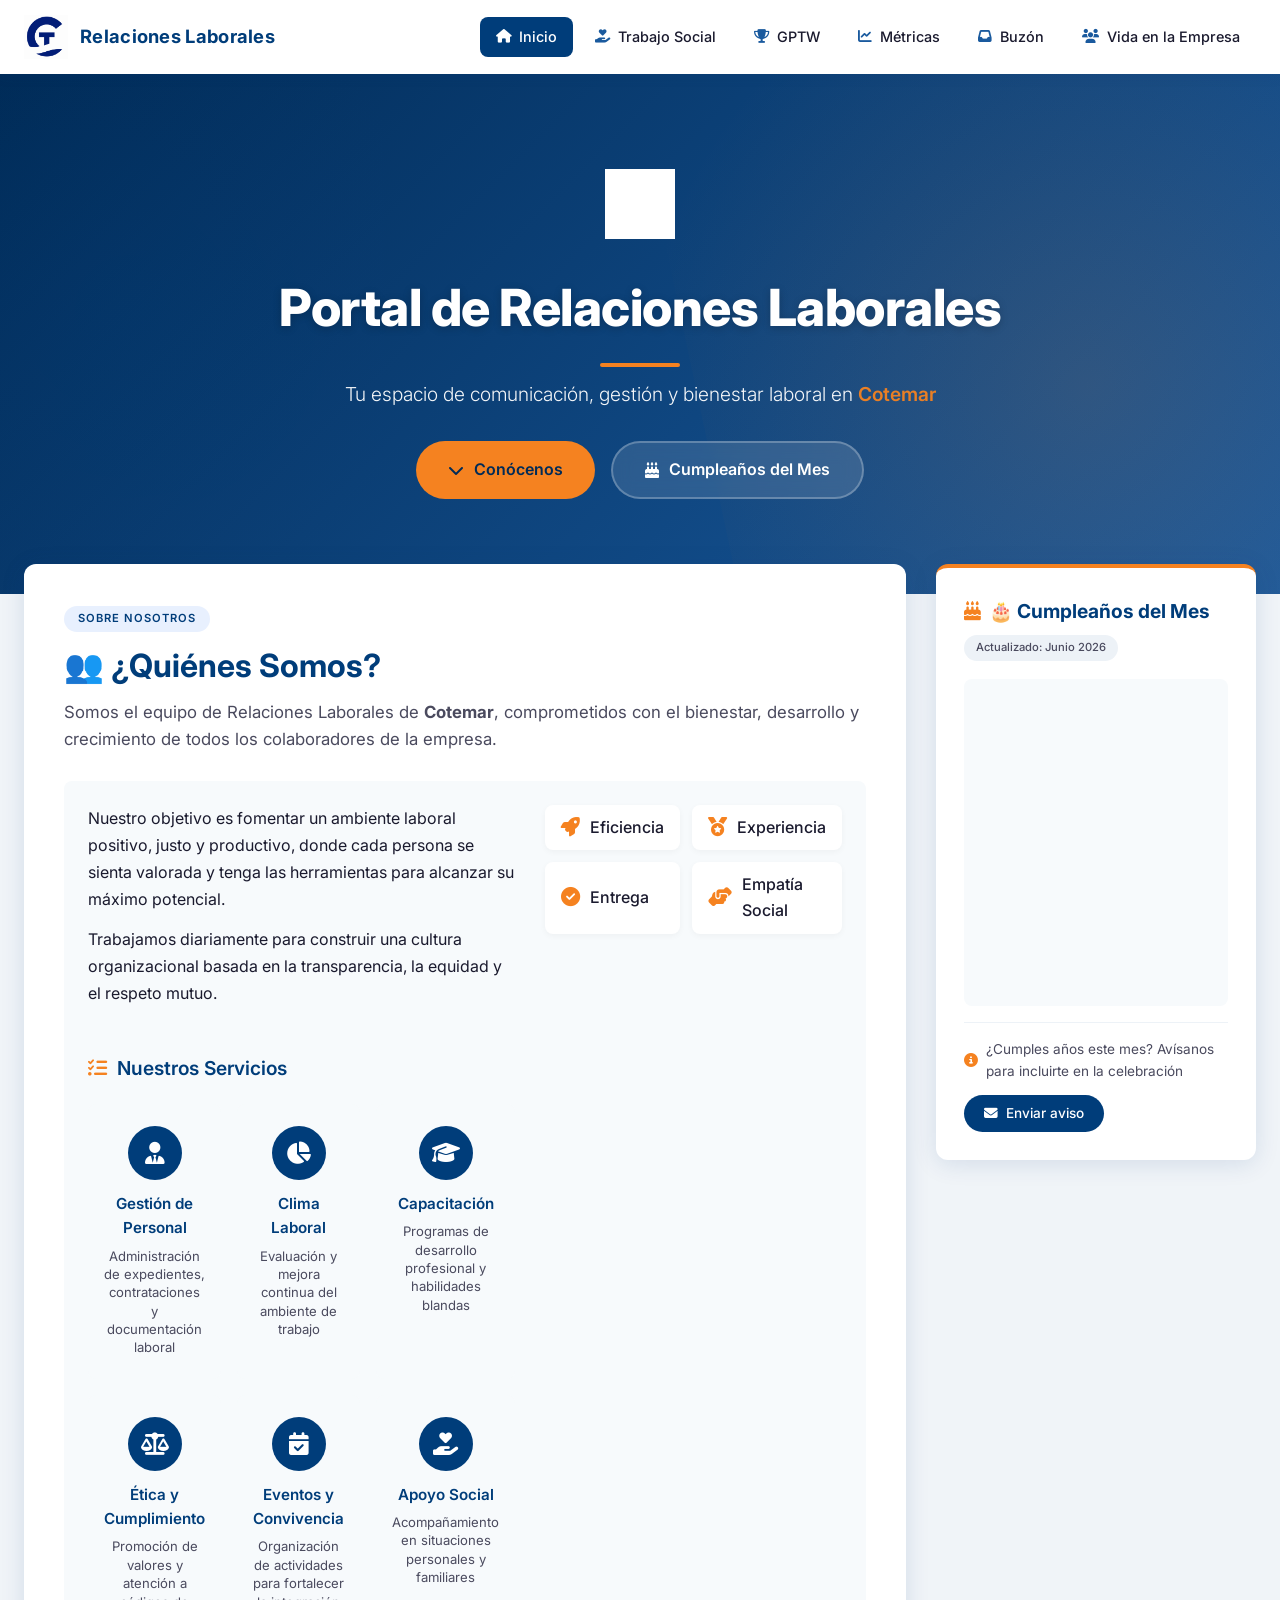
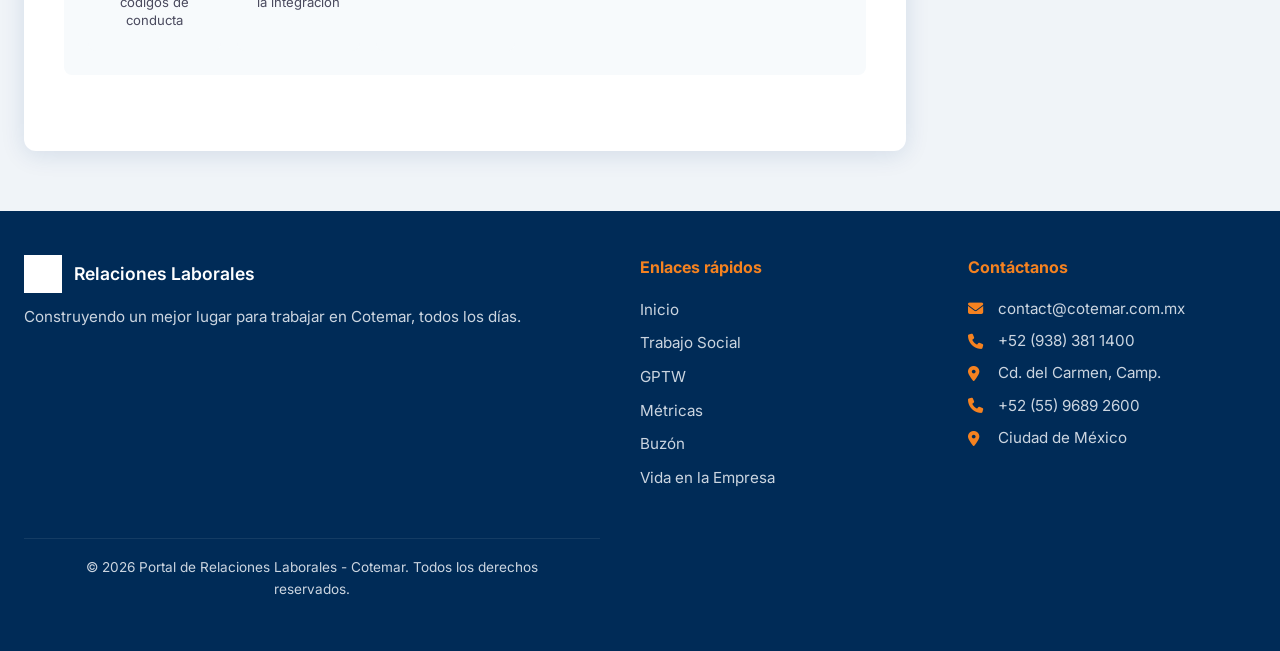
<file: index.html>
<!DOCTYPE html>
<html lang="es">
<head>
    <meta charset="UTF-8" />
    <meta name="viewport" content="width=device-width, initial-scale=1.0" />
    <title>Portal Cotemar | Relaciones Laborales</title>

    <link rel="preconnect" href="https://fonts.googleapis.com" />
    <link rel="preconnect" href="https://fonts.gstatic.com" crossorigin />
    <link href="https://fonts.googleapis.com/css2?family=Inter:wght@300;400;500;600;700;800;900&display=swap" rel="stylesheet" />

    <link rel="stylesheet" href="https://cdnjs.cloudflare.com/ajax/libs/font-awesome/6.5.0/css/all.min.css" />

    <link rel="stylesheet" href="css/styles.css" />
    <link rel="stylesheet" href="css/index.css" />
    <link rel="icon" type="image/png" href="assets/images/banner/logo-cotemar.png">
</head>
<body>

    <header class="main-header">
        <nav class="nav-container">
            <div class="nav-logo">
                <a href="index.html">
                    <img src="assets/images/banner/logo-cotemar.png" alt="Cotemar" class="logo-img" />
                    <span class="logo-text">Relaciones Laborales</span>
                </a>
            </div>

            <button class="nav-toggle" id="navToggle" aria-label="Abrir menú">
                <i class="fas fa-bars"></i>
            </button>

            <ul class="nav-menu" id="navMenu">
                <li><a href="index.html" class="active"><i class="fas fa-home"></i> Inicio</a></li>
                <li><a href="trabajo-social.html"><i class="fas fa-hand-holding-heart"></i> Trabajo Social</a></li>
                <li><a href="gptw.html"><i class="fas fa-trophy"></i> GPTW</a></li>
                <li><a href="metricas.html"><i class="fas fa-chart-line"></i> Métricas</a></li>
                <li><a href="buzon.html"><i class="fas fa-inbox"></i> Buzón</a></li>
                <li><a href="vida-empresa.html"><i class="fas fa-users"></i> Vida en la Empresa</a></li>
            </ul>
        </nav>
    </header>

    <section class="hero-banner">
        <div class="hero-overlay">
            <div class="hero-content">
                <div class="hero-logo-container">
                    <img src="assets/images/banner/logo-cotemar.png" alt="Cotemar" class="hero-logo" />
                </div>
                <h1 class="hero-title">Portal de Relaciones Laborales</h1>
                <p class="hero-subtitle">
                    Tu espacio de comunicación, gestión y bienestar laboral en <strong>Cotemar</strong>
                </p>
                <div class="hero-buttons">
                    <a href="#quienes-somos" class="btn-primary">
                        <i class="fas fa-chevron-down"></i> Conócenos
                    </a>
                    <a href="#cumpleanos" class="btn-secondary">
                        <i class="fas fa-birthday-cake"></i> Cumpleaños del Mes
                    </a>
                </div>
            </div>
        </div>
    </section>

    <main class="main-content">
        <div class="content-grid">

            <section class="section-quienes-somos" id="quienes-somos">
                <div class="section-header">
                    <span class="section-badge">Sobre Nosotros</span>
                    <h2 class="section-title">👥 ¿Quiénes Somos?</h2>
                    <p class="section-description">
                        Somos el equipo de Relaciones Laborales de <strong>Cotemar</strong>, comprometidos con el bienestar,
                        desarrollo y crecimiento de todos los colaboradores de la empresa.
                    </p>
                </div>

                <div class="equipo-descripcion">
                    <div class="equipo-texto">
                        <p>
                            Nuestro objetivo es fomentar un ambiente laboral positivo, justo y productivo,
                            donde cada persona se sienta valorada y tenga las herramientas para alcanzar su máximo potencial.
                        </p>
                        <p>
                            Trabajamos diariamente para construir una cultura organizacional basada en la transparencia,
                            la equidad y el respeto mutuo.
                        </p>
                    </div>
<div class="equipo-valores">
    <div class="valor-item">
        <i class="fas fa-rocket"></i>
        <span>Eficiencia</span>
    </div>
    <div class="valor-item">
        <i class="fas fa-medal"></i>
        <span>Experiencia</span>
    </div>
    <div class="valor-item">
        <i class="fas fa-check-circle"></i>
        <span>Entrega</span>
    </div>
    <div class="valor-item">
        <i class="fas fa-hands-helping"></i>
        <span>Empatía Social</span>
    </div>
</div>
                
                

                <div class="servicios-catalogo">
                    <h3 class="servicios-titulo">
                        <i class="fas fa-list-check"></i> Nuestros Servicios
                    </h3>
                    <div class="servicios-grid">
                        <div class="servicio-card">
                            <div class="servicio-icon"><i class="fas fa-user-tie"></i></div>
                            <h4>Gestión de Personal</h4>
                            <p>Administración de expedientes, contrataciones y documentación laboral</p>
                        </div>
                        <div class="servicio-card">
                            <div class="servicio-icon"><i class="fas fa-chart-pie"></i></div>
                            <h4>Clima Laboral</h4>
                            <p>Evaluación y mejora continua del ambiente de trabajo</p>
                        </div>
                        <div class="servicio-card">
                            <div class="servicio-icon"><i class="fas fa-graduation-cap"></i></div>
                            <h4>Capacitación</h4>
                            <p>Programas de desarrollo profesional y habilidades blandas</p>
                        </div>
                        <div class="servicio-card">
                            <div class="servicio-icon"><i class="fas fa-scale-balanced"></i></div>
                            <h4>Ética y Cumplimiento</h4>
                            <p>Promoción de valores y atención a códigos de conducta</p>
                        </div>
                        <div class="servicio-card">
                            <div class="servicio-icon"><i class="fas fa-calendar-check"></i></div>
                            <h4>Eventos y Convivencia</h4>
                            <p>Organización de actividades para fortalecer la integración</p>
                        </div>
                        <div class="servicio-card">
                            <div class="servicio-icon"><i class="fas fa-hand-holding-heart"></i></div>
                            <h4>Apoyo Social</h4>
                            <p>Acompañamiento en situaciones personales y familiares</p>
                        </div>
                    </div>
                </div>
            </section>

            <aside class="widget-cumpleanos" id="cumpleanos">
                <div class="widget-header">
                    <h3><i class="fas fa-birthday-cake"></i> 🎂 Cumpleaños del Mes</h3>
                    <span class="widget-badge">Actualizado: Junio 2026</span>
                </div>

                <div class="widget-content">
                    <div class="slides-embed">
                        <iframe
                            src="https://docs.google.com/presentation/d/e/TU_ID_DE_PRESENTACION/embed?start=true&loop=true&delayms=5000"
                            frameborder="0"
                            allowfullscreen="true"
                            mozallowfullscreen="true"
                            webkitallowfullscreen="true"
                            class="slides-frame">
                        </iframe>
                    </div>

                    <div class="widget-footer">
                        <p class="widget-nota">
                            <i class="fas fa-info-circle"></i>
                            ¿Cumples años este mes? Avísanos para incluirte en la celebración
                        </p>
                        <a href="#" class="btn-widget">
                            <i class="fas fa-envelope"></i> Enviar aviso
                        </a>
                    </div>
                </div>
            </aside>
        </div>
    </main>

    <footer class="main-footer">
        <div class="footer-container">
            <div class="footer-info">
                <div class="footer-logo">
                    <img src="assets/images/banner/logo-cotemar.png" alt="Cotemar" class="footer-logo-img" />
                    <span>Relaciones Laborales</span>
                </div>
                <p class="footer-desc">
                    Construyendo un mejor lugar para trabajar en Cotemar, todos los días.
                </p>
            </div>

            <div class="footer-links">
                <h4>Enlaces rápidos</h4>
                <ul>
                    <li><a href="index.html">Inicio</a></li>
                    <li><a href="trabajo-social.html">Trabajo Social</a></li>
                    <li><a href="gptw.html">GPTW</a></li>
                    <li><a href="metricas.html">Métricas</a></li>
                    <li><a href="buzon.html">Buzón</a></li>
                    <li><a href="vida-empresa.html">Vida en la Empresa</a></li>
                </ul>
            </div>
        <div class="footer-contact">
    <h4>Contáctanos</h4>
    <ul>
        <li><i class="fas fa-envelope"></i> contact@cotemar.com.mx</li>
        <li><i class="fas fa-phone"></i> +52 (938) 381 1400</li>
        <li><i class="fas fa-map-marker-alt"></i> Cd. del Carmen, Camp.</li>
        <li><i class="fas fa-phone"></i> +52 (55) 9689 2600</li>
        <li><i class="fas fa-map-marker-alt"></i> Ciudad de México</li>
    </ul>
</div>

        <div class="footer-bottom">
            <p>&copy; 2026 Portal de Relaciones Laborales - Cotemar. Todos los derechos reservados.</p>
        </div>
    </footer>

    <script src="js/main.js"></script>
    <script src="js/index.js"></script>
</body>
</html>
</file>
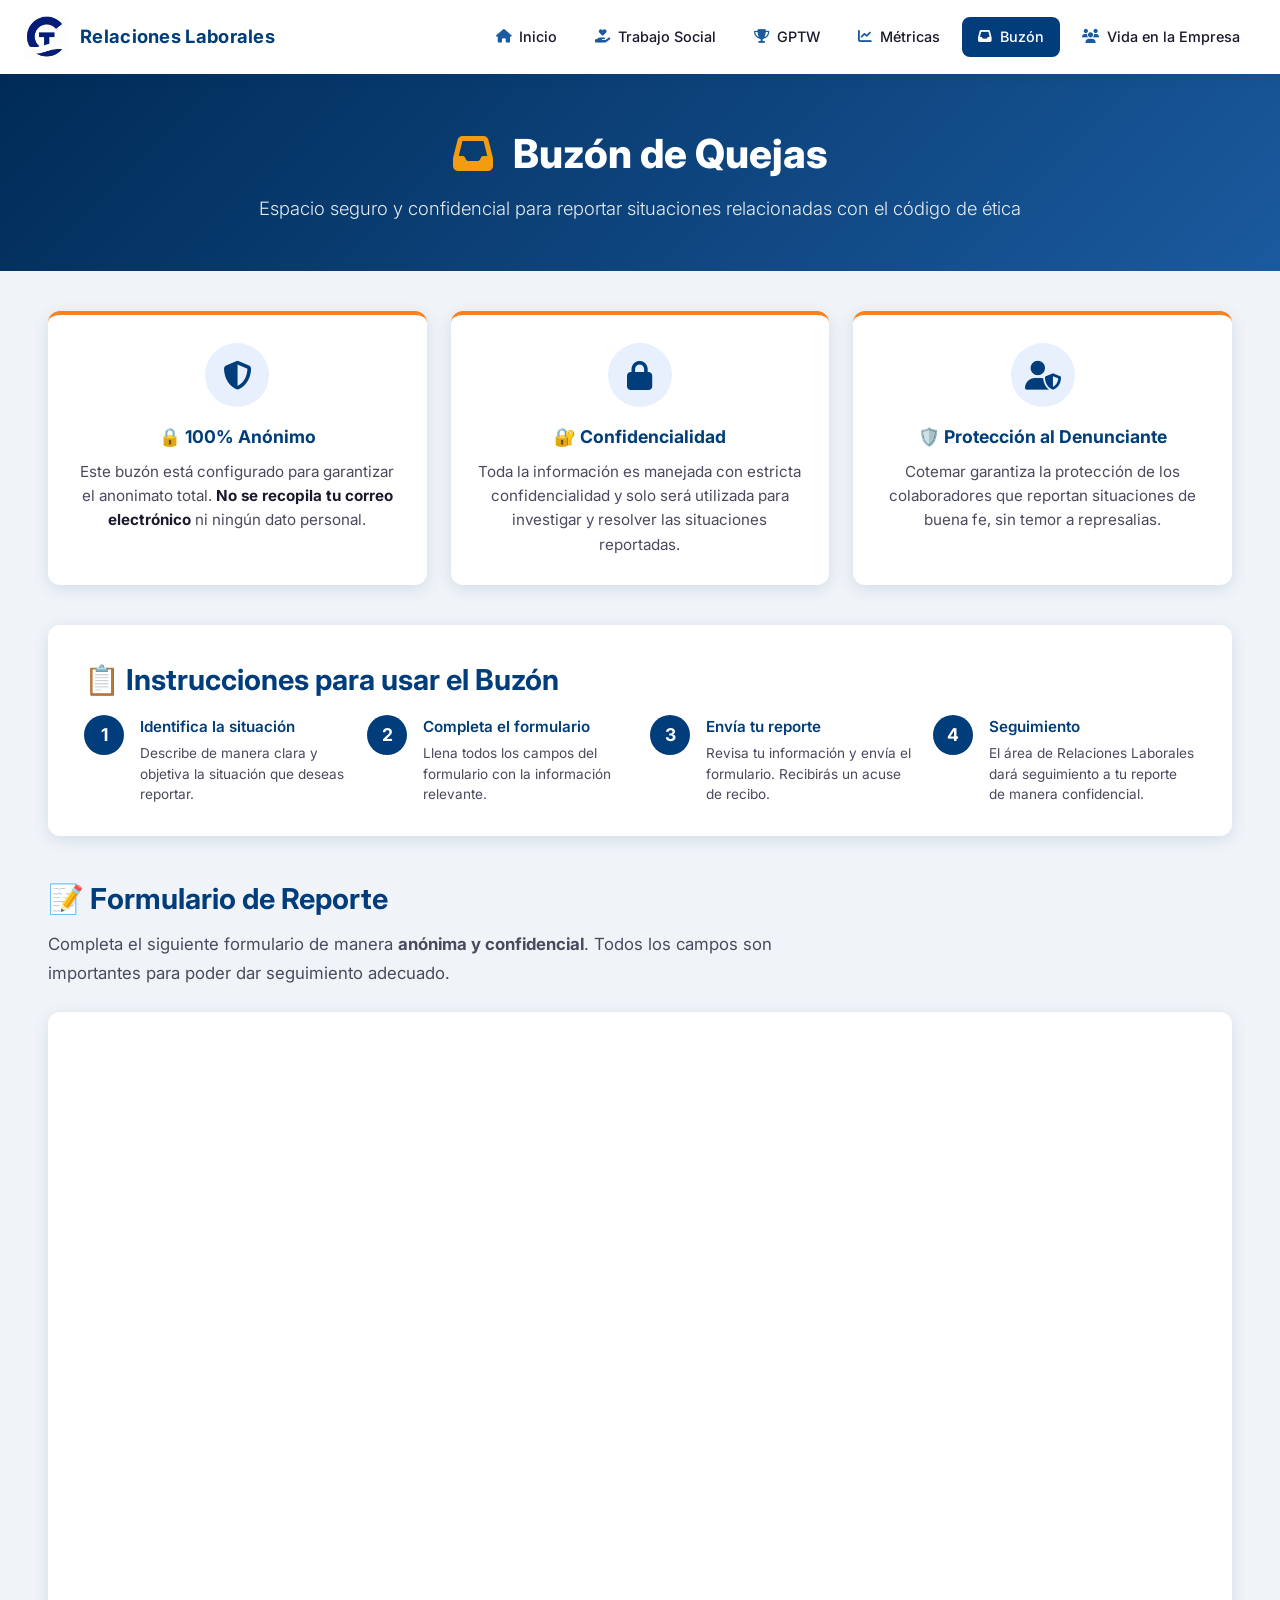
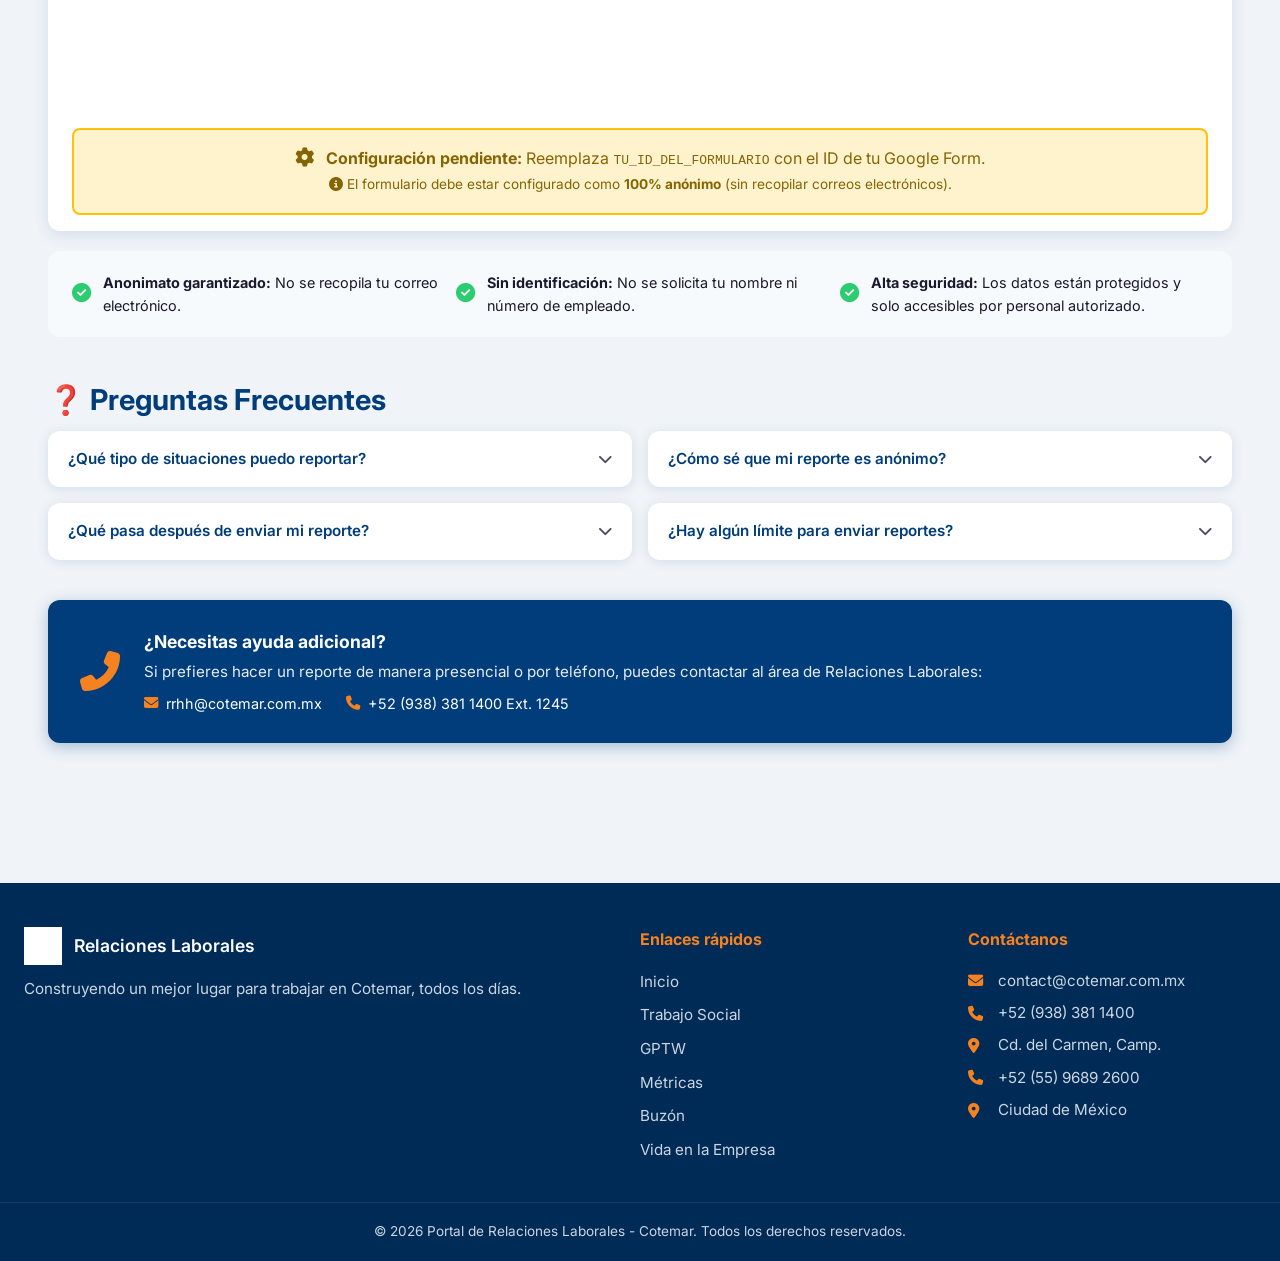
<file: buzon.html>
<!DOCTYPE html>
<html lang="es">
<head>
    <meta charset="UTF-8" />
    <meta name="viewport" content="width=device-width, initial-scale=1.0" />
    <title>Buzón de Quejas | Cotemar</title>

    <link rel="preconnect" href="https://fonts.googleapis.com" />
    <link rel="preconnect" href="https://fonts.gstatic.com" crossorigin />
    <link href="https://fonts.googleapis.com/css2?family=Inter:wght@300;400;500;600;700;800;900&display=swap" rel="stylesheet" />

    <link rel="stylesheet" href="https://cdnjs.cloudflare.com/ajax/libs/font-awesome/6.5.0/css/all.min.css" />


    <link rel="stylesheet" href="css/styles.css" />
    <link rel="stylesheet" href="css/buzon.css" />
</head>
<body>

    <header class="main-header">
        <nav class="nav-container">
            <div class="nav-logo">
                <a href="index.html">
                    <img src="assets/images/banner/logo-cotemar.png" alt="Cotemar" class="logo-img" />
                    <span class="logo-text">Relaciones Laborales</span>
                </a>
            </div>

            <button class="nav-toggle" id="navToggle" aria-label="Abrir menú">
                <i class="fas fa-bars"></i>
            </button>

            <ul class="nav-menu" id="navMenu">
                <li><a href="index.html"><i class="fas fa-home"></i> Inicio</a></li>
                <li><a href="trabajo-social.html"><i class="fas fa-hand-holding-heart"></i> Trabajo Social</a></li>
                <li><a href="gptw.html"><i class="fas fa-trophy"></i> GPTW</a></li>
                <li><a href="metricas.html"><i class="fas fa-chart-line"></i> Métricas</a></li>
                <li><a href="buzon.html" class="active"><i class="fas fa-inbox"></i> Buzón</a></li>
                <li><a href="vida-empresa.html"><i class="fas fa-users"></i> Vida en la Empresa</a></li>
            </ul>
        </nav>
    </header>

    <section class="page-header">
        <div class="page-header-content">
            <h1><i class="fas fa-inbox"></i> Buzón de Quejas</h1>
            <p>Espacio seguro y confidencial para reportar situaciones relacionadas con el código de ética</p>
        </div>
    </section>

    <main class="main-content">
        <div class="container">

            <section class="seccion-info">
                <div class="info-grid">
                    <div class="info-card seguridad">
                        <div class="info-icon">
                            <i class="fas fa-shield-alt"></i>
                        </div>
                        <h3>🔒 100% Anónimo</h3>
                        <p>
                            Este buzón está configurado para garantizar el anonimato total.
                            <strong>No se recopila tu correo electrónico</strong> ni ningún dato personal.
                        </p>
                    </div>

                    <div class="info-card confidencialidad">
                        <div class="info-icon">
                            <i class="fas fa-lock"></i>
                        </div>
                        <h3>🔐 Confidencialidad</h3>
                        <p>
                            Toda la información es manejada con estricta confidencialidad
                            y solo será utilizada para investigar y resolver las situaciones reportadas.
                        </p>
                    </div>

                    <div class="info-card proteccion">
                        <div class="info-icon">
                            <i class="fas fa-user-shield"></i>
                        </div>
                        <h3>🛡️ Protección al Denunciante</h3>
                        <p>
                            Cotemar garantiza la protección de los colaboradores que reportan
                            situaciones de buena fe, sin temor a represalias.
                        </p>
                    </div>
                </div>
            </section>

            <section class="seccion-instrucciones">
                <h2 class="section-title">📋 Instrucciones para usar el Buzón</h2>
                <div class="instrucciones-lista">
                    <div class="instruccion-paso">
                        <span class="paso-numero">1</span>
                        <div class="paso-contenido">
                            <h4>Identifica la situación</h4>
                            <p>Describe de manera clara y objetiva la situación que deseas reportar.</p>
                        </div>
                    </div>
                    <div class="instruccion-paso">
                        <span class="paso-numero">2</span>
                        <div class="paso-contenido">
                            <h4>Completa el formulario</h4>
                            <p>Llena todos los campos del formulario con la información relevante.</p>
                        </div>
                    </div>
                    <div class="instruccion-paso">
                        <span class="paso-numero">3</span>
                        <div class="paso-contenido">
                            <h4>Envía tu reporte</h4>
                            <p>Revisa tu información y envía el formulario. Recibirás un acuse de recibo.</p>
                        </div>
                    </div>
                    <div class="instruccion-paso">
                        <span class="paso-numero">4</span>
                        <div class="paso-contenido">
                            <h4>Seguimiento</h4>
                            <p>El área de Relaciones Laborales dará seguimiento a tu reporte de manera confidencial.</p>
                        </div>
                    </div>
                </div>
            </section>

            <section class="seccion-formulario">
                <h2 class="section-title">📝 Formulario de Reporte</h2>
                <p class="section-description">
                    Completa el siguiente formulario de manera <strong>anónima y confidencial</strong>.
                    Todos los campos son importantes para poder dar seguimiento adecuado.
                </p>
                <div class="formulario-container">
                    <div class="formulario-embed">
                        <iframe 
                            src="https://docs.google.com/forms/d/e/TU_ID_DEL_FORMULARIO/viewform?embedded=true"
                            frameborder="0"
                            marginheight="0"
                            marginwidth="0"
                            class="formulario-frame"
                            allowfullscreen>
                            Cargando formulario...
                        </iframe>
                    </div>

                    <div class="formulario-fallback">
                        <p>
                            <i class="fas fa-exclamation-triangle"></i>
                            Si el formulario no carga correctamente, 
                            <a href="https://docs.google.com/forms/d/e/TU_ID_DEL_FORMULARIO/viewform" target="_blank">
                                haz clic aquí para abrirlo en una nueva ventana
                            </a>
                        </p>
                    </div>
                </div>

                <div class="formulario-nota">
                    <div class="nota-item">
                        <i class="fas fa-check-circle" style="color: #2ecc71;"></i>
                        <span><strong>Anonimato garantizado:</strong> No se recopila tu correo electrónico.</span>
                    </div>
                    <div class="nota-item">
                        <i class="fas fa-check-circle" style="color: #2ecc71;"></i>
                        <span><strong>Sin identificación:</strong> No se solicita tu nombre ni número de empleado.</span>
                    </div>
                    <div class="nota-item">
                        <i class="fas fa-check-circle" style="color: #2ecc71;"></i>
                        <span><strong>Alta seguridad:</strong> Los datos están protegidos y solo accesibles por personal autorizado.</span>
                    </div>
                </div>
            </section>

            <section class="seccion-faq">
                <h2 class="section-title">❓ Preguntas Frecuentes</h2>

                <div class="faq-grid">
                    <div class="faq-item">
                        <div class="faq-pregunta">
                            <h4>¿Qué tipo de situaciones puedo reportar?</h4>
                            <i class="fas fa-chevron-down"></i>
                        </div>
                        <div class="faq-respuesta">
                            <p>
                                Puedes reportar cualquier situación que consideres una violación al código de ética,
                                conductas inapropiadas, acoso, discriminación, fraudes, o cualquier otra desviación
                                que afecte el ambiente laboral.
                            </p>
                        </div>
                    </div>

                    <div class="faq-item">
                        <div class="faq-pregunta">
                            <h4>¿Cómo sé que mi reporte es anónimo?</h4>
                            <i class="fas fa-chevron-down"></i>
                        </div>
                        <div class="faq-respuesta">
                            <p>
                                El formulario está configurado para no recopilar direcciones de correo electrónico
                                ni ningún dato personal. Tampoco se registra la IP del usuario que envía el reporte.
                            </p>
                        </div>
                    </div>

                    <div class="faq-item">
                        <div class="faq-pregunta">
                            <h4>¿Qué pasa después de enviar mi reporte?</h4>
                            <i class="fas fa-chevron-down"></i>
                        </div>
                        <div class="faq-respuesta">
                            <p>
                                El área de Relaciones Laborales revisará tu reporte de manera confidencial,
                                realizará las investigaciones necesarias y tomará las acciones correspondientes.
                                No podremos contactarte directamente (por el anonimato), pero daremos seguimiento
                                a todos los reportes recibidos.
                            </p>
                        </div>
                    </div>

                    <div class="faq-item">
                        <div class="faq-pregunta">
                            <h4>¿Hay algún límite para enviar reportes?</h4>
                            <i class="fas fa-chevron-down"></i>
                        </div>
                        <div class="faq-respuesta">
                            <p>
                                No hay límite. Puedes enviar cuantos reportes consideres necesarios.
                                Todos serán tratados con la misma seriedad y confidencialidad.
                            </p>
                        </div>
                    </div>
                </div>
            </section>

            <section class="seccion-contacto-respaldo">
                <div class="contacto-respaldo-card">
                    <i class="fas fa-phone-alt"></i>
                    <div>
                        <h4>¿Necesitas ayuda adicional?</h4>
                        <p>
                            Si prefieres hacer un reporte de manera presencial o por teléfono,
                            puedes contactar al área de Relaciones Laborales:
                        </p>
                        <div class="contacto-respaldo-datos">
                            <span><i class="fas fa-envelope"></i> rrhh@cotemar.com.mx</span>
                            <span><i class="fas fa-phone"></i> +52 (938) 381 1400 Ext. 1245</span>
                        </div>
                    </div>
                </div>
            </section>

        </div>
    </main>

    <footer class="main-footer">
        <div class="footer-container">
            <div class="footer-info">
                <div class="footer-logo">
                    <img src="assets/images/banner/logo-cotemar.png" alt="Cotemar" class="footer-logo-img" />
                    <span>Relaciones Laborales</span>
                </div>
                <p class="footer-desc">
                    Construyendo un mejor lugar para trabajar en Cotemar, todos los días.
                </p>
            </div>

            <div class="footer-links">
                <h4>Enlaces rápidos</h4>
                <ul>
                    <li><a href="index.html">Inicio</a></li>
                    <li><a href="trabajo-social.html">Trabajo Social</a></li>
                    <li><a href="gptw.html">GPTW</a></li>
                    <li><a href="metricas.html">Métricas</a></li>
                    <li><a href="buzon.html">Buzón</a></li>
                    <li><a href="vida-empresa.html">Vida en la Empresa</a></li>
                </ul>
            </div>

            <div class="footer-contact">
                <h4>Contáctanos</h4>
                <ul>
                    <li><i class="fas fa-envelope"></i> contact@cotemar.com.mx</li>
                    <li><i class="fas fa-phone"></i> +52 (938) 381 1400</li>
                    <li><i class="fas fa-map-marker-alt"></i> Cd. del Carmen, Camp.</li>
                    <li><i class="fas fa-phone"></i> +52 (55) 9689 2600</li>
                    <li><i class="fas fa-map-marker-alt"></i> Ciudad de México</li>
                </ul>
            </div>
        </div>

        <div class="footer-bottom">
            <p>&copy; 2026 Portal de Relaciones Laborales - Cotemar. Todos los derechos reservados.</p>
        </div>
    </footer>

    <script src="js/main.js"></script>
    <script src="js/buzon.js"></script>
</body>
</html>
</file>
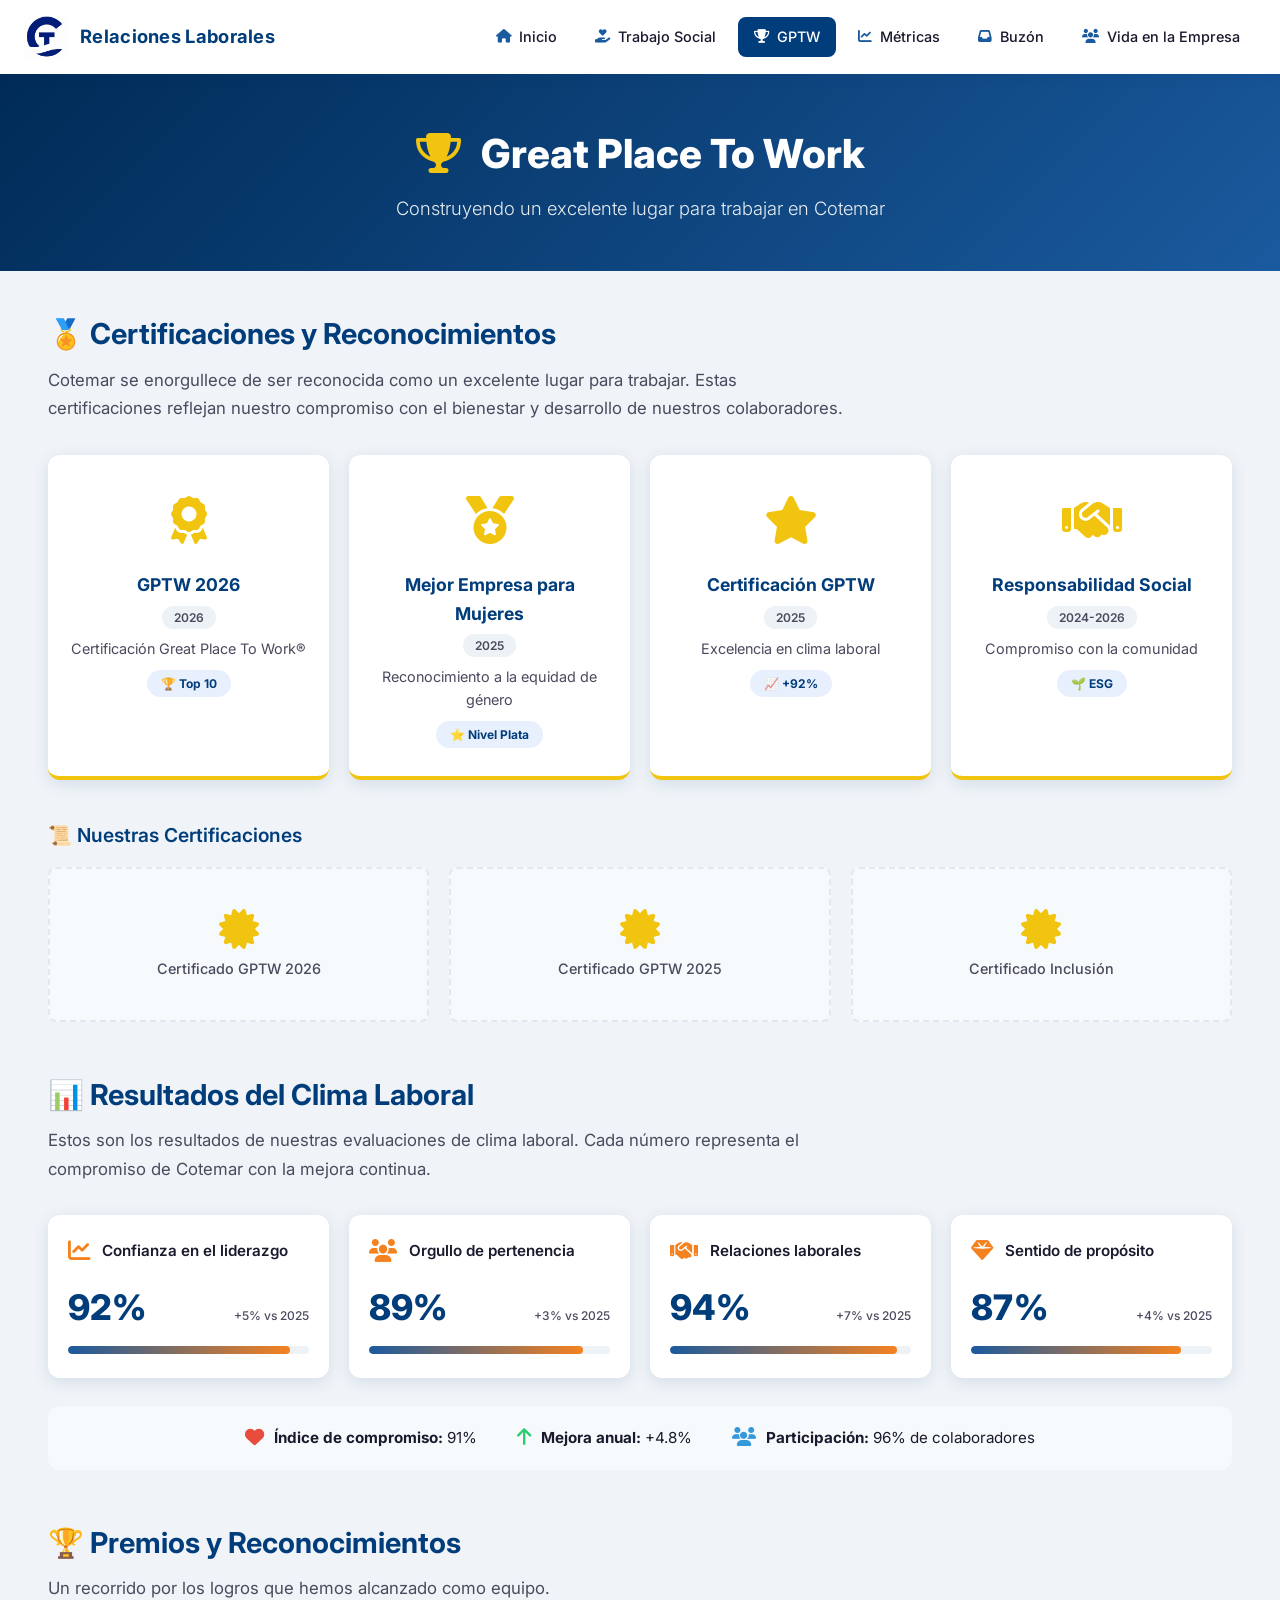
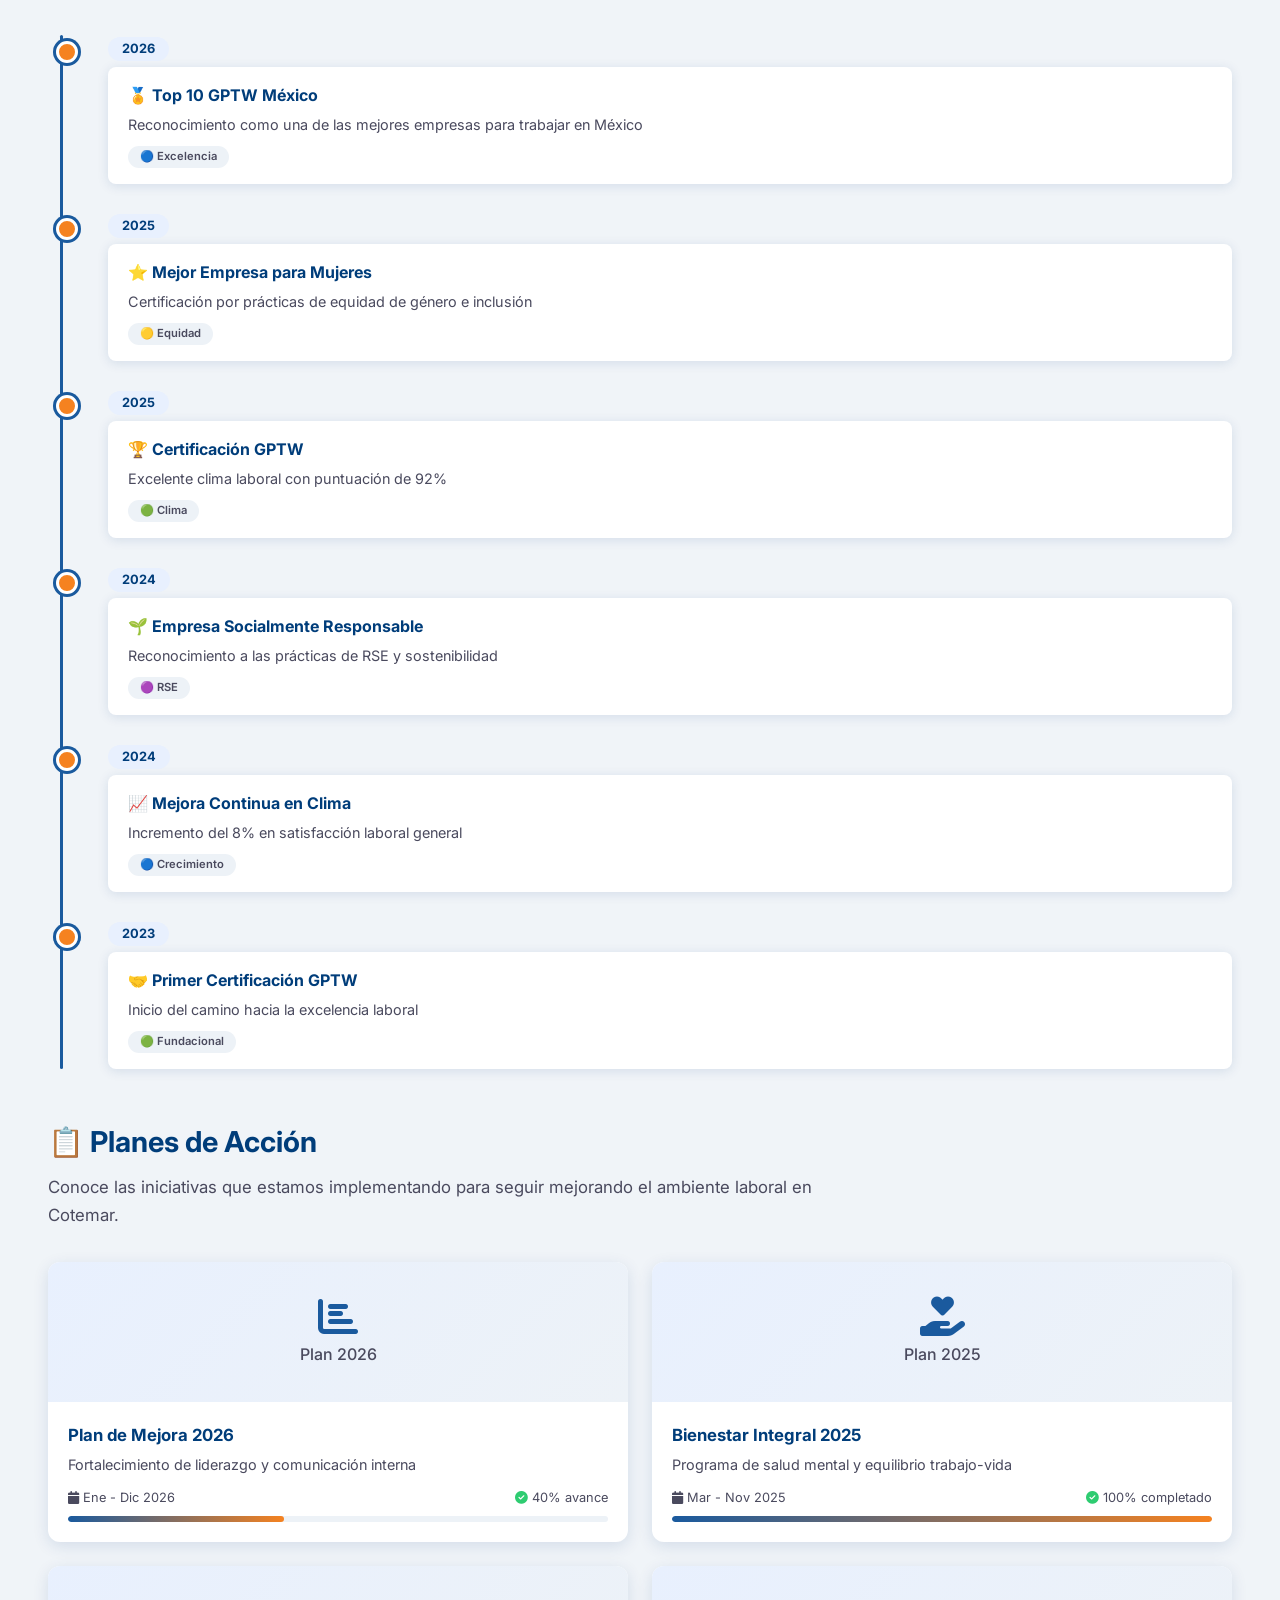
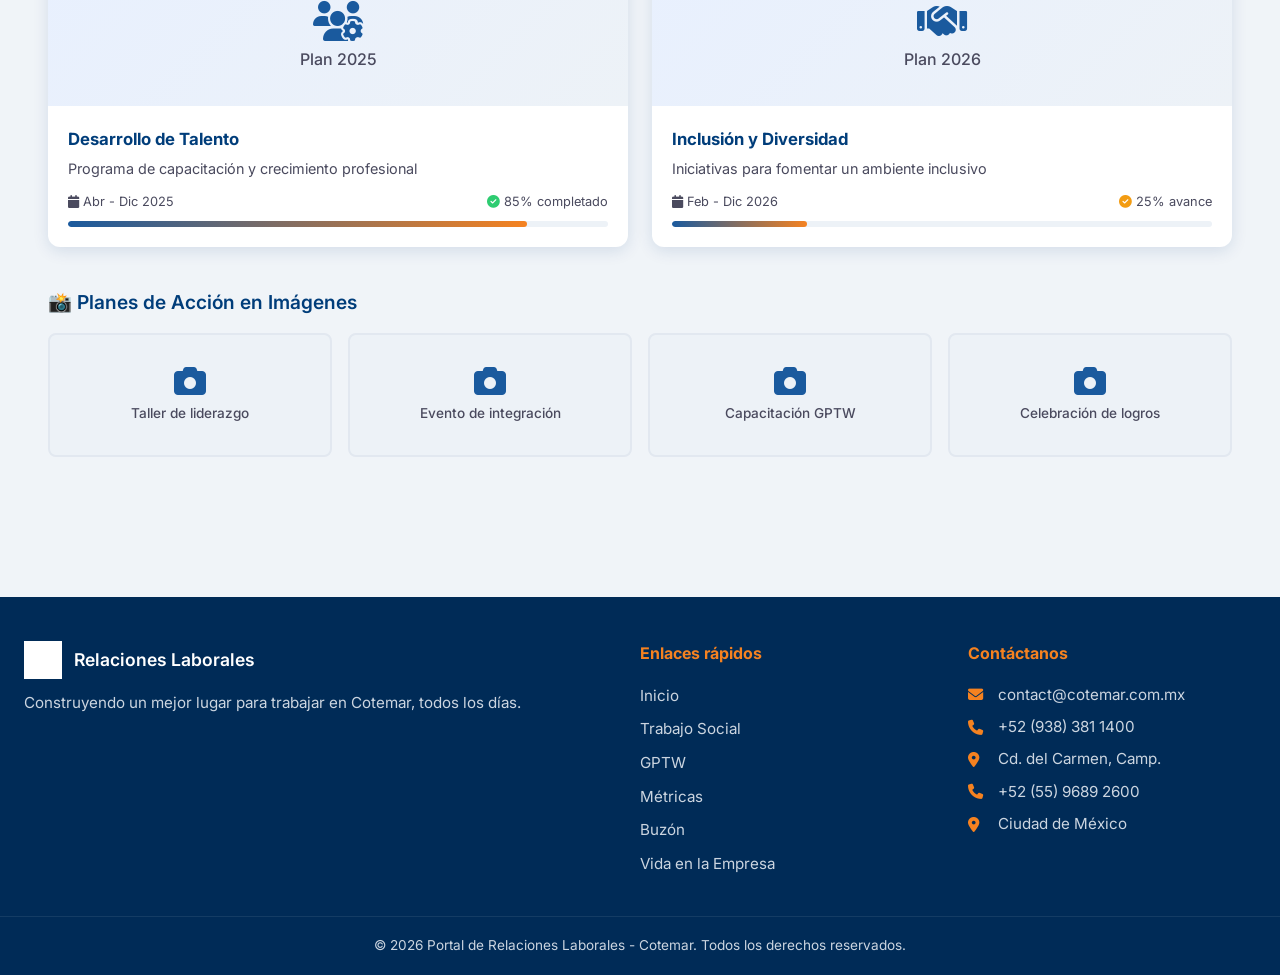
<file: gptw.html>
<!DOCTYPE html>
<html lang="es">
<head>
    <meta charset="UTF-8" />
    <meta name="viewport" content="width=device-width, initial-scale=1.0" />
    <title>Great Place To Work | Cotemar</title>

    <link rel="preconnect" href="https://fonts.googleapis.com" />
    <link rel="preconnect" href="https://fonts.gstatic.com" crossorigin />
    <link href="https://fonts.googleapis.com/css2?family=Inter:wght@300;400;500;600;700;800;900&display=swap" rel="stylesheet" />

    <link rel="stylesheet" href="https://cdnjs.cloudflare.com/ajax/libs/font-awesome/6.5.0/css/all.min.css" />

    <link rel="stylesheet" href="css/styles.css" />
    <link rel="stylesheet" href="css/gptw.css" />
</head>
<body>

    <header class="main-header">
        <nav class="nav-container">
            <div class="nav-logo">
                <a href="index.html">
                    <img src="assets/images/banner/logo-cotemar.png" alt="Cotemar" class="logo-img" />
                    <span class="logo-text">Relaciones Laborales</span>
                </a>
            </div>

            <button class="nav-toggle" id="navToggle" aria-label="Abrir menú">
                <i class="fas fa-bars"></i>
            </button>

            <ul class="nav-menu" id="navMenu">
                <li><a href="index.html"><i class="fas fa-home"></i> Inicio</a></li>
                <li><a href="trabajo-social.html"><i class="fas fa-hand-holding-heart"></i> Trabajo Social</a></li>
                <li><a href="gptw.html" class="active"><i class="fas fa-trophy"></i> GPTW</a></li>
                <li><a href="metricas.html"><i class="fas fa-chart-line"></i> Métricas</a></li>
                <li><a href="buzon.html"><i class="fas fa-inbox"></i> Buzón</a></li>
                <li><a href="vida-empresa.html"><i class="fas fa-users"></i> Vida en la Empresa</a></li>
            </ul>
        </nav>
    </header>

    <section class="page-header">
        <div class="page-header-content">
            <h1><i class="fas fa-trophy"></i> Great Place To Work</h1>
            <p>Construyendo un excelente lugar para trabajar en Cotemar</p>
        </div>
    </section>

    <main class="main-content">
        <div class="container">

            <section class="seccion-insignias">
                <h2 class="section-title">🏅 Certificaciones y Reconocimientos</h2>
                <p class="section-description">
                    Cotemar se enorgullece de ser reconocida como un excelente lugar para trabajar.
                    Estas certificaciones reflejan nuestro compromiso con el bienestar y desarrollo de nuestros colaboradores.
                </p>

                <div class="insignias-grid">
                    <div class="insignia-card">
                        <div class="insignia-icon">
                            <i class="fas fa-award"></i>
                        </div>
                        <h3>GPTW 2026</h3>
                        <span class="insignia-ano">2026</span>
                        <p>Certificación Great Place To Work®</p>
                        <span class="insignia-badge">🏆 Top 10</span>
                    </div>

                    <div class="insignia-card">
                        <div class="insignia-icon">
                            <i class="fas fa-medal"></i>
                        </div>
                        <h3>Mejor Empresa para Mujeres</h3>
                        <span class="insignia-ano">2025</span>
                        <p>Reconocimiento a la equidad de género</p>
                        <span class="insignia-badge">⭐ Nivel Plata</span>
                    </div>

                    <div class="insignia-card">
                        <div class="insignia-icon">
                            <i class="fas fa-star"></i>
                        </div>
                        <h3>Certificación GPTW</h3>
                        <span class="insignia-ano">2025</span>
                        <p>Excelencia en clima laboral</p>
                        <span class="insignia-badge">📈 +92%</span>
                    </div>

                    <div class="insignia-card">
                        <div class="insignia-icon">
                            <i class="fas fa-handshake"></i>
                        </div>
                        <h3>Responsabilidad Social</h3>
                        <span class="insignia-ano">2024-2026</span>
                        <p>Compromiso con la comunidad</p>
                        <span class="insignia-badge">🌱 ESG</span>
                    </div>
                </div>

                <div class="certificados-visuales">
                    <h3 class="visuales-titulo">📜 Nuestras Certificaciones</h3>
                    <div class="certificados-grid">
                        <div class="certificado-item">
                            <div class="certificado-placeholder">
                                <i class="fas fa-certificate"></i>
                                <span>Certificado GPTW 2026</span>
                            </div>
                        </div>
                        <div class="certificado-item">
                            <div class="certificado-placeholder">
                                <i class="fas fa-certificate"></i>
                                <span>Certificado GPTW 2025</span>
                            </div>
                        </div>
                        <div class="certificado-item">
                            <div class="certificado-placeholder">
                                <i class="fas fa-certificate"></i>
                                <span>Certificado Inclusión</span>
                            </div>
                        </div>
                    </div>
                </div>
            </section>

            <section class="seccion-resultados">
                <h2 class="section-title">📊 Resultados del Clima Laboral</h2>
                <p class="section-description">
                    Estos son los resultados de nuestras evaluaciones de clima laboral.
                    Cada número representa el compromiso de Cotemar con la mejora continua.
                </p>

                <div class="resultados-grid">
                    <div class="resultado-card">
                        <div class="resultado-header">
                            <i class="fas fa-chart-line"></i>
                            <h3>Confianza en el liderazgo</h3>
                        </div>
                        <div class="resultado-body">
                            <div class="resultado-valor">
                                <span class="numero">92%</span>
                                <span class="label">+5% vs 2025</span>
                            </div>
                            <div class="barra-progreso">
                                <div class="barra-fill" style="width: 92%;"></div>
                            </div>
                        </div>
                    </div>

                    <div class="resultado-card">
                        <div class="resultado-header">
                            <i class="fas fa-users"></i>
                            <h3>Orgullo de pertenencia</h3>
                        </div>
                        <div class="resultado-body">
                            <div class="resultado-valor">
                                <span class="numero">89%</span>
                                <span class="label">+3% vs 2025</span>
                            </div>
                            <div class="barra-progreso">
                                <div class="barra-fill" style="width: 89%;"></div>
                            </div>
                        </div>
                    </div>

                    <div class="resultado-card">
                        <div class="resultado-header">
                            <i class="fas fa-handshake"></i>
                            <h3>Relaciones laborales</h3>
                        </div>
                        <div class="resultado-body">
                            <div class="resultado-valor">
                                <span class="numero">94%</span>
                                <span class="label">+7% vs 2025</span>
                            </div>
                            <div class="barra-progreso">
                                <div class="barra-fill" style="width: 94%;"></div>
                            </div>
                        </div>
                    </div>

                    <div class="resultado-card">
                        <div class="resultado-header">
                            <i class="fas fa-gem"></i>
                            <h3>Sentido de propósito</h3>
                        </div>
                        <div class="resultado-body">
                            <div class="resultado-valor">
                                <span class="numero">87%</span>
                                <span class="label">+4% vs 2025</span>
                            </div>
                            <div class="barra-progreso">
                                <div class="barra-fill" style="width: 87%;"></div>
                            </div>
                        </div>
                    </div>
                </div>

                <div class="resultados-resumen">
                    <div class="resumen-item">
                        <i class="fas fa-heart" style="color: #e74c3c;"></i>
                        <span><strong>Índice de compromiso:</strong> 91%</span>
                    </div>
                    <div class="resumen-item">
                        <i class="fas fa-arrow-up" style="color: #2ecc71;"></i>
                        <span><strong>Mejora anual:</strong> +4.8%</span>
                    </div>
                    <div class="resumen-item">
                        <i class="fas fa-users" style="color: #3498db;"></i>
                        <span><strong>Participación:</strong> 96% de colaboradores</span>
                    </div>
                </div>
            </section>

            <section class="seccion-premios">
                <h2 class="section-title">🏆 Premios y Reconocimientos</h2>
                <p class="section-description">
                    Un recorrido por los logros que hemos alcanzado como equipo.
                </p>

                <div class="premios-timeline">
                    <div class="timeline-item">
                        <div class="timeline-ano">2026</div>
                        <div class="timeline-content">
                            <h4>🏅 Top 10 GPTW México</h4>
                            <p>Reconocimiento como una de las mejores empresas para trabajar en México</p>
                            <span class="timeline-tag">🔵 Excelencia</span>
                        </div>
                    </div>

                    <div class="timeline-item">
                        <div class="timeline-ano">2025</div>
                        <div class="timeline-content">
                            <h4>⭐ Mejor Empresa para Mujeres</h4>
                            <p>Certificación por prácticas de equidad de género e inclusión</p>
                            <span class="timeline-tag">🟡 Equidad</span>
                        </div>
                    </div>

                    <div class="timeline-item">
                        <div class="timeline-ano">2025</div>
                        <div class="timeline-content">
                            <h4>🏆 Certificación GPTW</h4>
                            <p>Excelente clima laboral con puntuación de 92%</p>
                            <span class="timeline-tag">🟢 Clima</span>
                        </div>
                    </div>

                    <div class="timeline-item">
                        <div class="timeline-ano">2024</div>
                        <div class="timeline-content">
                            <h4>🌱 Empresa Socialmente Responsable</h4>
                            <p>Reconocimiento a las prácticas de RSE y sostenibilidad</p>
                            <span class="timeline-tag">🟣 RSE</span>
                        </div>
                    </div>

                    <div class="timeline-item">
                        <div class="timeline-ano">2024</div>
                        <div class="timeline-content">
                            <h4>📈 Mejora Continua en Clima</h4>
                            <p>Incremento del 8% en satisfacción laboral general</p>
                            <span class="timeline-tag">🔵 Crecimiento</span>
                        </div>
                    </div>

                    <div class="timeline-item">
                        <div class="timeline-ano">2023</div>
                        <div class="timeline-content">
                            <h4>🤝 Primer Certificación GPTW</h4>
                            <p>Inicio del camino hacia la excelencia laboral</p>
                            <span class="timeline-tag">🟢 Fundacional</span>
                        </div>
                    </div>
                </div>
            </section>

            <section class="seccion-planes">
                <h2 class="section-title">📋 Planes de Acción</h2>
                <p class="section-description">
                    Conoce las iniciativas que estamos implementando para seguir mejorando
                    el ambiente laboral en Cotemar.
                </p>

                <div class="planes-grid">
                    <div class="plan-card">
                        <div class="plan-imagen">
                            <div class="plan-placeholder">
                                <i class="fas fa-chart-bar"></i>
                                <span>Plan 2026</span>
                            </div>
                        </div>
                        <div class="plan-info">
                            <h4>Plan de Mejora 2026</h4>
                            <p>Fortalecimiento de liderazgo y comunicación interna</p>
                            <div class="plan-meta">
                                <span><i class="fas fa-calendar"></i> Ene - Dic 2026</span>
                                <span><i class="fas fa-check-circle" style="color: #2ecc71;"></i> 40% avance</span>
                            </div>
                            <div class="plan-progreso">
                                <div class="plan-fill" style="width: 40%;"></div>
                            </div>
                        </div>
                    </div>

                    <div class="plan-card">
                        <div class="plan-imagen">
                            <div class="plan-placeholder">
                                <i class="fas fa-hand-holding-heart"></i>
                                <span>Plan 2025</span>
                            </div>
                        </div>
                        <div class="plan-info">
                            <h4>Bienestar Integral 2025</h4>
                            <p>Programa de salud mental y equilibrio trabajo-vida</p>
                            <div class="plan-meta">
                                <span><i class="fas fa-calendar"></i> Mar - Nov 2025</span>
                                <span><i class="fas fa-check-circle" style="color: #2ecc71;"></i> 100% completado</span>
                            </div>
                            <div class="plan-progreso">
                                <div class="plan-fill" style="width: 100%;"></div>
                            </div>
                        </div>
                    </div>

                    <div class="plan-card">
                        <div class="plan-imagen">
                            <div class="plan-placeholder">
                                <i class="fas fa-users-cog"></i>
                                <span>Plan 2025</span>
                            </div>
                        </div>
                        <div class="plan-info">
                            <h4>Desarrollo de Talento</h4>
                            <p>Programa de capacitación y crecimiento profesional</p>
                            <div class="plan-meta">
                                <span><i class="fas fa-calendar"></i> Abr - Dic 2025</span>
                                <span><i class="fas fa-check-circle" style="color: #2ecc71;"></i> 85% completado</span>
                            </div>
                            <div class="plan-progreso">
                                <div class="plan-fill" style="width: 85%;"></div>
                            </div>
                        </div>
                    </div>

                    <div class="plan-card">
                        <div class="plan-imagen">
                            <div class="plan-placeholder">
                                <i class="fas fa-handshake"></i>
                                <span>Plan 2026</span>
                            </div>
                        </div>
                        <div class="plan-info">
                            <h4>Inclusión y Diversidad</h4>
                            <p>Iniciativas para fomentar un ambiente inclusivo</p>
                            <div class="plan-meta">
                                <span><i class="fas fa-calendar"></i> Feb - Dic 2026</span>
                                <span><i class="fas fa-check-circle" style="color: #f39c12;"></i> 25% avance</span>
                            </div>
                            <div class="plan-progreso">
                                <div class="plan-fill" style="width: 25%;"></div>
                            </div>
                        </div>
                    </div>
                </div>

                <div class="planes-fotos">
                    <h3 class="fotos-titulo">📸 Planes de Acción en Imágenes</h3>
                    <div class="fotos-grid">
                        <div class="foto-item">
                            <div class="foto-placeholder">
                                <i class="fas fa-camera"></i>
                                <span>Taller de liderazgo</span>
                            </div>
                        </div>
                        <div class="foto-item">
                            <div class="foto-placeholder">
                                <i class="fas fa-camera"></i>
                                <span>Evento de integración</span>
                            </div>
                        </div>
                        <div class="foto-item">
                            <div class="foto-placeholder">
                                <i class="fas fa-camera"></i>
                                <span>Capacitación GPTW</span>
                            </div>
                        </div>
                        <div class="foto-item">
                            <div class="foto-placeholder">
                                <i class="fas fa-camera"></i>
                                <span>Celebración de logros</span>
                            </div>
                        </div>
                    </div>
                </div>
            </section>

        </div>
    </main>

    <footer class="main-footer">
        <div class="footer-container">
            <div class="footer-info">
                <div class="footer-logo">
                    <img src="assets/images/banner/logo-cotemar.png" alt="Cotemar" class="footer-logo-img" />
                    <span>Relaciones Laborales</span>
                </div>
                <p class="footer-desc">
                    Construyendo un mejor lugar para trabajar en Cotemar, todos los días.
                </p>
            </div>

            <div class="footer-links">
                <h4>Enlaces rápidos</h4>
                <ul>
                    <li><a href="index.html">Inicio</a></li>
                    <li><a href="trabajo-social.html">Trabajo Social</a></li>
                    <li><a href="gptw.html">GPTW</a></li>
                    <li><a href="metricas.html">Métricas</a></li>
                    <li><a href="buzon.html">Buzón</a></li>
                    <li><a href="vida-empresa.html">Vida en la Empresa</a></li>
                </ul>
            </div>

            <div class="footer-contact">
                <h4>Contáctanos</h4>
                <ul>
                    <li><i class="fas fa-envelope"></i> contact@cotemar.com.mx</li>
                    <li><i class="fas fa-phone"></i> +52 (938) 381 1400</li>
                    <li><i class="fas fa-map-marker-alt"></i> Cd. del Carmen, Camp.</li>
                    <li><i class="fas fa-phone"></i> +52 (55) 9689 2600</li>
                    <li><i class="fas fa-map-marker-alt"></i> Ciudad de México</li>
                </ul>
            </div>
        </div>

        <div class="footer-bottom">
            <p>&copy; 2026 Portal de Relaciones Laborales - Cotemar. Todos los derechos reservados.</p>
        </div>
    </footer>

    <script src="js/main.js"></script>
    <script src="js/gptw.js"></script>
</body>
</html>
</file>
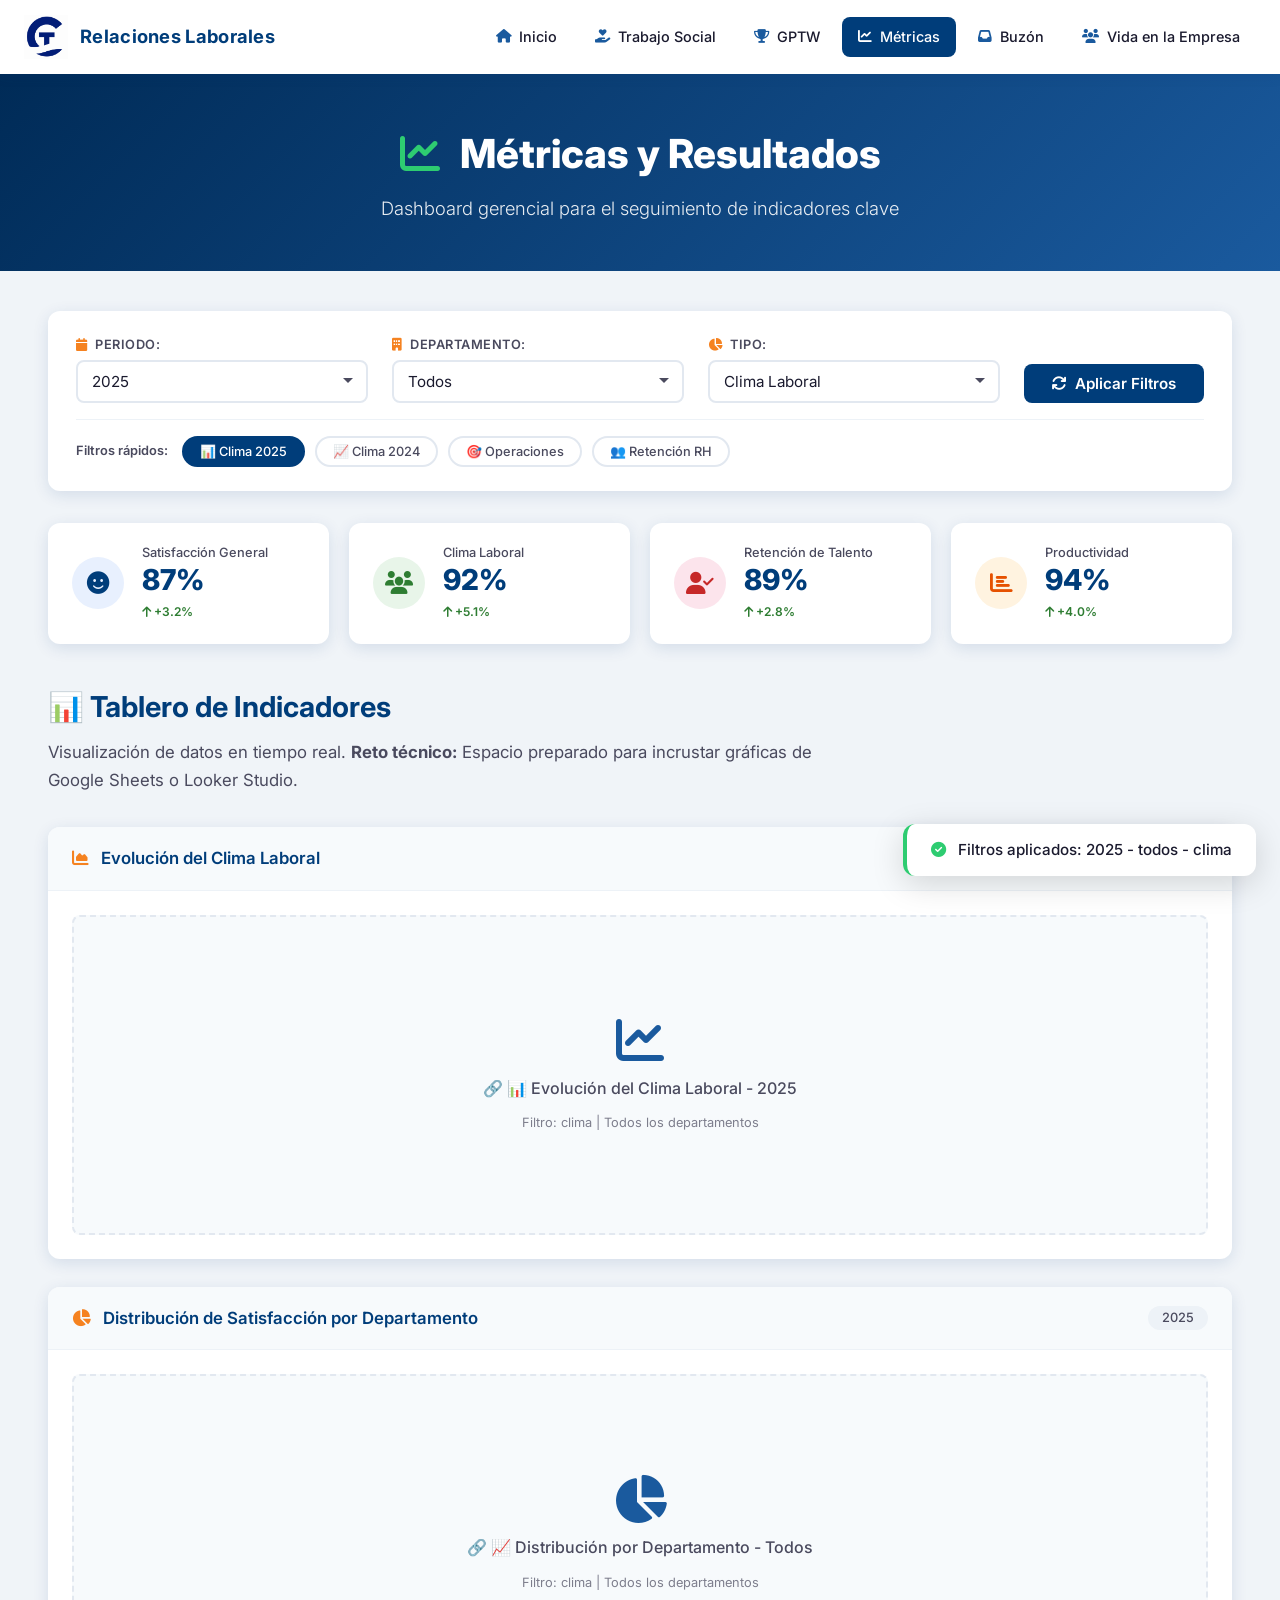
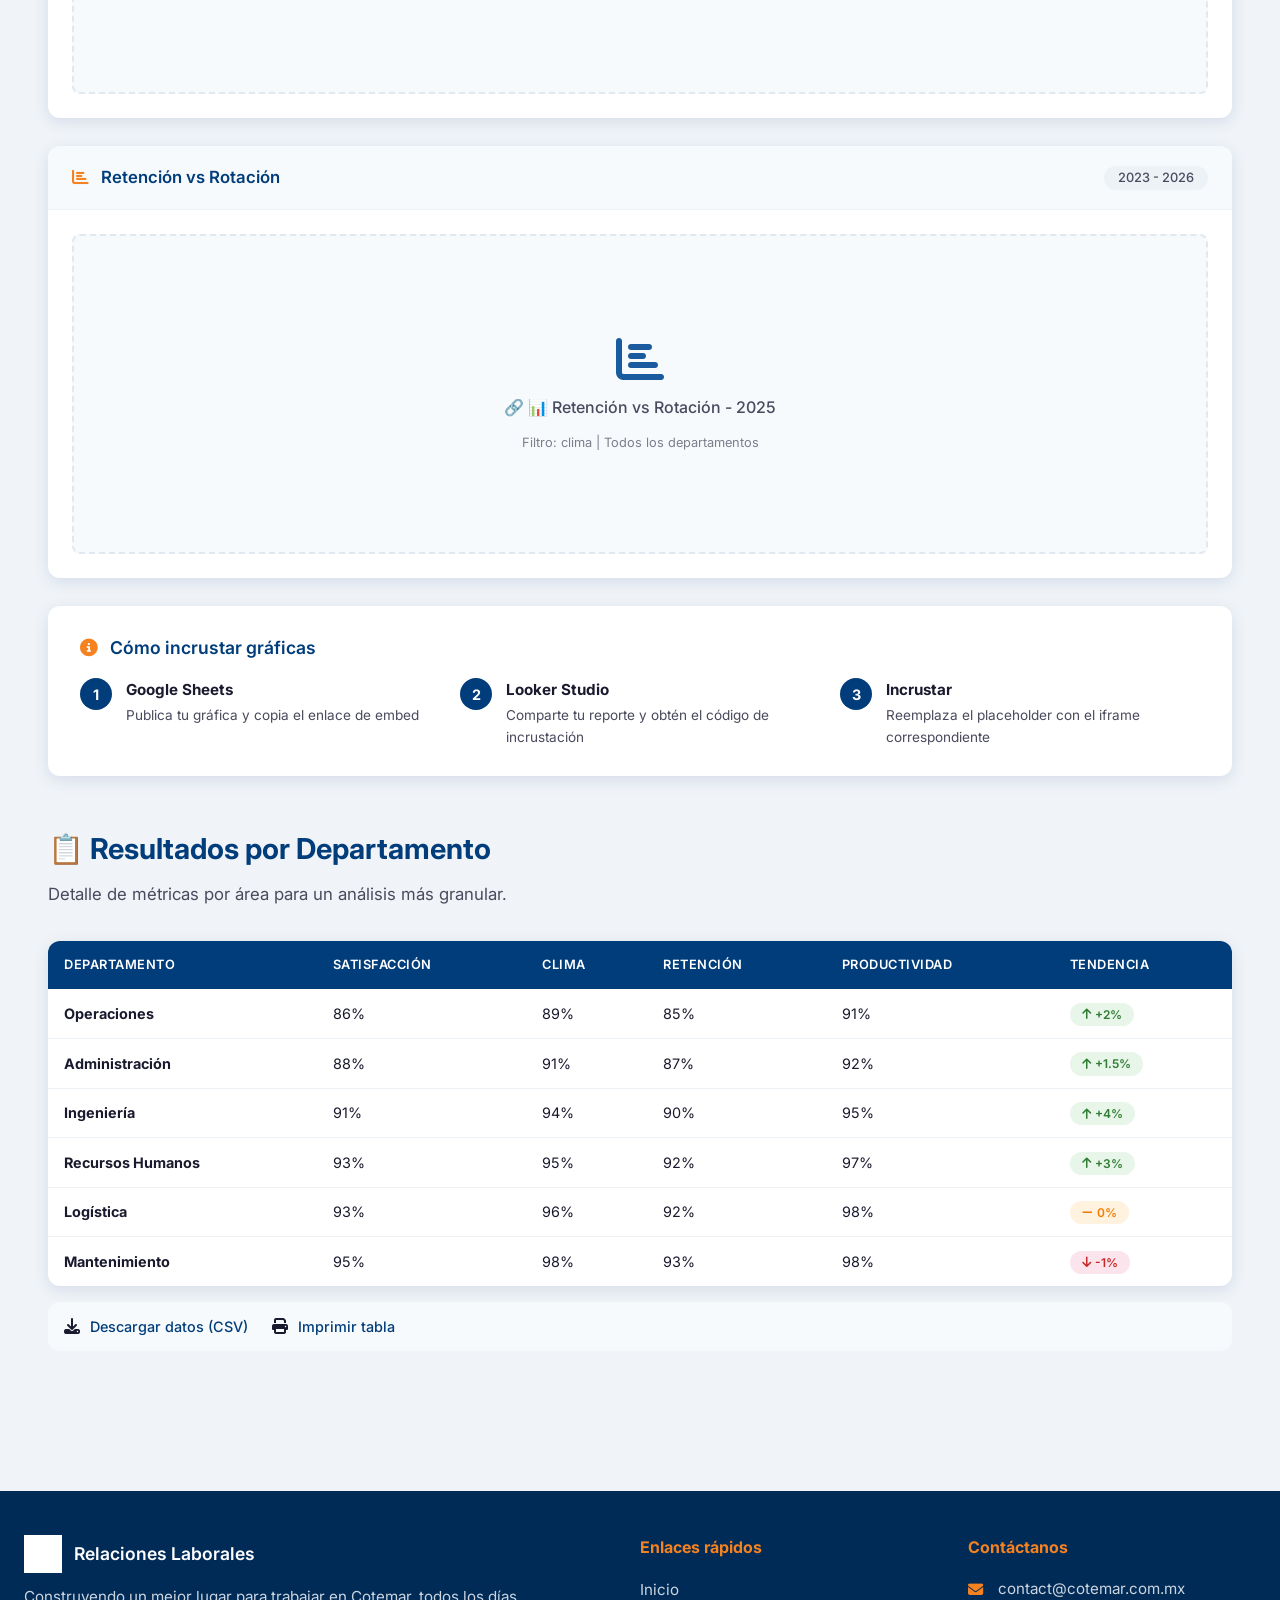
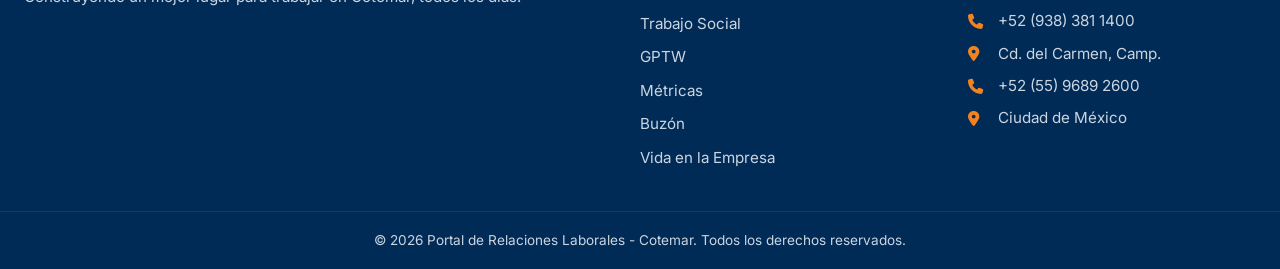
<file: metricas.html>
<!DOCTYPE html>
<html lang="es">
<head>
    <meta charset="UTF-8" />
    <meta name="viewport" content="width=device-width, initial-scale=1.0" />
    <title>Métricas y Resultados | Cotemar</title>

    <link rel="preconnect" href="https://fonts.googleapis.com" />
    <link rel="preconnect" href="https://fonts.gstatic.com" crossorigin />
    <link href="https://fonts.googleapis.com/css2?family=Inter:wght@300;400;500;600;700;800;900&display=swap" rel="stylesheet" />

    <link rel="stylesheet" href="https://cdnjs.cloudflare.com/ajax/libs/font-awesome/6.5.0/css/all.min.css" />

    <link rel="stylesheet" href="css/styles.css" />
    <link rel="stylesheet" href="css/metricas.css" />
</head>
<body>

    <header class="main-header">
        <nav class="nav-container">
            <div class="nav-logo">
                <a href="index.html">
                    <img src="assets/images/banner/logo-cotemar.png" alt="Cotemar" class="logo-img" />
                    <span class="logo-text">Relaciones Laborales</span>
                </a>
            </div>

            <button class="nav-toggle" id="navToggle" aria-label="Abrir menú">
                <i class="fas fa-bars"></i>
            </button>

            <ul class="nav-menu" id="navMenu">
                <li><a href="index.html"><i class="fas fa-home"></i> Inicio</a></li>
                <li><a href="trabajo-social.html"><i class="fas fa-hand-holding-heart"></i> Trabajo Social</a></li>
                <li><a href="gptw.html"><i class="fas fa-trophy"></i> GPTW</a></li>
                <li><a href="metricas.html" class="active"><i class="fas fa-chart-line"></i> Métricas</a></li>
                <li><a href="buzon.html"><i class="fas fa-inbox"></i> Buzón</a></li>
                <li><a href="vida-empresa.html"><i class="fas fa-users"></i> Vida en la Empresa</a></li>
            </ul>
        </nav>
    </header>

    <section class="page-header">
        <div class="page-header-content">
            <h1><i class="fas fa-chart-line"></i> Métricas y Resultados</h1>
            <p>Dashboard gerencial para el seguimiento de indicadores clave</p>
        </div>
    </section>

    <main class="main-content">
        <div class="container">
            <section class="seccion-filtros">
                <div class="filtros-container">
                    <div class="filtro-group">
                        <label for="periodo"><i class="fas fa-calendar"></i> Periodo:</label>
                        <select id="periodo" class="filtro-select">
                            <option value="2026">2026</option>
                            <option value="2025" selected>2025</option>
                            <option value="2024">2024</option>
                            <option value="2023">2023</option>
                        </select>
                    </div>

                    <div class="filtro-group">
                        <label for="departamento"><i class="fas fa-building"></i> Departamento:</label>
                        <select id="departamento" class="filtro-select">
                            <option value="todos">Todos</option>
                            <option value="operaciones">Operaciones</option>
                            <option value="administracion">Administración</option>
                            <option value="ingenieria">Ingeniería</option>
                            <option value="rh">Recursos Humanos</option>
                            <option value="logistica">Logística</option>
                        </select>
                    </div>

                    <div class="filtro-group">
                        <label for="metricas-tipo"><i class="fas fa-chart-pie"></i> Tipo:</label>
                        <select id="metricas-tipo" class="filtro-select">
                            <option value="clima">Clima Laboral</option>
                            <option value="desempeno">Desempeño</option>
                            <option value="retencion">Retención</option>
                            <option value="satisfaccion">Satisfacción</option>
                        </select>
                    </div>

                    <button class="btn-filtro-aplicar" id="btnAplicarFiltros">
                        <i class="fas fa-sync"></i> Aplicar Filtros
                    </button>
                </div>

                <div class="filtros-rapidos">
                    <span class="filtro-rapido-label">Filtros rápidos:</span>
                    <button class="filtro-rapido-btn active" data-periodo="2025" data-depto="todos" data-tipo="clima">📊 Clima 2025</button>
                    <button class="filtro-rapido-btn" data-periodo="2024" data-depto="todos" data-tipo="clima">📈 Clima 2024</button>
                    <button class="filtro-rapido-btn" data-periodo="2025" data-depto="operaciones" data-tipo="desempeno">🎯 Operaciones</button>
                    <button class="filtro-rapido-btn" data-periodo="2025" data-depto="rh" data-tipo="retencion">👥 Retención RH</button>
                </div>
            </section>

            <section class="seccion-kpis">
                <div class="kpi-grid">
                    <div class="kpi-card">
                        <div class="kpi-icon" style="background: #e8f0fe; color: #003d7a;">
                            <i class="fas fa-smile"></i>
                        </div>
                        <div class="kpi-info">
                            <span class="kpi-label">Satisfacción General</span>
                            <span class="kpi-value" id="kpiSatisfaccion">87%</span>
                            <span class="kpi-trend positive">
                                <i class="fas fa-arrow-up"></i> +3.2%
                            </span>
                        </div>
                    </div>

                    <div class="kpi-card">
                        <div class="kpi-icon" style="background: #e8f5e9; color: #2e7d32;">
                            <i class="fas fa-users"></i>
                        </div>
                        <div class="kpi-info">
                            <span class="kpi-label">Clima Laboral</span>
                            <span class="kpi-value" id="kpiClima">92%</span>
                            <span class="kpi-trend positive">
                                <i class="fas fa-arrow-up"></i> +5.1%
                            </span>
                        </div>
                    </div>

                    <div class="kpi-card">
                        <div class="kpi-icon" style="background: #fce4ec; color: #c62828;">
                            <i class="fas fa-user-check"></i>
                        </div>
                        <div class="kpi-info">
                            <span class="kpi-label">Retención de Talento</span>
                            <span class="kpi-value" id="kpiRetencion">89%</span>
                            <span class="kpi-trend positive">
                                <i class="fas fa-arrow-up"></i> +2.8%
                            </span>
                        </div>
                    </div>

                    <div class="kpi-card">
                        <div class="kpi-icon" style="background: #fff3e0; color: #e65100;">
                            <i class="fas fa-chart-bar"></i>
                        </div>
                        <div class="kpi-info">
                            <span class="kpi-label">Productividad</span>
                            <span class="kpi-value" id="kpiProductividad">94%</span>
                            <span class="kpi-trend positive">
                                <i class="fas fa-arrow-up"></i> +4.0%
                            </span>
                        </div>
                    </div>
                </div>
            </section>

            <section class="seccion-graficas">
                <h2 class="section-title">📊 Tablero de Indicadores</h2>
                <p class="section-description">
                    Visualización de datos en tiempo real. <strong>Reto técnico:</strong> Espacio preparado para incrustar gráficas de Google Sheets o Looker Studio.
                </p>

                <div class="grafica-container">
                    <div class="grafica-header">
                        <h3><i class="fas fa-chart-area"></i> Evolución del Clima Laboral</h3>
                        <span class="grafica-periodo">2023 - 2026</span>
                    </div>
                    <div class="grafica-body">
                        <div class="grafica-embed" id="graficaClima">
                            <div class="embed-placeholder">
                                <i class="fas fa-chart-line"></i>
                                <p>🔗 Aquí se incrustará la gráfica de Google Sheets o Looker Studio</p>
                                <span class="embed-nota">Esperando configuración de la fuente de datos</span>
                            </div>
                        </div>
                    </div>
                </div>

                <div class="grafica-container">
                    <div class="grafica-header">
                        <h3><i class="fas fa-chart-pie"></i> Distribución de Satisfacción por Departamento</h3>
                        <span class="grafica-periodo">2025</span>
                    </div>
                    <div class="grafica-body">
                        <div class="grafica-embed" id="graficaDepartamentos">
                            <div class="embed-placeholder">
                                <i class="fas fa-chart-pie"></i>
                                <p>🔗 Aquí se incrustará la gráfica de Google Sheets o Looker Studio</p>
                                <span class="embed-nota">Esperando configuración de la fuente de datos</span>
                            </div>
                        </div>
                    </div>
                </div>

                <div class="grafica-container">
                    <div class="grafica-header">
                        <h3><i class="fas fa-chart-bar"></i> Retención vs Rotación</h3>
                        <span class="grafica-periodo">2023 - 2026</span>
                    </div>
                    <div class="grafica-body">
                        <div class="grafica-embed" id="graficaRetencion">
                            <div class="embed-placeholder">
                                <i class="fas fa-chart-bar"></i>
                                <p>🔗 Aquí se incrustará la gráfica de Google Sheets o Looker Studio</p>
                                <span class="embed-nota">Esperando configuración de la fuente de datos</span>
                            </div>
                        </div>
                    </div>
                </div>

                <div class="grafica-instrucciones">
                    <h4><i class="fas fa-info-circle"></i> Cómo incrustar gráficas</h4>
                    <div class="instrucciones-grid">
                        <div class="instruccion-item">
                            <span class="instruccion-numero">1</span>
                            <div>
                                <strong>Google Sheets</strong>
                                <p>Publica tu gráfica y copia el enlace de embed</p>
                            </div>
                        </div>
                        <div class="instruccion-item">
                            <span class="instruccion-numero">2</span>
                            <div>
                                <strong>Looker Studio</strong>
                                <p>Comparte tu reporte y obtén el código de incrustación</p>
                            </div>
                        </div>
                        <div class="instruccion-item">
                            <span class="instruccion-numero">3</span>
                            <div>
                                <strong>Incrustar</strong>
                                <p>Reemplaza el placeholder con el iframe correspondiente</p>
                            </div>
                        </div>
                    </div>
                </div>
            </section>

            <section class="seccion-tabla">
                <h2 class="section-title">📋 Resultados por Departamento</h2>
                <p class="section-description">
                    Detalle de métricas por área para un análisis más granular.
                </p>

                <div class="tabla-container">
                    <table class="tabla-metricas">
                        <thead>
                            <tr>
                                <th>Departamento</th>
                                <th>Satisfacción</th>
                                <th>Clima</th>
                                <th>Retención</th>
                                <th>Productividad</th>
                                <th>Tendencia</th>
                            </tr>
                        </thead>
                        <tbody>
                            <tr>
                                <td><strong>Operaciones</strong></td>
                                <td>88%</td>
                                <td>91%</td>
                                <td>87%</td>
                                <td>95%</td>
                                <td><span class="trend-badge positive"><i class="fas fa-arrow-up"></i> +2%</span></td>
                            </tr>
                            <tr>
                                <td><strong>Administración</strong></td>
                                <td>85%</td>
                                <td>89%</td>
                                <td>91%</td>
                                <td>92%</td>
                                <td><span class="trend-badge positive"><i class="fas fa-arrow-up"></i> +1.5%</span></td>
                            </tr>
                            <tr>
                                <td><strong>Ingeniería</strong></td>
                                <td>92%</td>
                                <td>94%</td>
                                <td>88%</td>
                                <td>96%</td>
                                <td><span class="trend-badge positive"><i class="fas fa-arrow-up"></i> +4%</span></td>
                            </tr>
                            <tr>
                                <td><strong>Recursos Humanos</strong></td>
                                <td>90%</td>
                                <td>93%</td>
                                <td>92%</td>
                                <td>91%</td>
                                <td><span class="trend-badge positive"><i class="fas fa-arrow-up"></i> +3%</span></td>
                            </tr>
                            <tr>
                                <td><strong>Logística</strong></td>
                                <td>84%</td>
                                <td>87%</td>
                                <td>85%</td>
                                <td>90%</td>
                                <td><span class="trend-badge neutral"><i class="fas fa-minus"></i> 0%</span></td>
                            </tr>
                            <tr>
                                <td><strong>Mantenimiento</strong></td>
                                <td>86%</td>
                                <td>88%</td>
                                <td>84%</td>
                                <td>89%</td>
                                <td><span class="trend-badge negative"><i class="fas fa-arrow-down"></i> -1%</span></td>
                            </tr>
                        </tbody>
                    </table>
                </div>

                <div class="tabla-footer">
                    <span><i class="fas fa-download"></i> <a href="#" id="descargarCSV">Descargar datos (CSV)</a></span>
                    <span><i class="fas fa-print"></i> <a href="#" id="imprimirTabla">Imprimir tabla</a></span>
                </div>
            </section>

        </div>
    </main>

    <footer class="main-footer">
        <div class="footer-container">
            <div class="footer-info">
                <div class="footer-logo">
                    <img src="assets/images/banner/logo-cotemar.png" alt="Cotemar" class="footer-logo-img" />
                    <span>Relaciones Laborales</span>
                </div>
                <p class="footer-desc">
                    Construyendo un mejor lugar para trabajar en Cotemar, todos los días.
                </p>
            </div>

            <div class="footer-links">
                <h4>Enlaces rápidos</h4>
                <ul>
                    <li><a href="index.html">Inicio</a></li>
                    <li><a href="trabajo-social.html">Trabajo Social</a></li>
                    <li><a href="gptw.html">GPTW</a></li>
                    <li><a href="metricas.html">Métricas</a></li>
                    <li><a href="buzon.html">Buzón</a></li>
                    <li><a href="vida-empresa.html">Vida en la Empresa</a></li>
                </ul>
            </div>

            <div class="footer-contact">
                <h4>Contáctanos</h4>
                <ul>
                    <li><i class="fas fa-envelope"></i> contact@cotemar.com.mx</li>
                    <li><i class="fas fa-phone"></i> +52 (938) 381 1400</li>
                    <li><i class="fas fa-map-marker-alt"></i> Cd. del Carmen, Camp.</li>
                    <li><i class="fas fa-phone"></i> +52 (55) 9689 2600</li>
                    <li><i class="fas fa-map-marker-alt"></i> Ciudad de México</li>
                </ul>
            </div>
        </div>

        <div class="footer-bottom">
            <p>&copy; 2026 Portal de Relaciones Laborales - Cotemar. Todos los derechos reservados.</p>
        </div>
    </footer>

    <script src="js/main.js"></script>
    <script src="js/metricas.js"></script>
</body>
</html>
</file>
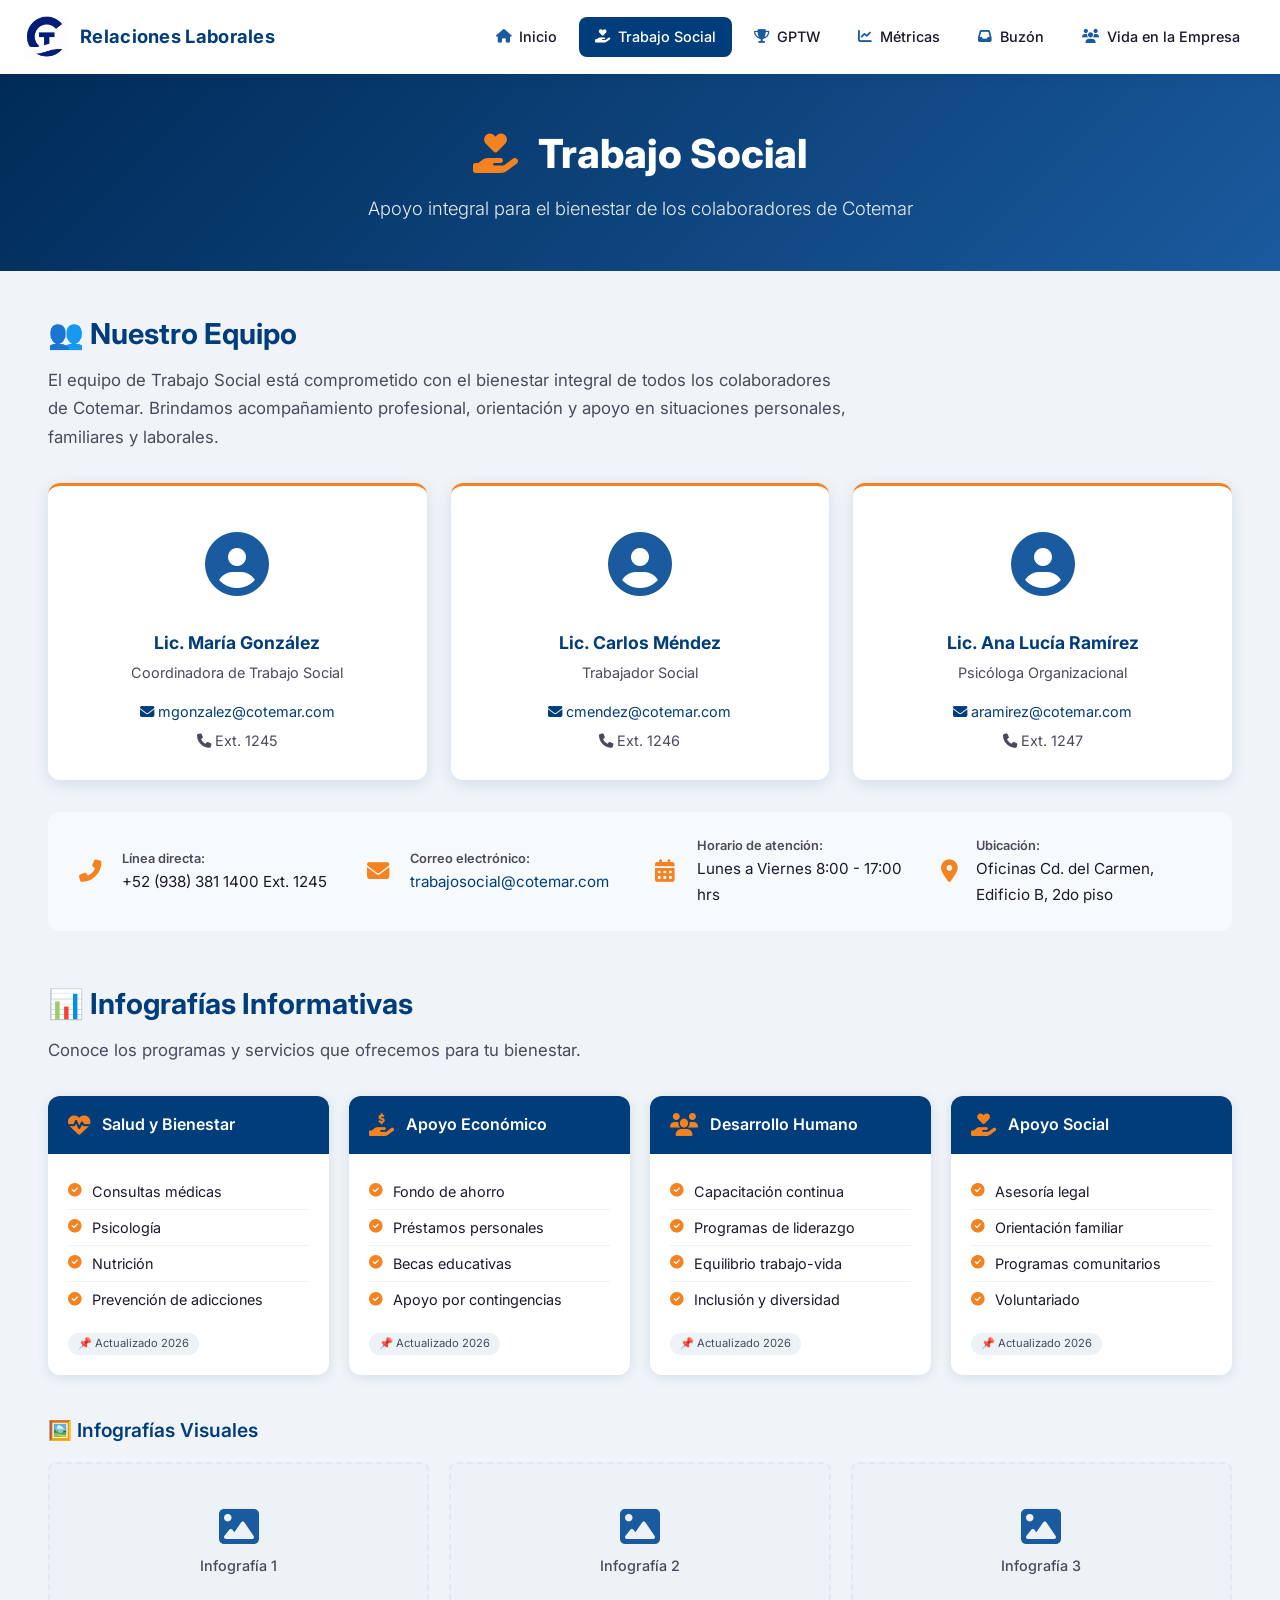
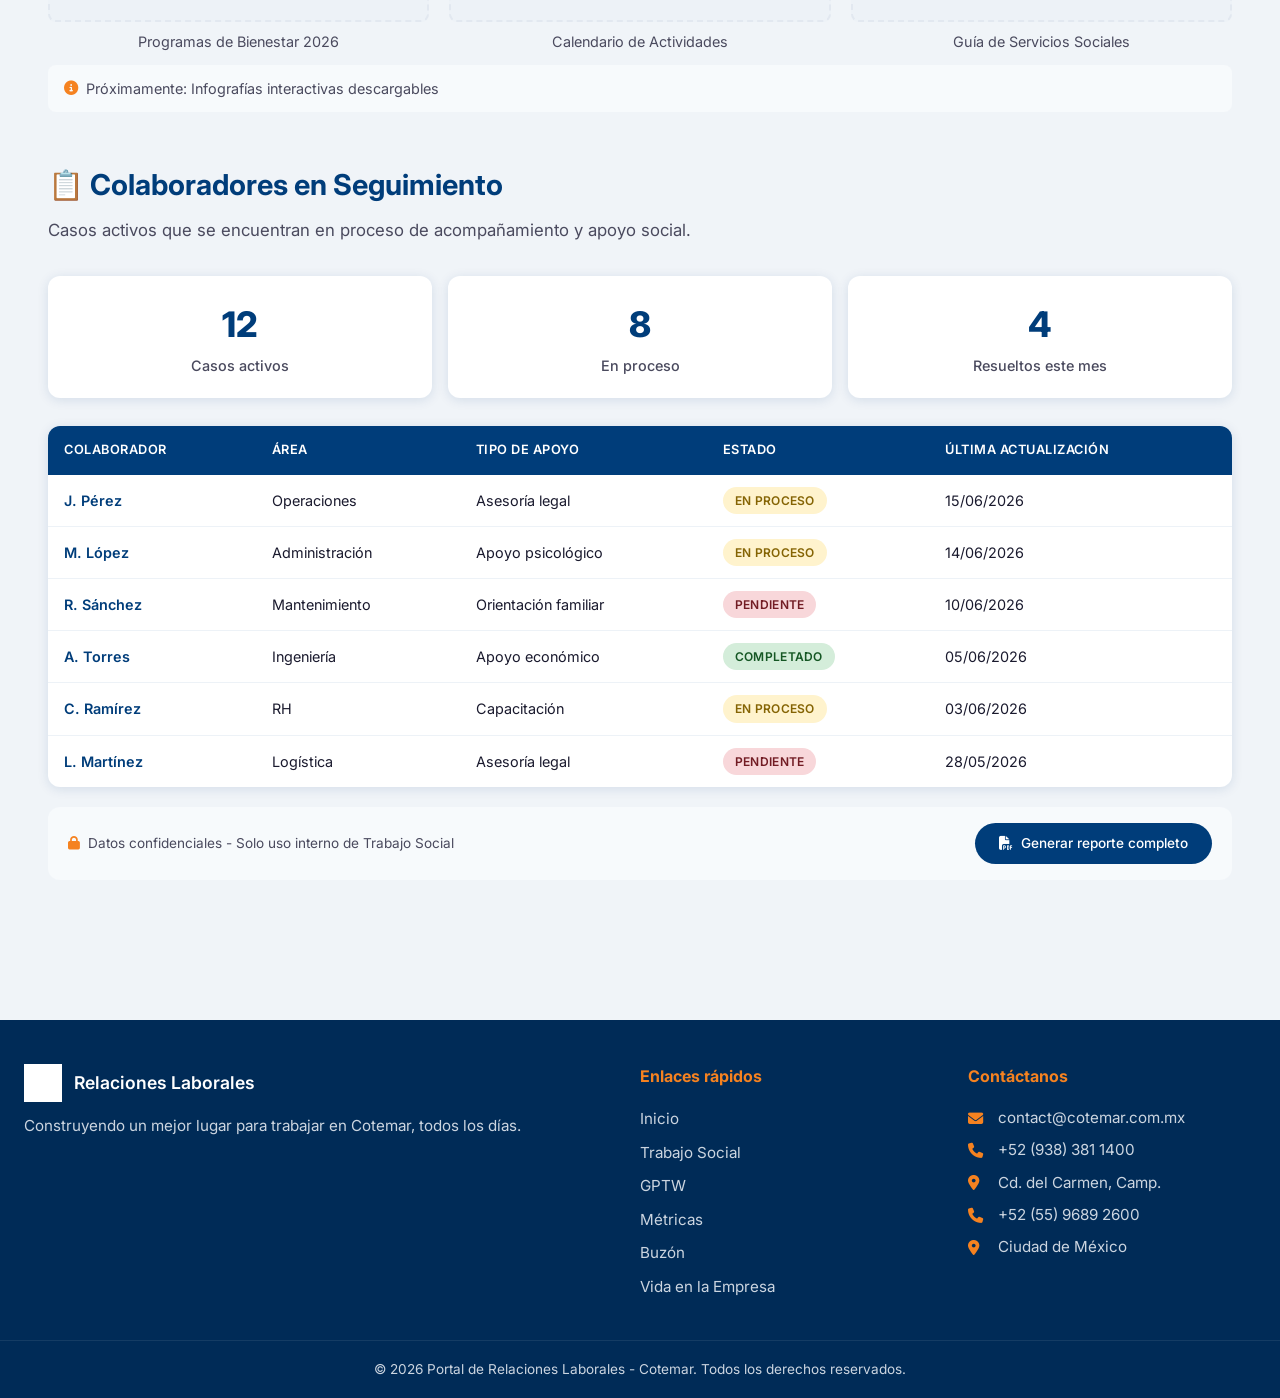
<file: trabajo-social.html>
<!DOCTYPE html>
<html lang="es">
<head>
    <meta charset="UTF-8" />
    <meta name="viewport" content="width=device-width, initial-scale=1.0" />
    <title>Trabajo Social | Cotemar</title>

    <link rel="preconnect" href="https://fonts.googleapis.com" />
    <link rel="preconnect" href="https://fonts.gstatic.com" crossorigin />
    <link href="https://fonts.googleapis.com/css2?family=Inter:wght@300;400;500;600;700;800;900&display=swap" rel="stylesheet" />

    <link rel="stylesheet" href="https://cdnjs.cloudflare.com/ajax/libs/font-awesome/6.5.0/css/all.min.css" />

    <link rel="stylesheet" href="css/styles.css" />
    <link rel="stylesheet" href="css/trabajo-social.css" />
</head>
<body>

    <header class="main-header">
        <nav class="nav-container">
            <div class="nav-logo">
                <a href="index.html">
                    <img src="assets/images/banner/logo-cotemar.png" alt="Cotemar" class="logo-img" />
                    <span class="logo-text">Relaciones Laborales</span>
                </a>
            </div>

            <button class="nav-toggle" id="navToggle" aria-label="Abrir menú">
                <i class="fas fa-bars"></i>
            </button>

            <ul class="nav-menu" id="navMenu">
                <li><a href="index.html"><i class="fas fa-home"></i> Inicio</a></li>
                <li><a href="trabajo-social.html" class="active"><i class="fas fa-hand-holding-heart"></i> Trabajo Social</a></li>
                <li><a href="gptw.html"><i class="fas fa-trophy"></i> GPTW</a></li>
                <li><a href="metricas.html"><i class="fas fa-chart-line"></i> Métricas</a></li>
                <li><a href="buzon.html"><i class="fas fa-inbox"></i> Buzón</a></li>
                <li><a href="vida-empresa.html"><i class="fas fa-users"></i> Vida en la Empresa</a></li>
            </ul>
        </nav>
    </header>

    <section class="page-header">
        <div class="page-header-content">
            <h1><i class="fas fa-hand-holding-heart"></i> Trabajo Social</h1>
            <p>Apoyo integral para el bienestar de los colaboradores de Cotemar</p>
        </div>
    </section>

    <main class="main-content">
        <div class="container">

            <section class="seccion-equipo">
                <h2 class="section-title">👥 Nuestro Equipo</h2>
                <p class="section-description">
                    El equipo de Trabajo Social está comprometido con el bienestar integral de todos los colaboradores de Cotemar.
                    Brindamos acompañamiento profesional, orientación y apoyo en situaciones personales, familiares y laborales.
                </p>

                <div class="equipo-grid">
                    <div class="equipo-card">
                        <div class="equipo-avatar">
                            <i class="fas fa-user-circle"></i>
                        </div>
                        <h4>Lic. María González</h4>
                        <span class="equipo-cargo">Coordinadora de Trabajo Social</span>
                        <div class="equipo-contacto">
                            <a href="mailto:mgonzalez@cotemar.com"><i class="fas fa-envelope"></i> mgonzalez@cotemar.com</a>
                            <span><i class="fas fa-phone"></i> Ext. 1245</span>
                        </div>
                    </div>

                    <div class="equipo-card">
                        <div class="equipo-avatar">
                            <i class="fas fa-user-circle"></i>
                        </div>
                        <h4>Lic. Carlos Méndez</h4>
                        <span class="equipo-cargo">Trabajador Social</span>
                        <div class="equipo-contacto">
                            <a href="mailto:cmendez@cotemar.com"><i class="fas fa-envelope"></i> cmendez@cotemar.com</a>
                            <span><i class="fas fa-phone"></i> Ext. 1246</span>
                        </div>
                    </div>

                    <div class="equipo-card">
                        <div class="equipo-avatar">
                            <i class="fas fa-user-circle"></i>
                        </div>
                        <h4>Lic. Ana Lucía Ramírez</h4>
                        <span class="equipo-cargo">Psicóloga Organizacional</span>
                        <div class="equipo-contacto">
                            <a href="mailto:aramirez@cotemar.com"><i class="fas fa-envelope"></i> aramirez@cotemar.com</a>
                            <span><i class="fas fa-phone"></i> Ext. 1247</span>
                        </div>
                    </div>
                </div>

                <div class="contacto-rapido">
                    <div class="contacto-item">
                        <i class="fas fa-phone-alt"></i>
                        <div>
                            <strong>Línea directa:</strong>
                            <span>+52 (938) 381 1400 Ext. 1245</span>
                        </div>
                    </div>
                    <div class="contacto-item">
                        <i class="fas fa-envelope"></i>
                        <div>
                            <strong>Correo electrónico:</strong>
                            <a href="mailto:trabajosocial@cotemar.com">trabajosocial@cotemar.com</a>
                        </div>
                    </div>
                    <div class="contacto-item">
                        <i class="fas fa-calendar-alt"></i>
                        <div>
                            <strong>Horario de atención:</strong>
                            <span>Lunes a Viernes 8:00 - 17:00 hrs</span>
                        </div>
                    </div>
                    <div class="contacto-item">
                        <i class="fas fa-map-marker-alt"></i>
                        <div>
                            <strong>Ubicación:</strong>
                            <span>Oficinas Cd. del Carmen, Edificio B, 2do piso</span>
                        </div>
                    </div>
                </div>
            </section>

            <section class="seccion-infografias">
                <h2 class="section-title">📊 Infografías Informativas</h2>
                <p class="section-description">
                    Conoce los programas y servicios que ofrecemos para tu bienestar.
                </p>

                <div class="infografias-grid">
                    <div class="infografia-card">
                        <div class="infografia-header">
                            <i class="fas fa-heartbeat"></i>
                            <h3>Salud y Bienestar</h3>
                        </div>
                        <div class="infografia-body">
                            <ul>
                                <li><i class="fas fa-check-circle"></i> Consultas médicas</li>
                                <li><i class="fas fa-check-circle"></i> Psicología</li>
                                <li><i class="fas fa-check-circle"></i> Nutrición</li>
                                <li><i class="fas fa-check-circle"></i> Prevención de adicciones</li>
                            </ul>
                            <span class="infografia-tag">📌 Actualizado 2026</span>
                        </div>
                    </div>

                    <div class="infografia-card">
                        <div class="infografia-header">
                            <i class="fas fa-hand-holding-usd"></i>
                            <h3>Apoyo Económico</h3>
                        </div>
                        <div class="infografia-body">
                            <ul>
                                <li><i class="fas fa-check-circle"></i> Fondo de ahorro</li>
                                <li><i class="fas fa-check-circle"></i> Préstamos personales</li>
                                <li><i class="fas fa-check-circle"></i> Becas educativas</li>
                                <li><i class="fas fa-check-circle"></i> Apoyo por contingencias</li>
                            </ul>
                            <span class="infografia-tag">📌 Actualizado 2026</span>
                        </div>
                    </div>

                    <div class="infografia-card">
                        <div class="infografia-header">
                            <i class="fas fa-users"></i>
                            <h3>Desarrollo Humano</h3>
                        </div>
                        <div class="infografia-body">
                            <ul>
                                <li><i class="fas fa-check-circle"></i> Capacitación continua</li>
                                <li><i class="fas fa-check-circle"></i> Programas de liderazgo</li>
                                <li><i class="fas fa-check-circle"></i> Equilibrio trabajo-vida</li>
                                <li><i class="fas fa-check-circle"></i> Inclusión y diversidad</li>
                            </ul>
                            <span class="infografia-tag">📌 Actualizado 2026</span>
                        </div>
                    </div>

                    <div class="infografia-card">
                        <div class="infografia-header">
                            <i class="fas fa-hand-holding-heart"></i>
                            <h3>Apoyo Social</h3>
                        </div>
                        <div class="infografia-body">
                            <ul>
                                <li><i class="fas fa-check-circle"></i> Asesoría legal</li>
                                <li><i class="fas fa-check-circle"></i> Orientación familiar</li>
                                <li><i class="fas fa-check-circle"></i> Programas comunitarios</li>
                                <li><i class="fas fa-check-circle"></i> Voluntariado</li>
                            </ul>
                            <span class="infografia-tag">📌 Actualizado 2026</span>
                        </div>
                    </div>
                </div>

                <div class="infografias-visuales">
                    <h3 class="visuales-titulo">🖼️ Infografías Visuales</h3>
                    <div class="visuales-grid">
                        <div class="visual-item">
                            <div class="visual-placeholder">
                                <i class="fas fa-image"></i>
                                <span>Infografía 1</span>
                            </div>
                            <p>Programas de Bienestar 2026</p>
                        </div>
                        <div class="visual-item">
                            <div class="visual-placeholder">
                                <i class="fas fa-image"></i>
                                <span>Infografía 2</span>
                            </div>
                            <p>Calendario de Actividades</p>
                        </div>
                        <div class="visual-item">
                            <div class="visual-placeholder">
                                <i class="fas fa-image"></i>
                                <span>Infografía 3</span>
                            </div>
                            <p>Guía de Servicios Sociales</p>
                        </div>
                    </div>
                    <p class="visuales-nota">
                        <i class="fas fa-info-circle"></i> 
                        Próximamente: Infografías interactivas descargables
                    </p>
                </div>
            </section>

            <section class="seccion-seguimiento">
                <h2 class="section-title">📋 Colaboradores en Seguimiento</h2>
                <p class="section-description">
                    Casos activos que se encuentran en proceso de acompañamiento y apoyo social.
                </p>

                <div class="seguimiento-stats">
                    <div class="stat-card">
                        <span class="stat-number">12</span>
                        <span class="stat-label">Casos activos</span>
                    </div>
                    <div class="stat-card">
                        <span class="stat-number">8</span>
                        <span class="stat-label">En proceso</span>
                    </div>
                    <div class="stat-card">
                        <span class="stat-number">4</span>
                        <span class="stat-label">Resueltos este mes</span>
                    </div>
                </div>

                <div class="tabla-seguimiento-wrapper">
                    <table class="tabla-seguimiento">
                        <thead>
                            <tr>
                                <th>Colaborador</th>
                                <th>Área</th>
                                <th>Tipo de apoyo</th>
                                <th>Estado</th>
                                <th>Última actualización</th>
                            </tr>
                        </thead>
                        <tbody>
                            <tr>
                                <td><span class="colaborador-nombre">J. Pérez</span></td>
                                <td>Operaciones</td>
                                <td>Asesoría legal</td>
                                <td><span class="estado-badge estado-progreso">En proceso</span></td>
                                <td>15/06/2026</td>
                            </tr>
                            <tr>
                                <td><span class="colaborador-nombre">M. López</span></td>
                                <td>Administración</td>
                                <td>Apoyo psicológico</td>
                                <td><span class="estado-badge estado-progreso">En proceso</span></td>
                                <td>14/06/2026</td>
                            </tr>
                            <tr>
                                <td><span class="colaborador-nombre">R. Sánchez</span></td>
                                <td>Mantenimiento</td>
                                <td>Orientación familiar</td>
                                <td><span class="estado-badge estado-pendiente">Pendiente</span></td>
                                <td>10/06/2026</td>
                            </tr>
                            <tr>
                                <td><span class="colaborador-nombre">A. Torres</span></td>
                                <td>Ingeniería</td>
                                <td>Apoyo económico</td>
                                <td><span class="estado-badge estado-completado">Completado</span></td>
                                <td>05/06/2026</td>
                            </tr>
                            <tr>
                                <td><span class="colaborador-nombre">C. Ramírez</span></td>
                                <td>RH</td>
                                <td>Capacitación</td>
                                <td><span class="estado-badge estado-progreso">En proceso</span></td>
                                <td>03/06/2026</td>
                            </tr>
                            <tr>
                                <td><span class="colaborador-nombre">L. Martínez</span></td>
                                <td>Logística</td>
                                <td>Asesoría legal</td>
                                <td><span class="estado-badge estado-pendiente">Pendiente</span></td>
                                <td>28/05/2026</td>
                            </tr>
                        </tbody>
                    </table>
                </div>

                <div class="seguimiento-footer">
                    <p>
                        <i class="fas fa-lock"></i> 
                        Datos confidenciales - Solo uso interno de Trabajo Social
                    </p>
                    <a href="#" class="btn-seguimiento">
                        <i class="fas fa-file-pdf"></i> Generar reporte completo
                    </a>
                </div>
            </section>

        </div>
    </main>

    <footer class="main-footer">
        <div class="footer-container">
            <div class="footer-info">
                <div class="footer-logo">
                    <img src="assets/images/banner/logo-cotemar.png" alt="Cotemar" class="footer-logo-img" />
                    <span>Relaciones Laborales</span>
                </div>
                <p class="footer-desc">
                    Construyendo un mejor lugar para trabajar en Cotemar, todos los días.
                </p>
            </div>

            <div class="footer-links">
                <h4>Enlaces rápidos</h4>
                <ul>
                    <li><a href="index.html">Inicio</a></li>
                    <li><a href="trabajo-social.html">Trabajo Social</a></li>
                    <li><a href="gptw.html">GPTW</a></li>
                    <li><a href="metricas.html">Métricas</a></li>
                    <li><a href="buzon.html">Buzón</a></li>
                    <li><a href="vida-empresa.html">Vida en la Empresa</a></li>
                </ul>
            </div>

            <div class="footer-contact">
                <h4>Contáctanos</h4>
                <ul>
                    <li><i class="fas fa-envelope"></i> contact@cotemar.com.mx</li>
                    <li><i class="fas fa-phone"></i> +52 (938) 381 1400</li>
                    <li><i class="fas fa-map-marker-alt"></i> Cd. del Carmen, Camp.</li>
                    <li><i class="fas fa-phone"></i> +52 (55) 9689 2600</li>
                    <li><i class="fas fa-map-marker-alt"></i> Ciudad de México</li>
                </ul>
            </div>
        </div>

        <div class="footer-bottom">
            <p>&copy; 2026 Portal de Relaciones Laborales - Cotemar. Todos los derechos reservados.</p>
        </div>
    </footer>

    <script src="js/main.js"></script>
    <script src="js/trabajo-social.js"></script>
</body>
</html>
</file>
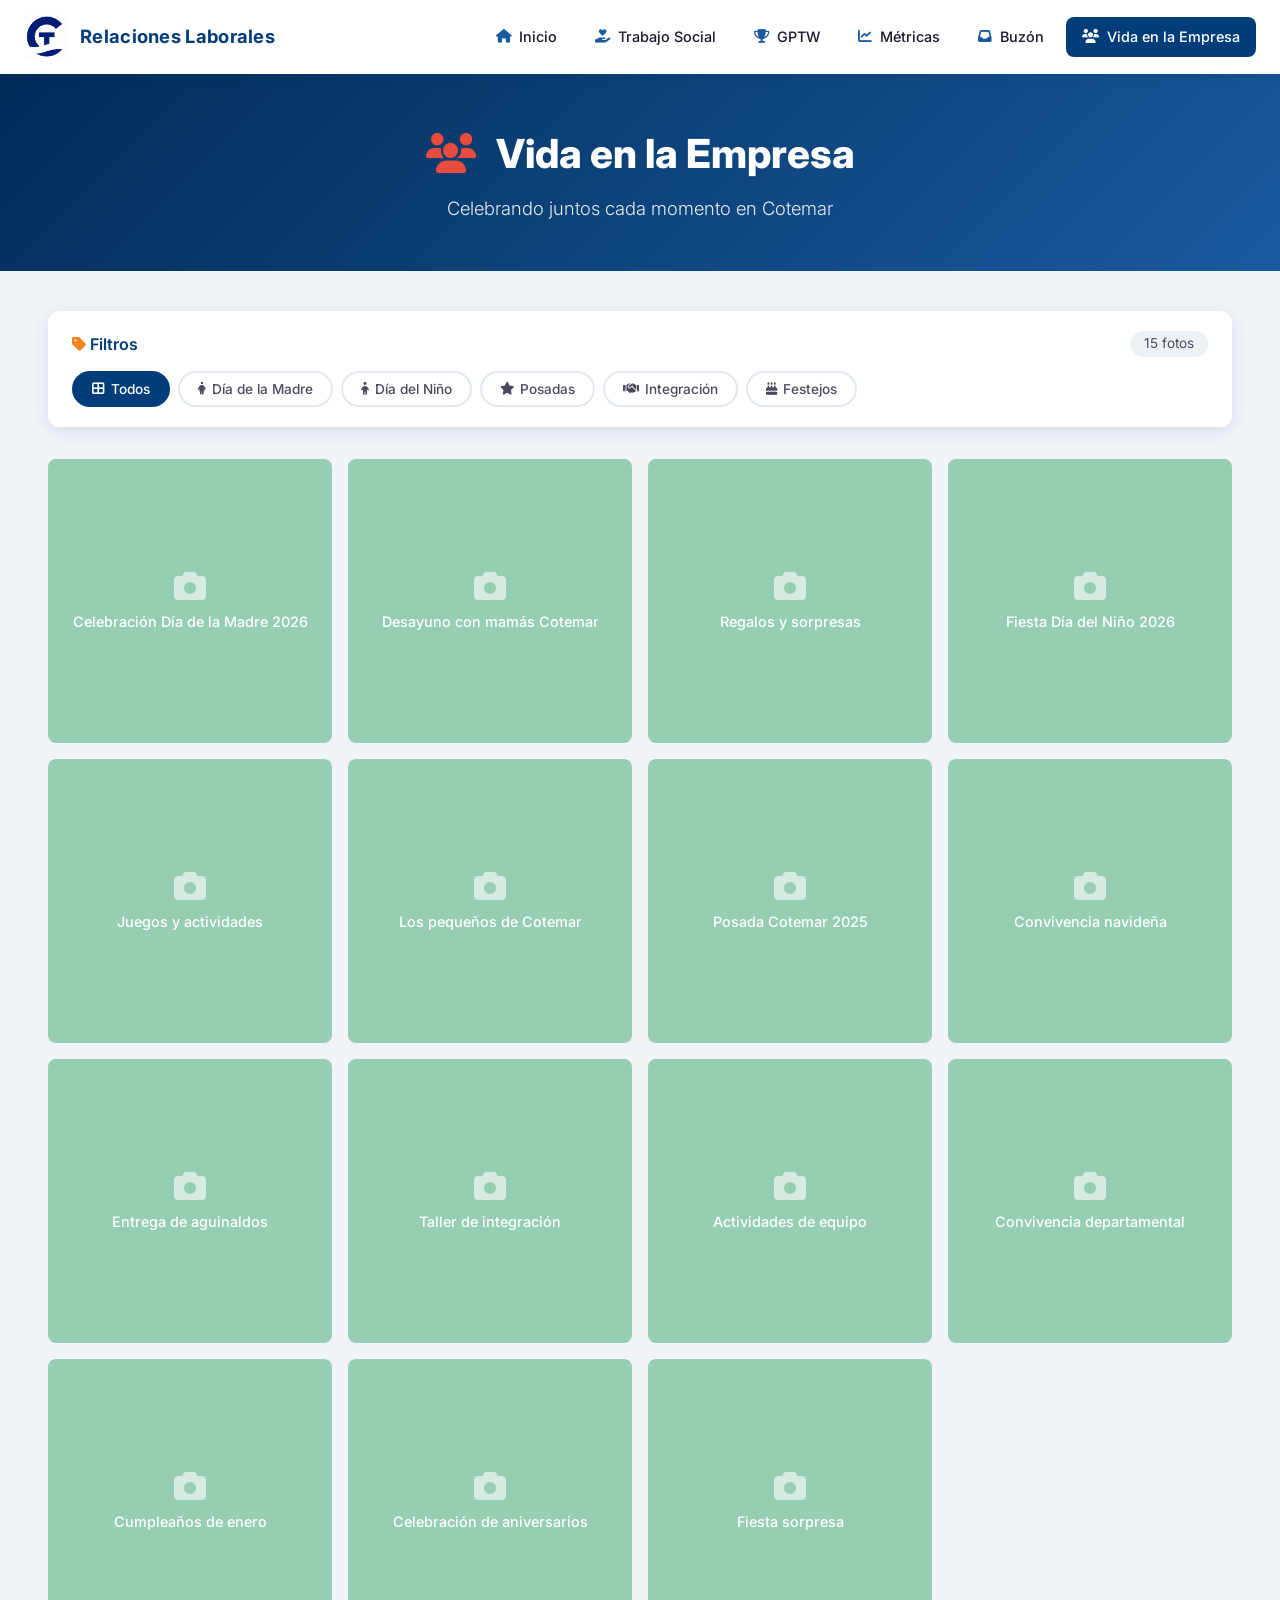
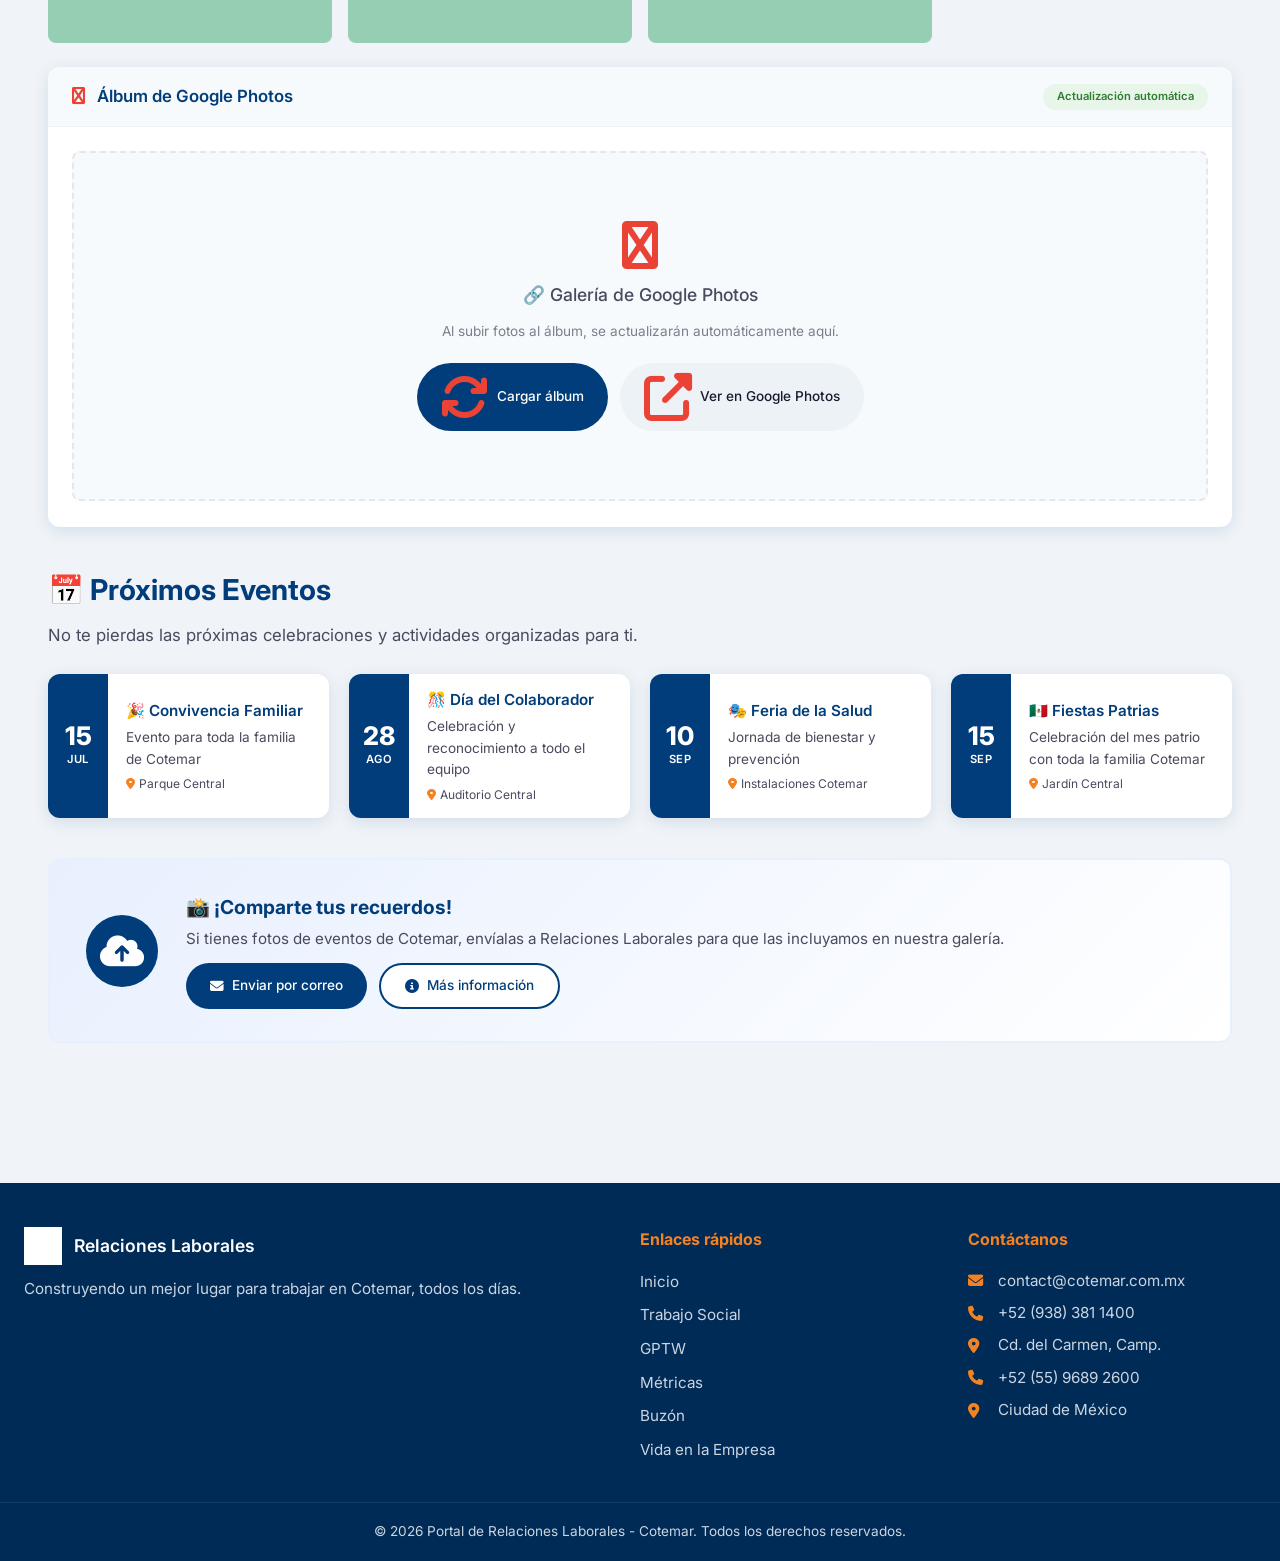
<file: vida-empresa.html>
<!DOCTYPE html>
<html lang="es">
<head>
    <meta charset="UTF-8" />
    <meta name="viewport" content="width=device-width, initial-scale=1.0" />
    <title>Vida en la Empresa | Cotemar</title>

    <link rel="preconnect" href="https://fonts.googleapis.com" />
    <link rel="preconnect" href="https://fonts.gstatic.com" crossorigin />
    <link href="https://fonts.googleapis.com/css2?family=Inter:wght@300;400;500;600;700;800;900&display=swap" rel="stylesheet" />

    <link rel="stylesheet" href="https://cdnjs.cloudflare.com/ajax/libs/font-awesome/6.5.0/css/all.min.css" />

    <link rel="stylesheet" href="css/styles.css" />
    <link rel="stylesheet" href="css/vida-empresa.css" />
</head>
<body>

    <header class="main-header">
        <nav class="nav-container">
            <div class="nav-logo">
                <a href="index.html">
                    <img src="assets/images/banner/logo-cotemar.png" alt="Cotemar" class="logo-img" />
                    <span class="logo-text">Relaciones Laborales</span>
                </a>
            </div>

            <button class="nav-toggle" id="navToggle" aria-label="Abrir menú">
                <i class="fas fa-bars"></i>
            </button>

            <ul class="nav-menu" id="navMenu">
                <li><a href="index.html"><i class="fas fa-home"></i> Inicio</a></li>
                <li><a href="trabajo-social.html"><i class="fas fa-hand-holding-heart"></i> Trabajo Social</a></li>
                <li><a href="gptw.html"><i class="fas fa-trophy"></i> GPTW</a></li>
                <li><a href="metricas.html"><i class="fas fa-chart-line"></i> Métricas</a></li>
                <li><a href="buzon.html"><i class="fas fa-inbox"></i> Buzón</a></li>
                <li><a href="vida-empresa.html" class="active"><i class="fas fa-users"></i> Vida en la Empresa</a></li>
            </ul>
        </nav>
    </header>

    <section class="page-header">
        <div class="page-header-content">
            <h1><i class="fas fa-users"></i> Vida en la Empresa</h1>
            <p>Celebrando juntos cada momento en Cotemar</p>
        </div>
    </section>

    <main class="main-content">
        <div class="container">

            <section class="seccion-filtros">
                <div class="filtros-header">
                    <h3><i class="fas fa-tag"></i> Filtros</h3>
                    <span id="totalFotos" class="filtros-total">0 fotos</span>
                </div>
                <div class="filtros-botones" id="filtrosBotones">
                    <button class="filtro-btn active" data-categoria="todos">
                        <i class="fas fa-th-large"></i> Todos
                    </button>
                    <button class="filtro-btn" data-categoria="madre">
                        <i class="fas fa-female"></i> Día de la Madre
                    </button>
                    <button class="filtro-btn" data-categoria="nino">
                        <i class="fas fa-child"></i> Día del Niño
                    </button>
                    <button class="filtro-btn" data-categoria="posadas">
                        <i class="fas fa-star"></i> Posadas
                    </button>
                    <button class="filtro-btn" data-categoria="integracion">
                        <i class="fas fa-handshake"></i> Integración
                    </button>
                    <button class="filtro-btn" data-categoria="festejos">
                        <i class="fas fa-birthday-cake"></i> Festejos
                    </button>
                </div>
            </section>

            <section class="seccion-galeria">
                
                <div class="galeria-grid" id="galeriaGrid">
                </div>

                <div class="album-embed-container">
                    <div class="album-header">
                        <h3><i class="fas fa-google"></i> Álbum de Google Photos</h3>
                        <span class="album-badge">Actualización automática</span>
                    </div>
                    <div class="album-embed">

                        <div class="embed-placeholder">
                            <i class="fas fa-google"></i>
                            <p>🔗 Galería de Google Photos</p>
                            <span class="embed-nota">
                                Al subir fotos al álbum, se actualizarán automáticamente aquí.
                            </span>
                            <div class="embed-acciones">
                                <a href="#" class="btn-embed" id="btnCargarAlbum">
                                    <i class="fas fa-sync"></i> Cargar álbum
                                </a>
                                <a href="#" class="btn-embed" id="btnVerAlbum">
                                    <i class="fas fa-external-link-alt"></i> Ver en Google Photos
                                </a>
                            </div>
                        </div>
                    </div>
                </div>

                <div class="galeria-vacia" id="galeriaVacia">
                    <i class="fas fa-camera"></i>
                    <h3>No hay fotos en esta categoría</h3>
                    <p>Pronto agregaremos más recuerdos de nuestros eventos.</p>
                </div>
            </section>

            <section class="seccion-eventos">
                <h2 class="section-title">📅 Próximos Eventos</h2>
                <p class="section-description">
                    No te pierdas las próximas celebraciones y actividades organizadas para ti.
                </p>

                <div class="eventos-grid">
                    <div class="evento-card">
                        <div class="evento-fecha">
                            <span class="evento-dia">15</span>
                            <span class="evento-mes">JUL</span>
                        </div>
                        <div class="evento-info">
                            <h4>🎉 Convivencia Familiar</h4>
                            <p>Evento para toda la familia de Cotemar</p>
                            <span class="evento-ubicacion"><i class="fas fa-map-marker-alt"></i> Parque Central</span>
                        </div>
                    </div>

                    <div class="evento-card">
                        <div class="evento-fecha">
                            <span class="evento-dia">28</span>
                            <span class="evento-mes">AGO</span>
                        </div>
                        <div class="evento-info">
                            <h4>🎊 Día del Colaborador</h4>
                            <p>Celebración y reconocimiento a todo el equipo</p>
                            <span class="evento-ubicacion"><i class="fas fa-map-marker-alt"></i> Auditorio Central</span>
                        </div>
                    </div>

                    <div class="evento-card">
                        <div class="evento-fecha">
                            <span class="evento-dia">10</span>
                            <span class="evento-mes">SEP</span>
                        </div>
                        <div class="evento-info">
                            <h4>🎭 Feria de la Salud</h4>
                            <p>Jornada de bienestar y prevención</p>
                            <span class="evento-ubicacion"><i class="fas fa-map-marker-alt"></i> Instalaciones Cotemar</span>
                        </div>
                    </div>

                    <div class="evento-card">
                        <div class="evento-fecha">
                            <span class="evento-dia">15</span>
                            <span class="evento-mes">SEP</span>
                        </div>
                        <div class="evento-info">
                            <h4>🇲🇽 Fiestas Patrias</h4>
                            <p>Celebración del mes patrio con toda la familia Cotemar</p>
                            <span class="evento-ubicacion"><i class="fas fa-map-marker-alt"></i> Jardín Central</span>
                        </div>
                    </div>
                </div>
            </section>

            <section class="seccion-subir">
                <div class="subir-container">
                    <div class="subir-icon">
                        <i class="fas fa-cloud-upload-alt"></i>
                    </div>
                    <div class="subir-info">
                        <h3>📸 ¡Comparte tus recuerdos!</h3>
                        <p>
                            Si tienes fotos de eventos de Cotemar, envíalas a Relaciones Laborales
                            para que las incluyamos en nuestra galería.
                        </p>
                        <div class="subir-acciones">
                            <a href="mailto:rrhh@cotemar.com.mx?subject=Fotos%20eventos%20Cotemar" class="btn-subir">
                                <i class="fas fa-envelope"></i> Enviar por correo
                            </a>
                            <a href="#" class="btn-subir-secundario" id="btnSubirFotos">
                                <i class="fas fa-info-circle"></i> Más información
                            </a>
                        </div>
                    </div>
                </div>
            </section>

        </div>
    </main>

    <footer class="main-footer">
        <div class="footer-container">
            <div class="footer-info">
                <div class="footer-logo">
                    <img src="assets/images/banner/logo-cotemar.png" alt="Cotemar" class="footer-logo-img" />
                    <span>Relaciones Laborales</span>
                </div>
                <p class="footer-desc">
                    Construyendo un mejor lugar para trabajar en Cotemar, todos los días.
                </p>
            </div>

            <div class="footer-links">
                <h4>Enlaces rápidos</h4>
                <ul>
                    <li><a href="index.html">Inicio</a></li>
                    <li><a href="trabajo-social.html">Trabajo Social</a></li>
                    <li><a href="gptw.html">GPTW</a></li>
                    <li><a href="metricas.html">Métricas</a></li>
                    <li><a href="buzon.html">Buzón</a></li>
                    <li><a href="vida-empresa.html">Vida en la Empresa</a></li>
                </ul>
            </div>

            <div class="footer-contact">
                <h4>Contáctanos</h4>
                <ul>
                    <li><i class="fas fa-envelope"></i> contact@cotemar.com.mx</li>
                    <li><i class="fas fa-phone"></i> +52 (938) 381 1400</li>
                    <li><i class="fas fa-map-marker-alt"></i> Cd. del Carmen, Camp.</li>
                    <li><i class="fas fa-phone"></i> +52 (55) 9689 2600</li>
                    <li><i class="fas fa-map-marker-alt"></i> Ciudad de México</li>
                </ul>
            </div>
        </div>

        <div class="footer-bottom">
            <p>&copy; 2026 Portal de Relaciones Laborales - Cotemar. Todos los derechos reservados.</p>
        </div>
    </footer>

    <script src="js/main.js"></script>
    <script src="js/vida-empresa.js"></script>
</body>
</html>
</file>
<file: css/styles.css>
:root {
    --color-primary: #003d7a;          /* Azul Cotemar */
    --color-primary-dark: #002b57;     /* Azul profundo */
    --color-primary-light: #1a5a9e;    /* Azul medio */
    --color-primary-lighter: #e8f0fe;  /* Azul muy claro (fondos) */

    --color-secondary: #f58220;        /* Naranja Cotemar (acento) */
    --color-secondary-hover: #d96e1a;

    --color-text: #1a1a2e;
    --color-text-light: #4a4a5e;
    --color-background: #f0f4f8;
    --color-white: #ffffff;

    --color-gray-100: #f7fafc;
    --color-gray-200: #edf2f7;
    --color-gray-300: #e2e8f0;
    --color-gray-400: #cbd5e0;
    --color-gray-500: #a0aec0;

    --color-shadow: rgba(0, 61, 122, 0.12);
    --color-shadow-hover: rgba(0, 61, 122, 0.2);

    --font-family: 'Inter', -apple-system, BlinkMacSystemFont, 'Segoe UI', Roboto, sans-serif;
    --transition-default: all 0.3s ease;
    --border-radius: 12px;
    --border-radius-sm: 8px;
}

* {
    margin: 0;
    padding: 0;
    box-sizing: border-box;
}

html {
    scroll-behavior: smooth;
}

body {
    font-family: var(--font-family);
    color: var(--color-text);
    background-color: var(--color-background);
    line-height: 1.6;
}

a {
    text-decoration: none;
    color: inherit;
}

ul {
    list-style: none;
}

img {
    max-width: 100%;
    height: auto;
}

.container {
    max-width: 1280px;
    margin: 0 auto;
    padding: 0 24px;
}

.text-center {
    text-align: center;
}

.main-header {
    background: var(--color-white);
    box-shadow: 0 2px 12px var(--color-shadow);
    position: sticky;
    top: 0;
    z-index: 1000;
}

.nav-container {
    max-width: 1280px;
    margin: 0 auto;
    padding: 0 24px;
    display: flex;
    justify-content: space-between;
    align-items: center;
    height: 74px;
}

.nav-logo a {
    display: flex;
    align-items: center;
    gap: 12px;
}

.logo-img {
    height: 44px;
    width: auto;
}

.logo-text {
    font-size: 1.15rem;
    font-weight: 700;
    color: var(--color-primary);
    letter-spacing: 0.3px;
}

.logo-text:hover {
    color: var(--color-primary-light);
}

.nav-menu {
    display: flex;
    gap: 6px;
    align-items: center;
}

.nav-menu li a {
    padding: 8px 16px;
    border-radius: var(--border-radius-sm);
    font-weight: 500;
    font-size: 0.9rem;
    color: var(--color-text);
    transition: var(--transition-default);
    display: flex;
    align-items: center;
    gap: 8px;
}

.nav-menu li a i {
    font-size: 0.85rem;
    color: var(--color-primary-light);
}

.nav-menu li a:hover {
    background: var(--color-gray-200);
    color: var(--color-primary);
}

.nav-menu li a.active {
    background: var(--color-primary);
    color: var(--color-white);
}

.nav-menu li a.active i {
    color: var(--color-white);
}

.nav-toggle {
    display: none;
    background: none;
    border: none;
    font-size: 1.5rem;
    color: var(--color-primary);
    cursor: pointer;
    padding: 8px;
}

.main-footer {
    background: var(--color-primary-dark);
    color: var(--color-white);
    margin-top: 60px;
}

.footer-container {
    max-width: 1280px;
    margin: 0 auto;
    padding: 44px 24px 32px;
    display: grid;
    grid-template-columns: 2fr 1fr 1fr;
    gap: 40px;
}

.footer-logo {
    display: flex;
    align-items: center;
    gap: 12px;
    margin-bottom: 12px;
}

.footer-logo-img {
    height: 38px;
    width: auto;
    filter: brightness(0) invert(1);
}

.footer-logo span {
    font-size: 1.1rem;
    font-weight: 600;
}

.footer-desc {
    color: var(--color-gray-400);
    font-size: 0.95rem;
    line-height: 1.6;
}

.footer-links h4,
.footer-contact h4 {
    color: var(--color-secondary);
    margin-bottom: 16px;
    font-size: 1rem;
}

.footer-links ul li,
.footer-contact ul li {
    margin-bottom: 8px;
}

.footer-links ul li a {
    color: var(--color-gray-400);
    transition: var(--transition-default);
    font-size: 0.95rem;
}

.footer-links ul li a:hover {
    color: var(--color-secondary);
    padding-left: 4px;
}

.footer-contact ul li {
    color: var(--color-gray-400);
    font-size: 0.95rem;
    display: flex;
    align-items: center;
    gap: 10px;
}

.footer-contact ul li i {
    color: var(--color-secondary);
    width: 20px;
}

.footer-bottom {
    border-top: 1px solid rgba(255, 255, 255, 0.08);
    padding: 18px 24px;
    text-align: center;
    font-size: 0.85rem;
    color: var(--color-gray-400);
}

@media (max-width: 1024px) {
    .footer-container {
        grid-template-columns: 1fr 1fr;
    }
}

@media (max-width: 768px) {
    .nav-toggle {
        display: block;
    }

    .nav-menu {
        display: none;
        flex-direction: column;
        position: absolute;
        top: 74px;
        left: 0;
        right: 0;
        background: var(--color-white);
        padding: 20px 24px;
        box-shadow: 0 8px 24px var(--color-shadow);
        gap: 4px;
    }

    .nav-menu.active {
        display: flex;
    }

    .nav-menu li a {
        padding: 12px 16px;
        border-radius: var(--border-radius-sm);
        width: 100%;
    }

    .footer-container {
        grid-template-columns: 1fr;
        gap: 30px;
    }

    .footer-links ul,
    .footer-contact ul {
        padding-left: 0;
    }
}

@media (max-width: 480px) {
    .logo-text {
        font-size: 0.9rem;
    }

    .logo-img {
        height: 34px;
    }
}
</file>
<file: css/index.css>
.hero-banner {
    background: linear-gradient(135deg, var(--color-primary-dark), var(--color-primary-light));
    min-height: 520px;
    display: flex;
    align-items: center;
    justify-content: center;
    position: relative;
    overflow: hidden;
}

.hero-banner::before {
    content: '';
    position: absolute;
    top: -40%;
    right: -15%;
    width: 60%;
    height: 200%;
    background: radial-gradient(circle, rgba(245, 130, 32, 0.12) 0%, transparent 70%);
    transform: rotate(-12deg);
}

.hero-banner::after {
    content: '';
    position: absolute;
    bottom: -20%;
    left: -10%;
    width: 40%;
    height: 150%;
    background: radial-gradient(circle, rgba(0, 61, 122, 0.15) 0%, transparent 70%);
}

.hero-overlay {
    position: relative;
    z-index: 2;
    width: 100%;
    padding: 50px 24px;
}

.hero-content {
    max-width: 900px;
    margin: 0 auto;
    text-align: center;
    color: var(--color-white);
}

.hero-logo-container {
    margin-bottom: 20px;
}

.hero-logo {
    height: 70px;
    width: auto;
    filter: brightness(0) invert(1);
}

.hero-title {
    font-size: 3.2rem;
    font-weight: 800;
    letter-spacing: -0.5px;
    margin-bottom: 12px;
    text-shadow: 0 2px 8px rgba(0, 0, 0, 0.2);
}

.hero-title::after {
    content: '';
    display: block;
    width: 80px;
    height: 4px;
    background: var(--color-secondary);
    margin: 14px auto 0;
    border-radius: 4px;
}

.hero-subtitle {
    font-size: 1.2rem;
    font-weight: 300;
    opacity: 0.95;
    margin-bottom: 32px;
    max-width: 600px;
    margin-left: auto;
    margin-right: auto;
}

.hero-subtitle strong {
    font-weight: 600;
    color: var(--color-secondary);
}

.hero-buttons {
    display: flex;
    gap: 16px;
    justify-content: center;
    flex-wrap: wrap;
}

.btn-primary,
.btn-secondary {
    display: inline-flex;
    align-items: center;
    gap: 10px;
    padding: 14px 32px;
    border-radius: 50px;
    font-weight: 600;
    font-size: 1rem;
    transition: var(--transition-default);
    cursor: pointer;
    border: none;
}

.btn-primary {
    background: var(--color-secondary);
    color: var(--color-primary-dark);
}

.btn-primary:hover {
    background: var(--color-secondary-hover);
    transform: translateY(-2px);
    box-shadow: 0 6px 24px rgba(245, 130, 32, 0.45);
}

.btn-secondary {
    background: rgba(255, 255, 255, 0.12);
    color: var(--color-white);
    backdrop-filter: blur(10px);
    border: 2px solid rgba(255, 255, 255, 0.25);
}

.btn-secondary:hover {
    background: rgba(255, 255, 255, 0.22);
    transform: translateY(-2px);
    border-color: var(--color-white);
}

.main-content {
    max-width: 1280px;
    margin: -30px auto 0;
    padding: 0 24px;
    position: relative;
    z-index: 3;
}

.content-grid {
    display: grid;
    grid-template-columns: 2fr 1fr;
    gap: 30px;
    align-items: start;
}

.section-quienes-somos {
    background: var(--color-white);
    border-radius: var(--border-radius);
    padding: 40px;
    box-shadow: 0 4px 24px var(--color-shadow);
}

.section-header {
    margin-bottom: 28px;
}

.section-badge {
    display: inline-block;
    background: var(--color-primary-lighter);
    color: var(--color-primary);
    font-size: 0.7rem;
    font-weight: 600;
    padding: 4px 14px;
    border-radius: 50px;
    text-transform: uppercase;
    letter-spacing: 1px;
    margin-bottom: 8px;
}

.section-title {
    font-size: 2rem;
    font-weight: 700;
    color: var(--color-primary);
    margin-bottom: 8px;
}

.section-description {
    color: var(--color-text-light);
    font-size: 1.05rem;
    line-height: 1.6;
}

.equipo-descripcion {
    display: grid;
    grid-template-columns: 1fr 1fr;
    gap: 30px;
    margin-bottom: 36px;
    padding: 24px;
    background: var(--color-gray-100);
    border-radius: var(--border-radius-sm);
}

.equipo-texto p {
    margin-bottom: 12px;
    color: var(--color-text);
    line-height: 1.7;
}

.equipo-valores {
    display: grid;
    grid-template-columns: 1fr 1fr;
    gap: 12px;
    align-content: start;
}

.valor-item {
    display: flex;
    align-items: center;
    gap: 10px;
    padding: 10px 16px;
    background: var(--color-white);
    border-radius: var(--border-radius-sm);
    font-weight: 500;
    box-shadow: 0 2px 6px rgba(0, 0, 0, 0.04);
    transition: var(--transition-default);
}

.valor-item:hover {
    transform: translateY(-2px);
    box-shadow: 0 4px 16px rgba(0, 61, 122, 0.1);
}

.valor-item i {
    color: var(--color-secondary);
    font-size: 1.2rem;
}

.servicios-catalogo {
    margin-top: 4px;
}

.servicios-titulo {
    font-size: 1.2rem;
    font-weight: 600;
    color: var(--color-primary);
    margin-bottom: 20px;
    display: flex;
    align-items: center;
    gap: 10px;
}

.servicios-titulo i {
    color: var(--color-secondary);
}

.servicios-grid {
    display: grid;
    grid-template-columns: repeat(3, 1fr);
    gap: 16px;
}

.servicio-card {
    background: var(--color-gray-100);
    padding: 20px 14px;
    border-radius: var(--border-radius-sm);
    text-align: center;
    transition: var(--transition-default);
    border: 2px solid transparent;
}

.servicio-card:hover {
    border-color: var(--color-primary-light);
    transform: translateY(-4px);
    box-shadow: 0 8px 28px var(--color-shadow);
}

.servicio-icon {
    width: 54px;
    height: 54px;
    background: var(--color-primary);
    color: var(--color-white);
    border-radius: 50%;
    display: flex;
    align-items: center;
    justify-content: center;
    margin: 0 auto 12px;
    font-size: 1.4rem;
}

.servicio-card h4 {
    font-size: 0.95rem;
    font-weight: 600;
    color: var(--color-primary);
    margin-bottom: 6px;
}

.servicio-card p {
    font-size: 0.82rem;
    color: var(--color-text-light);
    line-height: 1.4;
}

.widget-cumpleanos {
    background: var(--color-white);
    border-radius: var(--border-radius);
    padding: 28px;
    box-shadow: 0 4px 24px var(--color-shadow);
    border-top: 4px solid var(--color-secondary);
}

.widget-header {
    display: flex;
    justify-content: space-between;
    align-items: center;
    margin-bottom: 18px;
    flex-wrap: wrap;
    gap: 8px;
}

.widget-header h3 {
    font-size: 1.2rem;
    font-weight: 700;
    color: var(--color-primary);
    display: flex;
    align-items: center;
    gap: 8px;
}

.widget-header h3 i {
    color: var(--color-secondary);
}

.widget-badge {
    font-size: 0.7rem;
    background: var(--color-gray-200);
    color: var(--color-text-light);
    padding: 4px 12px;
    border-radius: 50px;
    font-weight: 500;
}

.slides-embed {
    border-radius: var(--border-radius-sm);
    overflow: hidden;
    background: var(--color-gray-100);
    margin-bottom: 16px;
}

.slides-frame {
    width: 100%;
    height: 320px;
    border: none;
}

.widget-footer {
    display: flex;
    justify-content: space-between;
    align-items: center;
    flex-wrap: wrap;
    gap: 12px;
    padding-top: 16px;
    border-top: 1px solid var(--color-gray-200);
}

.widget-nota {
    font-size: 0.85rem;
    color: var(--color-text-light);
    display: flex;
    align-items: center;
    gap: 8px;
}

.widget-nota i {
    color: var(--color-secondary);
}

.btn-widget {
    display: inline-flex;
    align-items: center;
    gap: 8px;
    padding: 8px 20px;
    background: var(--color-primary);
    color: var(--color-white);
    border-radius: 50px;
    font-size: 0.85rem;
    font-weight: 500;
    transition: var(--transition-default);
}

.btn-widget:hover {
    background: var(--color-primary-light);
    transform: translateY(-2px);
    box-shadow: 0 4px 16px rgba(0, 61, 122, 0.3);
}

@media (max-width: 1024px) {
    .content-grid {
        grid-template-columns: 1fr;
    }

    .hero-title {
        font-size: 2.6rem;
    }
}

@media (max-width: 768px) {
    .hero-banner {
        min-height: 380px;
    }

    .hero-title {
        font-size: 1.9rem;
    }

    .hero-subtitle {
        font-size: 1rem;
    }

    .hero-logo {
        height: 50px;
    }

    .hero-buttons {
        flex-direction: column;
        align-items: center;
    }

    .btn-primary,
    .btn-secondary {
        width: 100%;
        max-width: 260px;
        justify-content: center;
    }

    .section-quienes-somos {
        padding: 24px;
    }

    .equipo-descripcion {
        grid-template-columns: 1fr;
        padding: 16px;
    }

    .equipo-valores {
        grid-template-columns: 1fr 1fr;
    }

    .servicios-grid {
        grid-template-columns: 1fr 1fr;
    }

    .widget-cumpleanos {
        padding: 20px;
    }

    .slides-frame {
        height: 250px;
    }

    .widget-footer {
        flex-direction: column;
        align-items: stretch;
        text-align: center;
    }
}

@media (max-width: 480px) {
    .hero-title {
        font-size: 1.5rem;
    }

    .section-title {
        font-size: 1.4rem;
    }

    .servicios-grid {
        grid-template-columns: 1fr;
    }

    .equipo-valores {
        grid-template-columns: 1fr;
    }

    .slides-frame {
        height: 200px;
    }
}
</file>
<file: css/buzon.css>
.page-header {
    background: linear-gradient(135deg, var(--color-primary-dark), var(--color-primary-light));
    padding: 48px 24px;
    text-align: center;
    color: var(--color-white);
}

.page-header-content h1 {
    font-size: 2.5rem;
    font-weight: 800;
    margin-bottom: 8px;
}

.page-header-content h1 i {
    color: #f39c12;
    margin-right: 12px;
}

.page-header-content p {
    font-size: 1.15rem;
    opacity: 0.9;
    font-weight: 300;
}

.main-content {
    max-width: 1280px;
    margin: 0 auto;
    padding: 40px 24px 60px;
}

.seccion-info {
    margin-bottom: 40px;
}

.info-grid {
    display: grid;
    grid-template-columns: repeat(3, 1fr);
    gap: 24px;
}

.info-card {
    background: var(--color-white);
    border-radius: var(--border-radius);
    padding: 28px 24px;
    text-align: center;
    box-shadow: 0 4px 16px var(--color-shadow);
    transition: var(--transition-default);
    border-top: 4px solid var(--color-secondary);
}

.info-card:hover {
    transform: translateY(-4px);
    box-shadow: 0 8px 32px var(--color-shadow-hover);
}

.info-icon {
    width: 64px;
    height: 64px;
    margin: 0 auto 16px;
    background: var(--color-primary-lighter);
    border-radius: 50%;
    display: flex;
    align-items: center;
    justify-content: center;
    font-size: 1.8rem;
    color: var(--color-primary);
}

.info-card h3 {
    font-size: 1.1rem;
    font-weight: 700;
    color: var(--color-primary);
    margin-bottom: 8px;
}

.info-card p {
    font-size: 0.95rem;
    color: var(--color-text-light);
    line-height: 1.6;
}

.info-card p strong {
    color: var(--color-text);
}

.seccion-instrucciones {
    margin-bottom: 40px;
    background: var(--color-white);
    border-radius: var(--border-radius);
    padding: 32px 36px;
    box-shadow: 0 4px 16px var(--color-shadow);
}

.section-title {
    font-size: 1.8rem;
    font-weight: 700;
    color: var(--color-primary);
    margin-bottom: 8px;
}

.section-title i {
    color: #f39c12;
}

.section-description {
    color: var(--color-text-light);
    font-size: 1.05rem;
    max-width: 800px;
    margin-bottom: 24px;
    line-height: 1.7;
}

.instrucciones-lista {
    display: grid;
    grid-template-columns: repeat(4, 1fr);
    gap: 20px;
    margin-top: 12px;
}

.instruccion-paso {
    display: flex;
    gap: 16px;
    align-items: flex-start;
}

.paso-numero {
    display: flex;
    align-items: center;
    justify-content: center;
    width: 40px;
    height: 40px;
    background: var(--color-primary);
    color: var(--color-white);
    border-radius: 50%;
    font-weight: 700;
    font-size: 1.1rem;
    flex-shrink: 0;
}

.paso-contenido h4 {
    font-size: 0.95rem;
    font-weight: 600;
    color: var(--color-primary);
    margin-bottom: 4px;
}

.paso-contenido p {
    font-size: 0.85rem;
    color: var(--color-text-light);
    line-height: 1.5;
}

.seccion-formulario {
    margin-bottom: 40px;
}

.formulario-container {
    background: var(--color-white);
    border-radius: var(--border-radius);
    overflow: hidden;
    box-shadow: 0 4px 16px var(--color-shadow);
    margin-bottom: 20px;
}

.formulario-embed {
    width: 100%;
    min-height: 700px;
    position: relative;
}

.formulario-frame {
    width: 100%;
    min-height: 700px;
    border: none;
    display: block;
}

.formulario-fallback {
    display: none;
    padding: 20px 24px;
    background: #fff3cd;
    border-radius: var(--border-radius-sm);
    margin: 16px 24px 24px;
    text-align: center;
}

.formulario-fallback p {
    font-size: 0.95rem;
    color: #856404;
}

.formulario-fallback a {
    color: var(--color-primary);
    font-weight: 600;
    text-decoration: underline;
}

.formulario-fallback a:hover {
    color: var(--color-secondary);
}

.formulario-nota {
    display: grid;
    grid-template-columns: repeat(3, 1fr);
    gap: 16px;
    background: var(--color-gray-100);
    border-radius: var(--border-radius);
    padding: 20px 24px;
}

.nota-item {
    display: flex;
    align-items: center;
    gap: 12px;
    font-size: 0.9rem;
    color: var(--color-text);
}

.nota-item i {
    font-size: 1.2rem;
    flex-shrink: 0;
}

.seccion-faq {
    margin-bottom: 40px;
}

.faq-grid {
    display: grid;
    grid-template-columns: 1fr 1fr;
    gap: 16px;
}

.faq-item {
    background: var(--color-white);
    border-radius: var(--border-radius);
    overflow: hidden;
    box-shadow: 0 2px 12px var(--color-shadow);
    transition: var(--transition-default);
}

.faq-item:hover {
    box-shadow: 0 4px 20px var(--color-shadow-hover);
}

.faq-pregunta {
    display: flex;
    justify-content: space-between;
    align-items: center;
    padding: 16px 20px;
    cursor: pointer;
    transition: var(--transition-default);
    user-select: none;
}

.faq-pregunta:hover {
    background: var(--color-primary-lighter);
}

.faq-pregunta h4 {
    font-size: 0.95rem;
    font-weight: 600;
    color: var(--color-primary);
    margin: 0;
    flex: 1;
    padding-right: 12px;
}

.faq-pregunta i {
    font-size: 0.9rem;
    color: var(--color-text-light);
    transition: transform 0.3s ease;
    flex-shrink: 0;
}

.faq-item.active .faq-pregunta i {
    transform: rotate(180deg);
}

.faq-respuesta {
    max-height: 0;
    overflow: hidden;
    transition: max-height 0.4s ease, padding 0.3s ease;
    padding: 0 20px;
}

.faq-item.active .faq-respuesta {
    max-height: 300px;
    padding: 0 20px 20px;
}

.faq-respuesta p {
    font-size: 0.9rem;
    color: var(--color-text-light);
    line-height: 1.7;
    margin: 0;
}

.seccion-contacto-respaldo {
    margin-bottom: 20px;
}

.contacto-respaldo-card {
    background: var(--color-primary);
    color: var(--color-white);
    border-radius: var(--border-radius);
    padding: 28px 32px;
    display: flex;
    align-items: center;
    gap: 24px;
    box-shadow: 0 4px 16px rgba(0, 61, 122, 0.3);
}

.contacto-respaldo-card i {
    font-size: 2.5rem;
    color: var(--color-secondary);
    flex-shrink: 0;
}

.contacto-respaldo-card h4 {
    font-size: 1.1rem;
    font-weight: 700;
    margin-bottom: 4px;
}

.contacto-respaldo-card p {
    font-size: 0.95rem;
    opacity: 0.9;
    margin-bottom: 8px;
}

.contacto-respaldo-datos {
    display: flex;
    gap: 24px;
    flex-wrap: wrap;
}

.contacto-respaldo-datos span {
    font-size: 0.9rem;
    display: flex;
    align-items: center;
    gap: 8px;
}

.contacto-respaldo-datos i {
    font-size: 0.9rem;
    color: var(--color-secondary);
}

@media (max-width: 1024px) {
    .info-grid {
        grid-template-columns: repeat(2, 1fr);
    }

    .instrucciones-lista {
        grid-template-columns: repeat(2, 1fr);
    }

    .formulario-nota {
        grid-template-columns: 1fr 1fr;
    }

    .faq-grid {
        grid-template-columns: 1fr;
    }
}

@media (max-width: 768px) {
    .page-header-content h1 {
        font-size: 1.8rem;
    }

    .info-grid {
        grid-template-columns: 1fr;
        max-width: 400px;
        margin-left: auto;
        margin-right: auto;
    }

    .instrucciones-lista {
        grid-template-columns: 1fr;
        max-width: 400px;
        margin-left: auto;
        margin-right: auto;
    }

    .instruccion-paso {
        gap: 12px;
    }

    .seccion-instrucciones {
        padding: 24px 20px;
    }

    .formulario-embed {
        min-height: 500px;
    }

    .formulario-frame {
        min-height: 500px;
    }

    .formulario-nota {
        grid-template-columns: 1fr;
        padding: 16px 20px;
    }

    .contacto-respaldo-card {
        flex-direction: column;
        text-align: center;
        padding: 24px 20px;
    }

    .contacto-respaldo-datos {
        flex-direction: column;
        align-items: center;
        gap: 8px;
    }
}

@media (max-width: 480px) {
    .page-header-content h1 {
        font-size: 1.4rem;
    }

    .section-title {
        font-size: 1.3rem;
    }

    .formulario-embed {
        min-height: 400px;
    }

    .formulario-frame {
        min-height: 400px;
    }

    .info-card {
        padding: 20px 16px;
    }

    .faq-pregunta {
        padding: 14px 16px;
    }

    .faq-pregunta h4 {
        font-size: 0.85rem;
    }

    .faq-item.active .faq-respuesta {
        padding: 0 16px 16px;
    }

    .contacto-respaldo-card {
        padding: 20px 16px;
    }

    .contacto-respaldo-card i {
        font-size: 2rem;
    }
}
</file>
<file: css/gptw.css>
.page-header {
    background: linear-gradient(135deg, var(--color-primary-dark), var(--color-primary-light));
    padding: 48px 24px;
    text-align: center;
    color: var(--color-white);
}

.page-header-content h1 {
    font-size: 2.5rem;
    font-weight: 800;
    margin-bottom: 8px;
}

.page-header-content h1 i {
    color: #f1c40f;
    margin-right: 12px;
}

.page-header-content p {
    font-size: 1.15rem;
    opacity: 0.9;
    font-weight: 300;
}

.main-content {
    max-width: 1280px;
    margin: 0 auto;
    padding: 40px 24px 60px;
}

.seccion-insignias {
    margin-bottom: 50px;
}

.section-title {
    font-size: 1.8rem;
    font-weight: 700;
    color: var(--color-primary);
    margin-bottom: 8px;
}

.section-title i {
    color: #f1c40f;
}

.section-description {
    color: var(--color-text-light);
    font-size: 1.05rem;
    max-width: 800px;
    margin-bottom: 32px;
    line-height: 1.7;
}

.insignias-grid {
    display: grid;
    grid-template-columns: repeat(4, 1fr);
    gap: 20px;
    margin-bottom: 40px;
}

.insignia-card {
    background: var(--color-white);
    border-radius: var(--border-radius);
    padding: 28px 20px;
    text-align: center;
    box-shadow: 0 4px 16px var(--color-shadow);
    transition: var(--transition-default);
    border-bottom: 4px solid #f1c40f;
}

.insignia-card:hover {
    transform: translateY(-6px);
    box-shadow: 0 8px 32px var(--color-shadow-hover);
}

.insignia-icon {
    font-size: 3rem;
    color: #f1c40f;
    margin-bottom: 12px;
}

.insignia-card h3 {
    font-size: 1.1rem;
    font-weight: 700;
    color: var(--color-primary);
    margin-bottom: 4px;
}

.insignia-ano {
    display: inline-block;
    font-size: 0.75rem;
    color: var(--color-text-light);
    background: var(--color-gray-200);
    padding: 2px 12px;
    border-radius: 50px;
    margin-bottom: 8px;
    font-weight: 600;
}

.insignia-card p {
    font-size: 0.9rem;
    color: var(--color-text-light);
    margin-bottom: 10px;
}

.insignia-badge {
    display: inline-block;
    padding: 4px 14px;
    border-radius: 50px;
    font-size: 0.75rem;
    font-weight: 700;
    background: var(--color-primary-lighter);
    color: var(--color-primary);
}

.certificados-visuales {
    margin-top: 12px;
}

.visuales-titulo {
    font-size: 1.2rem;
    font-weight: 600;
    color: var(--color-primary);
    margin-bottom: 16px;
}

.certificados-grid {
    display: grid;
    grid-template-columns: repeat(3, 1fr);
    gap: 20px;
}

.certificado-item {
    text-align: center;
}

.certificado-placeholder {
    background: var(--color-gray-100);
    border-radius: var(--border-radius-sm);
    padding: 40px 20px;
    display: flex;
    flex-direction: column;
    align-items: center;
    gap: 8px;
    color: var(--color-text-light);
    border: 2px dashed var(--color-gray-300);
    transition: var(--transition-default);
    min-height: 140px;
    justify-content: center;
}

.certificado-placeholder:hover {
    border-color: #f1c40f;
    background: #fef9e7;
}

.certificado-placeholder i {
    font-size: 2.5rem;
    color: #f1c40f;
}

.certificado-placeholder span {
    font-size: 0.9rem;
    font-weight: 500;
}

.seccion-resultados {
    margin-bottom: 50px;
}

.resultados-grid {
    display: grid;
    grid-template-columns: repeat(4, 1fr);
    gap: 20px;
    margin-bottom: 28px;
}

.resultado-card {
    background: var(--color-white);
    border-radius: var(--border-radius);
    padding: 24px 20px;
    box-shadow: 0 4px 16px var(--color-shadow);
    transition: var(--transition-default);
}

.resultado-card:hover {
    transform: translateY(-4px);
    box-shadow: 0 8px 28px var(--color-shadow-hover);
}

.resultado-header {
    display: flex;
    align-items: center;
    gap: 12px;
    margin-bottom: 16px;
}

.resultado-header i {
    font-size: 1.4rem;
    color: var(--color-secondary);
}

.resultado-header h3 {
    font-size: 0.95rem;
    font-weight: 600;
    color: var(--color-text);
}

.resultado-valor {
    display: flex;
    align-items: baseline;
    justify-content: space-between;
    margin-bottom: 10px;
}

.resultado-valor .numero {
    font-size: 2.2rem;
    font-weight: 800;
    color: var(--color-primary);
}

.resultado-valor .label {
    font-size: 0.75rem;
    color: var(--color-text-light);
    font-weight: 500;
}

.barra-progreso {
    width: 100%;
    height: 8px;
    background: var(--color-gray-200);
    border-radius: 4px;
    overflow: hidden;
}

.barra-fill {
    height: 100%;
    background: linear-gradient(90deg, var(--color-primary-light), var(--color-secondary));
    border-radius: 4px;
    transition: width 1s ease;
}

.resultados-resumen {
    display: flex;
    justify-content: center;
    gap: 40px;
    flex-wrap: wrap;
    padding: 20px;
    background: var(--color-gray-100);
    border-radius: var(--border-radius);
}

.resumen-item {
    display: flex;
    align-items: center;
    gap: 10px;
    font-size: 0.95rem;
}

.resumen-item i {
    font-size: 1.2rem;
}

.seccion-premios {
    margin-bottom: 50px;
}

.premios-timeline {
    position: relative;
    padding-left: 40px;
}

.premios-timeline::before {
    content: '';
    position: absolute;
    left: 12px;
    top: 0;
    bottom: 0;
    width: 3px;
    background: var(--color-primary-light);
    border-radius: 4px;
}

.timeline-item {
    position: relative;
    margin-bottom: 28px;
    padding-left: 20px;
}

.timeline-item::before {
    content: '';
    position: absolute;
    left: -32px;
    top: 6px;
    width: 16px;
    height: 16px;
    border-radius: 50%;
    background: var(--color-secondary);
    border: 3px solid var(--color-white);
    box-shadow: 0 0 0 3px var(--color-primary-light);
}

.timeline-ano {
    display: inline-block;
    font-size: 0.8rem;
    font-weight: 700;
    color: var(--color-primary);
    background: var(--color-primary-lighter);
    padding: 2px 14px;
    border-radius: 50px;
    margin-bottom: 6px;
}

.timeline-content {
    background: var(--color-white);
    border-radius: var(--border-radius-sm);
    padding: 16px 20px;
    box-shadow: 0 2px 12px var(--color-shadow);
    transition: var(--transition-default);
}

.timeline-content:hover {
    transform: translateX(4px);
    box-shadow: 0 4px 20px var(--color-shadow-hover);
}

.timeline-content h4 {
    font-size: 1rem;
    font-weight: 700;
    color: var(--color-primary);
    margin-bottom: 4px;
}

.timeline-content p {
    font-size: 0.9rem;
    color: var(--color-text-light);
    margin-bottom: 6px;
}

.timeline-tag {
    display: inline-block;
    font-size: 0.7rem;
    font-weight: 600;
    padding: 2px 12px;
    border-radius: 50px;
    background: var(--color-gray-200);
    color: var(--color-text-light);
}

.seccion-planes {
    margin-bottom: 20px;
}

.planes-grid {
    display: grid;
    grid-template-columns: repeat(2, 1fr);
    gap: 24px;
    margin-bottom: 40px;
}

.plan-card {
    background: var(--color-white);
    border-radius: var(--border-radius);
    overflow: hidden;
    box-shadow: 0 4px 16px var(--color-shadow);
    transition: var(--transition-default);
    display: flex;
    flex-direction: column;
}

.plan-card:hover {
    transform: translateY(-4px);
    box-shadow: 0 8px 32px var(--color-shadow-hover);
}

.plan-imagen {
    height: 140px;
    background: var(--color-gray-200);
    overflow: hidden;
}

.plan-placeholder {
    width: 100%;
    height: 100%;
    display: flex;
    flex-direction: column;
    align-items: center;
    justify-content: center;
    gap: 6px;
    color: var(--color-text-light);
    font-weight: 500;
    background: linear-gradient(135deg, var(--color-primary-lighter), var(--color-gray-200));
}

.plan-placeholder i {
    font-size: 2.5rem;
    color: var(--color-primary-light);
}

.plan-info {
    padding: 20px;
    flex: 1;
    display: flex;
    flex-direction: column;
}

.plan-info h4 {
    font-size: 1.05rem;
    font-weight: 700;
    color: var(--color-primary);
    margin-bottom: 4px;
}

.plan-info p {
    font-size: 0.9rem;
    color: var(--color-text-light);
    margin-bottom: 12px;
}

.plan-meta {
    display: flex;
    justify-content: space-between;
    font-size: 0.8rem;
    color: var(--color-text-light);
    margin-bottom: 8px;
}

.plan-meta span {
    display: flex;
    align-items: center;
    gap: 4px;
}

.plan-meta i {
    font-size: 0.8rem;
}

.plan-progreso {
    width: 100%;
    height: 6px;
    background: var(--color-gray-200);
    border-radius: 4px;
    overflow: hidden;
}

.plan-fill {
    height: 100%;
    background: linear-gradient(90deg, var(--color-primary-light), var(--color-secondary));
    border-radius: 4px;
    transition: width 1s ease;
}

.planes-fotos {
    margin-top: 12px;
}

.fotos-titulo {
    font-size: 1.2rem;
    font-weight: 600;
    color: var(--color-primary);
    margin-bottom: 16px;
}

.fotos-grid {
    display: grid;
    grid-template-columns: repeat(4, 1fr);
    gap: 16px;
}

.foto-item {
    text-align: center;
}

.foto-placeholder {
    background: var(--color-gray-200);
    border-radius: var(--border-radius-sm);
    padding: 30px 16px;
    display: flex;
    flex-direction: column;
    align-items: center;
    gap: 6px;
    color: var(--color-text-light);
    border: 2px solid var(--color-gray-300);
    transition: var(--transition-default);
    min-height: 120px;
    justify-content: center;
}

.foto-placeholder:hover {
    border-color: var(--color-secondary);
    background: #fef9e7;
}

.foto-placeholder i {
    font-size: 2rem;
    color: var(--color-primary-light);
}

.foto-placeholder span {
    font-size: 0.85rem;
    font-weight: 500;
}


@media (max-width: 1024px) {
    .insignias-grid {
        grid-template-columns: repeat(2, 1fr);
    }

    .resultados-grid {
        grid-template-columns: repeat(2, 1fr);
    }

    .certificados-grid {
        grid-template-columns: repeat(2, 1fr);
    }

    .planes-grid {
        grid-template-columns: 1fr 1fr;
    }

    .fotos-grid {
        grid-template-columns: repeat(2, 1fr);
    }
}

@media (max-width: 768px) {
    .page-header-content h1 {
        font-size: 1.8rem;
    }

    .insignias-grid {
        grid-template-columns: 1fr 1fr;
    }

    .resultados-grid {
        grid-template-columns: 1fr;
        max-width: 400px;
        margin-left: auto;
        margin-right: auto;
    }

    .resultados-resumen {
        flex-direction: column;
        align-items: center;
        gap: 12px;
    }

    .certificados-grid {
        grid-template-columns: 1fr;
        max-width: 300px;
        margin-left: auto;
        margin-right: auto;
    }

    .planes-grid {
        grid-template-columns: 1fr;
        max-width: 450px;
        margin-left: auto;
        margin-right: auto;
    }

    .fotos-grid {
        grid-template-columns: 1fr 1fr;
    }

    .premios-timeline {
        padding-left: 30px;
    }

    .timeline-item {
        padding-left: 12px;
    }

    .timeline-item::before {
        left: -24px;
        width: 12px;
        height: 12px;
    }
}

@media (max-width: 480px) {
    .page-header-content h1 {
        font-size: 1.4rem;
    }

    .section-title {
        font-size: 1.3rem;
    }

    .insignias-grid {
        grid-template-columns: 1fr;
        max-width: 320px;
        margin-left: auto;
        margin-right: auto;
    }

    .fotos-grid {
        grid-template-columns: 1fr;
        max-width: 280px;
        margin-left: auto;
        margin-right: auto;
    }

    .resultado-card {
        padding: 18px 16px;
    }

    .resultado-valor .numero {
        font-size: 1.8rem;
    }

    .timeline-content {
        padding: 12px 16px;
    }
}
</file>
<file: css/metricas.css>
.page-header {
    background: linear-gradient(135deg, var(--color-primary-dark), var(--color-primary-light));
    padding: 48px 24px;
    text-align: center;
    color: var(--color-white);
}

.page-header-content h1 {
    font-size: 2.5rem;
    font-weight: 800;
    margin-bottom: 8px;
}

.page-header-content h1 i {
    color: #2ecc71;
    margin-right: 12px;
}

.page-header-content p {
    font-size: 1.15rem;
    opacity: 0.9;
    font-weight: 300;
}

.main-content {
    max-width: 1280px;
    margin: 0 auto;
    padding: 40px 24px 60px;
}

.seccion-filtros {
    background: var(--color-white);
    border-radius: var(--border-radius);
    padding: 24px 28px;
    box-shadow: 0 4px 16px var(--color-shadow);
    margin-bottom: 32px;
}

.filtros-container {
    display: flex;
    flex-wrap: wrap;
    align-items: flex-end;
    gap: 16px 24px;
}

.filtro-group {
    display: flex;
    flex-direction: column;
    gap: 4px;
    flex: 1;
    min-width: 140px;
}

.filtro-group label {
    font-size: 0.8rem;
    font-weight: 600;
    color: var(--color-text-light);
    text-transform: uppercase;
    letter-spacing: 0.5px;
}

.filtro-group label i {
    color: var(--color-secondary);
    margin-right: 4px;
}

.filtro-select {
    padding: 10px 14px;
    border: 2px solid var(--color-gray-300);
    border-radius: var(--border-radius-sm);
    font-family: var(--font-family);
    font-size: 0.95rem;
    color: var(--color-text);
    background: var(--color-white);
    transition: var(--transition-default);
    cursor: pointer;
    appearance: none;
    background-image: url("data:image/svg+xml,%3Csvg xmlns='http://www.w3.org/2000/svg' width='12' height='12' viewBox='0 0 12 12'%3E%3Cpath fill='%234a4a5e' d='M6 8L1 3h10z'/%3E%3C/svg%3E");
    background-repeat: no-repeat;
    background-position: right 12px center;
    padding-right: 36px;
}

.filtro-select:focus {
    border-color: var(--color-primary);
    outline: none;
    box-shadow: 0 0 0 3px rgba(0, 61, 122, 0.15);
}

.btn-filtro-aplicar {
    padding: 10px 28px;
    background: var(--color-primary);
    color: var(--color-white);
    border: none;
    border-radius: var(--border-radius-sm);
    font-family: var(--font-family);
    font-weight: 600;
    font-size: 0.95rem;
    cursor: pointer;
    transition: var(--transition-default);
    display: flex;
    align-items: center;
    gap: 8px;
    white-space: nowrap;
}

.btn-filtro-aplicar:hover {
    background: var(--color-primary-light);
    transform: translateY(-2px);
    box-shadow: 0 4px 16px rgba(0, 61, 122, 0.3);
}

.filtros-rapidos {
    display: flex;
    flex-wrap: wrap;
    align-items: center;
    gap: 10px;
    margin-top: 16px;
    padding-top: 16px;
    border-top: 1px solid var(--color-gray-200);
}

.filtro-rapido-label {
    font-size: 0.8rem;
    font-weight: 600;
    color: var(--color-text-light);
    margin-right: 4px;
}

.filtro-rapido-btn {
    padding: 6px 16px;
    border: 2px solid var(--color-gray-300);
    border-radius: 50px;
    background: transparent;
    font-family: var(--font-family);
    font-size: 0.8rem;
    font-weight: 500;
    color: var(--color-text-light);
    cursor: pointer;
    transition: var(--transition-default);
}

.filtro-rapido-btn:hover {
    border-color: var(--color-primary-light);
    color: var(--color-primary);
}

.filtro-rapido-btn.active {
    background: var(--color-primary);
    border-color: var(--color-primary);
    color: var(--color-white);
}

.seccion-kpis {
    margin-bottom: 40px;
}

.kpi-grid {
    display: grid;
    grid-template-columns: repeat(4, 1fr);
    gap: 20px;
}

.kpi-card {
    background: var(--color-white);
    border-radius: var(--border-radius);
    padding: 20px 24px;
    display: flex;
    align-items: center;
    gap: 18px;
    box-shadow: 0 4px 16px var(--color-shadow);
    transition: var(--transition-default);
}

.kpi-card:hover {
    transform: translateY(-4px);
    box-shadow: 0 8px 28px var(--color-shadow-hover);
}

.kpi-icon {
    width: 52px;
    height: 52px;
    border-radius: 50%;
    display: flex;
    align-items: center;
    justify-content: center;
    font-size: 1.4rem;
    flex-shrink: 0;
}

.kpi-info {
    flex: 1;
}

.kpi-label {
    display: block;
    font-size: 0.8rem;
    color: var(--color-text-light);
    font-weight: 500;
}

.kpi-value {
    display: block;
    font-size: 1.8rem;
    font-weight: 800;
    color: var(--color-primary);
    line-height: 1.2;
}

.kpi-trend {
    font-size: 0.75rem;
    font-weight: 600;
}

.kpi-trend.positive {
    color: #2e7d32;
}

.kpi-trend.negative {
    color: #c62828;
}

.kpi-trend.neutral {
    color: #f57c00;
}

.seccion-graficas {
    margin-bottom: 50px;
}

.section-title {
    font-size: 1.8rem;
    font-weight: 700;
    color: var(--color-primary);
    margin-bottom: 8px;
}

.section-title i {
    color: #2ecc71;
}

.section-description {
    color: var(--color-text-light);
    font-size: 1.05rem;
    max-width: 800px;
    margin-bottom: 32px;
    line-height: 1.7;
}

.grafica-container {
    background: var(--color-white);
    border-radius: var(--border-radius);
    overflow: hidden;
    box-shadow: 0 4px 16px var(--color-shadow);
    margin-bottom: 28px;
}

.grafica-header {
    padding: 18px 24px;
    background: var(--color-gray-100);
    border-bottom: 1px solid var(--color-gray-200);
    display: flex;
    justify-content: space-between;
    align-items: center;
    flex-wrap: wrap;
    gap: 8px;
}

.grafica-header h3 {
    font-size: 1.05rem;
    font-weight: 600;
    color: var(--color-primary);
}

.grafica-header h3 i {
    color: var(--color-secondary);
    margin-right: 8px;
}

.grafica-periodo {
    font-size: 0.8rem;
    color: var(--color-text-light);
    background: var(--color-gray-200);
    padding: 2px 14px;
    border-radius: 50px;
    font-weight: 500;
}

.grafica-body {
    padding: 24px;
    min-height: 350px;
}

.grafica-embed {
    width: 100%;
    height: 100%;
    min-height: 320px;
}

.embed-placeholder {
    width: 100%;
    height: 100%;
    min-height: 320px;
    display: flex;
    flex-direction: column;
    align-items: center;
    justify-content: center;
    background: var(--color-gray-100);
    border: 2px dashed var(--color-gray-300);
    border-radius: var(--border-radius-sm);
    color: var(--color-text-light);
    gap: 12px;
    padding: 40px 20px;
}

.embed-placeholder i {
    font-size: 3rem;
    color: var(--color-primary-light);
}

.embed-placeholder p {
    font-size: 1rem;
    font-weight: 500;
    text-align: center;
}

.embed-placeholder .embed-nota {
    font-size: 0.8rem;
    color: var(--color-text-light);
    opacity: 0.7;
}

.grafica-instrucciones {
    background: var(--color-white);
    border-radius: var(--border-radius);
    padding: 28px 32px;
    box-shadow: 0 4px 16px var(--color-shadow);
    margin-top: 12px;
}

.grafica-instrucciones h4 {
    font-size: 1.1rem;
    font-weight: 600;
    color: var(--color-primary);
    margin-bottom: 16px;
}

.grafica-instrucciones h4 i {
    color: var(--color-secondary);
    margin-right: 8px;
}

.instrucciones-grid {
    display: grid;
    grid-template-columns: repeat(3, 1fr);
    gap: 20px;
}

.instruccion-item {
    display: flex;
    align-items: flex-start;
    gap: 14px;
}

.instruccion-numero {
    display: flex;
    align-items: center;
    justify-content: center;
    width: 32px;
    height: 32px;
    background: var(--color-primary);
    color: var(--color-white);
    border-radius: 50%;
    font-weight: 700;
    font-size: 0.9rem;
    flex-shrink: 0;
}

.instruccion-item strong {
    display: block;
    font-size: 0.95rem;
    color: var(--color-text);
}

.instruccion-item p {
    font-size: 0.85rem;
    color: var(--color-text-light);
    margin-top: 2px;
}

.seccion-tabla {
    margin-bottom: 20px;
}

.tabla-container {
    background: var(--color-white);
    border-radius: var(--border-radius);
    overflow: hidden;
    box-shadow: 0 4px 16px var(--color-shadow);
    margin-bottom: 16px;
}

.tabla-metricas {
    width: 100%;
    border-collapse: collapse;
    font-size: 0.9rem;
}

.tabla-metricas thead {
    background: var(--color-primary);
    color: var(--color-white);
}

.tabla-metricas th {
    padding: 14px 16px;
    text-align: left;
    font-weight: 600;
    font-size: 0.8rem;
    text-transform: uppercase;
    letter-spacing: 0.5px;
}

.tabla-metricas td {
    padding: 12px 16px;
    border-bottom: 1px solid var(--color-gray-200);
}

.tabla-metricas tbody tr:hover {
    background: var(--color-primary-lighter);
}

.tabla-metricas tbody tr:last-child td {
    border-bottom: none;
}

.trend-badge {
    display: inline-flex;
    align-items: center;
    gap: 4px;
    padding: 2px 12px;
    border-radius: 50px;
    font-size: 0.75rem;
    font-weight: 600;
}

.trend-badge.positive {
    background: #e8f5e9;
    color: #2e7d32;
}

.trend-badge.negative {
    background: #fce4ec;
    color: #c62828;
}

.trend-badge.neutral {
    background: #fff3e0;
    color: #f57c00;
}

.tabla-footer {
    display: flex;
    gap: 24px;
    padding: 12px 16px;
    background: var(--color-gray-100);
    border-radius: var(--border-radius);
    flex-wrap: wrap;
}

.tabla-footer a {
    color: var(--color-primary);
    font-weight: 500;
    font-size: 0.9rem;
    transition: var(--transition-default);
}

.tabla-footer a:hover {
    color: var(--color-secondary);
}

.tabla-footer i {
    margin-right: 6px;
}

@media (max-width: 1024px) {
    .kpi-grid {
        grid-template-columns: repeat(2, 1fr);
    }

    .instrucciones-grid {
        grid-template-columns: 1fr 1fr;
    }
}

@media (max-width: 768px) {
    .page-header-content h1 {
        font-size: 1.8rem;
    }

    .filtros-container {
        flex-direction: column;
        align-items: stretch;
    }

    .filtro-group {
        min-width: 100%;
    }

    .btn-filtro-aplicar {
        justify-content: center;
    }

    .filtros-rapidos {
        flex-direction: column;
        align-items: stretch;
    }

    .filtro-rapido-btn {
        text-align: center;
    }

    .kpi-grid {
        grid-template-columns: 1fr 1fr;
    }

    .kpi-card {
        padding: 16px 18px;
    }

    .kpi-value {
        font-size: 1.4rem;
    }

    .grafica-body {
        min-height: 250px;
        padding: 16px;
    }

    .grafica-embed {
        min-height: 250px;
    }

    .embed-placeholder {
        min-height: 250px;
    }

    .instrucciones-grid {
        grid-template-columns: 1fr;
    }

    .tabla-container {
        overflow-x: auto;
    }

    .tabla-metricas {
        min-width: 600px;
    }

    .tabla-footer {
        flex-direction: column;
        align-items: center;
        text-align: center;
    }
}

@media (max-width: 480px) {
    .page-header-content h1 {
        font-size: 1.4rem;
    }

    .section-title {
        font-size: 1.3rem;
    }

    .kpi-grid {
        grid-template-columns: 1fr;
        max-width: 320px;
        margin-left: auto;
        margin-right: auto;
    }

    .kpi-card {
        padding: 14px 16px;
    }

    .grafica-header {
        flex-direction: column;
        align-items: flex-start;
    }

    .grafica-body {
        min-height: 200px;
        padding: 12px;
    }

    .grafica-embed {
        min-height: 200px;
    }

    .embed-placeholder {
        min-height: 200px;
        padding: 20px 16px;
    }

    .embed-placeholder i {
        font-size: 2rem;
    }

    .embed-placeholder p {
        font-size: 0.85rem;
    }

    .grafica-instrucciones {
        padding: 20px 16px;
    }
}
</file>
<file: css/trabajo-social.css>
.page-header {
    background: linear-gradient(135deg, var(--color-primary-dark), var(--color-primary-light));
    padding: 48px 24px;
    text-align: center;
    color: var(--color-white);
}

.page-header-content h1 {
    font-size: 2.5rem;
    font-weight: 800;
    margin-bottom: 8px;
}

.page-header-content h1 i {
    color: var(--color-secondary);
    margin-right: 12px;
}

.page-header-content p {
    font-size: 1.15rem;
    opacity: 0.9;
    font-weight: 300;
}

.main-content {
    max-width: 1280px;
    margin: 0 auto;
    padding: 40px 24px 60px;
}

.seccion-equipo {
    margin-bottom: 50px;
}

.section-title {
    font-size: 1.8rem;
    font-weight: 700;
    color: var(--color-primary);
    margin-bottom: 8px;
}

.section-title i {
    color: var(--color-secondary);
}

.section-description {
    color: var(--color-text-light);
    font-size: 1.05rem;
    max-width: 800px;
    margin-bottom: 32px;
    line-height: 1.7;
}

.equipo-grid {
    display: grid;
    grid-template-columns: repeat(3, 1fr);
    gap: 24px;
    margin-bottom: 32px;
}

.equipo-card {
    background: var(--color-white);
    border-radius: var(--border-radius);
    padding: 28px 24px;
    text-align: center;
    box-shadow: 0 4px 16px var(--color-shadow);
    transition: var(--transition-default);
    border-top: 3px solid var(--color-secondary);
}

.equipo-card:hover {
    transform: translateY(-4px);
    box-shadow: 0 8px 32px var(--color-shadow-hover);
}

.equipo-avatar {
    font-size: 4rem;
    color: var(--color-primary-light);
    margin-bottom: 12px;
}

.equipo-card h4 {
    font-size: 1.1rem;
    font-weight: 700;
    color: var(--color-primary);
    margin-bottom: 4px;
}

.equipo-cargo {
    font-size: 0.9rem;
    color: var(--color-text-light);
    display: block;
    margin-bottom: 16px;
}

.equipo-contacto {
    font-size: 0.9rem;
    display: flex;
    flex-direction: column;
    gap: 6px;
}

.equipo-contacto a {
    color: var(--color-primary);
    transition: var(--transition-default);
}

.equipo-contacto a:hover {
    color: var(--color-secondary);
}

.equipo-contacto span {
    color: var(--color-text-light);
}

.contacto-rapido {
    display: grid;
    grid-template-columns: repeat(4, 1fr);
    gap: 16px;
    background: var(--color-gray-100);
    border-radius: var(--border-radius);
    padding: 24px;
}

.contacto-item {
    display: flex;
    align-items: center;
    gap: 14px;
}

.contacto-item i {
    font-size: 1.4rem;
    color: var(--color-secondary);
    width: 36px;
    text-align: center;
}

.contacto-item strong {
    display: block;
    font-size: 0.8rem;
    color: var(--color-text-light);
    font-weight: 600;
}

.contacto-item span,
.contacto-item a {
    font-size: 0.95rem;
    color: var(--color-text);
}

.contacto-item a {
    color: var(--color-primary);
    transition: var(--transition-default);
}

.contacto-item a:hover {
    color: var(--color-secondary);
}

.seccion-infografias {
    margin-bottom: 50px;
}

.infografias-grid {
    display: grid;
    grid-template-columns: repeat(4, 1fr);
    gap: 20px;
    margin-bottom: 40px;
}

.infografia-card {
    background: var(--color-white);
    border-radius: var(--border-radius);
    overflow: hidden;
    box-shadow: 0 2px 12px var(--color-shadow);
    transition: var(--transition-default);
}

.infografia-card:hover {
    transform: translateY(-4px);
    box-shadow: 0 8px 28px var(--color-shadow-hover);
}

.infografia-header {
    background: var(--color-primary);
    color: var(--color-white);
    padding: 16px 20px;
    display: flex;
    align-items: center;
    gap: 12px;
}

.infografia-header i {
    font-size: 1.4rem;
    color: var(--color-secondary);
}

.infografia-header h3 {
    font-size: 1rem;
    font-weight: 600;
}

.infografia-body {
    padding: 20px;
}

.infografia-body ul {
    list-style: none;
    padding: 0;
    margin-bottom: 12px;
}

.infografia-body ul li {
    padding: 6px 0;
    font-size: 0.9rem;
    color: var(--color-text);
    display: flex;
    align-items: center;
    gap: 10px;
    border-bottom: 1px solid var(--color-gray-200);
}

.infografia-body ul li:last-child {
    border-bottom: none;
}

.infografia-body ul li i {
    color: var(--color-secondary);
    font-size: 0.85rem;
}

.infografia-tag {
    display: inline-block;
    font-size: 0.7rem;
    color: var(--color-text-light);
    background: var(--color-gray-200);
    padding: 2px 10px;
    border-radius: 50px;
}

.infografias-visuales {
    margin-top: 12px;
}

.visuales-titulo {
    font-size: 1.2rem;
    font-weight: 600;
    color: var(--color-primary);
    margin-bottom: 16px;
}

.visuales-grid {
    display: grid;
    grid-template-columns: repeat(3, 1fr);
    gap: 20px;
    margin-bottom: 12px;
}

.visual-item {
    text-align: center;
}

.visual-placeholder {
    background: var(--color-gray-200);
    border-radius: var(--border-radius-sm);
    padding: 40px 20px;
    display: flex;
    flex-direction: column;
    align-items: center;
    gap: 8px;
    color: var(--color-text-light);
    border: 2px dashed var(--color-gray-300);
    transition: var(--transition-default);
    min-height: 160px;
    justify-content: center;
}

.visual-placeholder:hover {
    border-color: var(--color-primary-light);
    background: var(--color-primary-lighter);
}

.visual-placeholder i {
    font-size: 2.5rem;
    color: var(--color-primary-light);
}

.visual-placeholder span {
    font-size: 0.9rem;
    font-weight: 500;
}

.visual-item p {
    margin-top: 8px;
    font-size: 0.9rem;
    color: var(--color-text-light);
}

.visuales-nota {
    font-size: 0.9rem;
    color: var(--color-text-light);
    display: flex;
    align-items: center;
    gap: 8px;
    padding: 12px 16px;
    background: var(--color-gray-100);
    border-radius: var(--border-radius-sm);
}

.visuales-nota i {
    color: var(--color-secondary);
}

.seccion-seguimiento {
    margin-bottom: 20px;
}

.seguimiento-stats {
    display: grid;
    grid-template-columns: repeat(3, 1fr);
    gap: 16px;
    margin-bottom: 28px;
}

.stat-card {
    background: var(--color-white);
    border-radius: var(--border-radius);
    padding: 20px;
    text-align: center;
    box-shadow: 0 2px 12px var(--color-shadow);
}

.stat-number {
    display: block;
    font-size: 2.2rem;
    font-weight: 800;
    color: var(--color-primary);
}

.stat-label {
    font-size: 0.9rem;
    color: var(--color-text-light);
    font-weight: 500;
}

.tabla-seguimiento-wrapper {
    background: var(--color-white);
    border-radius: var(--border-radius);
    overflow: hidden;
    box-shadow: 0 2px 12px var(--color-shadow);
    margin-bottom: 20px;
}

.tabla-seguimiento {
    width: 100%;
    border-collapse: collapse;
    font-size: 0.9rem;
}

.tabla-seguimiento thead {
    background: var(--color-primary);
    color: var(--color-white);
}

.tabla-seguimiento th {
    padding: 14px 16px;
    text-align: left;
    font-weight: 600;
    font-size: 0.8rem;
    text-transform: uppercase;
    letter-spacing: 0.5px;
}

.tabla-seguimiento td {
    padding: 12px 16px;
    border-bottom: 1px solid var(--color-gray-200);
}

.tabla-seguimiento tbody tr:hover {
    background: var(--color-primary-lighter);
}

.tabla-seguimiento tbody tr:last-child td {
    border-bottom: none;
}

.colaborador-nombre {
    font-weight: 600;
    color: var(--color-primary);
}

.estado-badge {
    display: inline-block;
    padding: 4px 12px;
    border-radius: 50px;
    font-size: 0.75rem;
    font-weight: 600;
    text-transform: uppercase;
    letter-spacing: 0.3px;
}

.estado-progreso {
    background: #fff3cd;
    color: #856404;
}

.estado-pendiente {
    background: #f8d7da;
    color: #721c24;
}

.estado-completado {
    background: #d4edda;
    color: #155724;
}

.seguimiento-footer {
    display: flex;
    justify-content: space-between;
    align-items: center;
    flex-wrap: wrap;
    gap: 16px;
    padding: 16px 20px;
    background: var(--color-gray-100);
    border-radius: var(--border-radius);
}

.seguimiento-footer p {
    font-size: 0.85rem;
    color: var(--color-text-light);
    display: flex;
    align-items: center;
    gap: 8px;
}

.seguimiento-footer p i {
    color: var(--color-secondary);
}

.btn-seguimiento {
    display: inline-flex;
    align-items: center;
    gap: 8px;
    padding: 10px 24px;
    background: var(--color-primary);
    color: var(--color-white);
    border-radius: 50px;
    font-size: 0.85rem;
    font-weight: 500;
    transition: var(--transition-default);
}

.btn-seguimiento:hover {
    background: var(--color-primary-light);
    transform: translateY(-2px);
    box-shadow: 0 4px 16px rgba(0, 61, 122, 0.3);
}

@media (max-width: 1024px) {
    .equipo-grid {
        grid-template-columns: repeat(2, 1fr);
    }

    .contacto-rapido {
        grid-template-columns: repeat(2, 1fr);
    }

    .infografias-grid {
        grid-template-columns: repeat(2, 1fr);
    }
}

@media (max-width: 768px) {
    .page-header-content h1 {
        font-size: 1.8rem;
    }

    .equipo-grid {
        grid-template-columns: 1fr;
        max-width: 400px;
        margin-left: auto;
        margin-right: auto;
    }

    .contacto-rapido {
        grid-template-columns: 1fr;
        gap: 12px;
    }

    .infografias-grid {
        grid-template-columns: 1fr;
        max-width: 400px;
        margin-left: auto;
        margin-right: auto;
    }

    .visuales-grid {
        grid-template-columns: 1fr;
        max-width: 300px;
        margin-left: auto;
        margin-right: auto;
    }

    .seguimiento-stats {
        grid-template-columns: 1fr;
        max-width: 250px;
        margin-left: auto;
        margin-right: auto;
    }

    .tabla-seguimiento-wrapper {
        overflow-x: auto;
    }

    .tabla-seguimiento {
        min-width: 600px;
    }

    .seguimiento-footer {
        flex-direction: column;
        text-align: center;
    }
}

@media (max-width: 480px) {
    .page-header-content h1 {
        font-size: 1.4rem;
    }

    .section-title {
        font-size: 1.3rem;
    }

    .equipo-card {
        padding: 20px;
    }

    .infografia-card {
        max-width: 100%;
    }
}
</file>
<file: css/vida-empresa.css>
.page-header {
    background: linear-gradient(135deg, var(--color-primary-dark), var(--color-primary-light));
    padding: 48px 24px;
    text-align: center;
    color: var(--color-white);
}

.page-header-content h1 {
    font-size: 2.5rem;
    font-weight: 800;
    margin-bottom: 8px;
}

.page-header-content h1 i {
    color: #e74c3c;
    margin-right: 12px;
}

.page-header-content p {
    font-size: 1.15rem;
    opacity: 0.9;
    font-weight: 300;
}

.main-content {
    max-width: 1280px;
    margin: 0 auto;
    padding: 40px 24px 60px;
}

.seccion-filtros {
    background: var(--color-white);
    border-radius: var(--border-radius);
    padding: 20px 24px;
    box-shadow: 0 4px 16px var(--color-shadow);
    margin-bottom: 32px;
}

.filtros-header {
    display: flex;
    justify-content: space-between;
    align-items: center;
    margin-bottom: 14px;
}

.filtros-header h3 {
    font-size: 1rem;
    font-weight: 600;
    color: var(--color-primary);
}

.filtros-header h3 i {
    color: var(--color-secondary);
}

.filtros-total {
    font-size: 0.85rem;
    color: var(--color-text-light);
    background: var(--color-gray-200);
    padding: 2px 14px;
    border-radius: 50px;
}

.filtros-botones {
    display: flex;
    flex-wrap: wrap;
    gap: 8px;
}

.filtro-btn {
    padding: 8px 18px;
    border: 2px solid var(--color-gray-300);
    border-radius: 50px;
    background: transparent;
    font-family: var(--font-family);
    font-size: 0.85rem;
    font-weight: 500;
    color: var(--color-text-light);
    cursor: pointer;
    transition: var(--transition-default);
    display: flex;
    align-items: center;
    gap: 6px;
}

.filtro-btn:hover {
    border-color: var(--color-primary-light);
    color: var(--color-primary);
}

.filtro-btn.active {
    background: var(--color-primary);
    border-color: var(--color-primary);
    color: var(--color-white);
}

.filtro-btn i {
    font-size: 0.8rem;
}

.seccion-galeria {
    margin-bottom: 40px;
}

.galeria-grid {
    display: grid;
    grid-template-columns: repeat(4, 1fr);
    gap: 16px;
    margin-bottom: 24px;
}

.galeria-item {
    position: relative;
    border-radius: var(--border-radius-sm);
    overflow: hidden;
    cursor: pointer;
    aspect-ratio: 1 / 1;
    background: var(--color-gray-200);
    transition: var(--transition-default);
}

.galeria-item:hover {
    transform: scale(1.02);
    box-shadow: 0 8px 32px var(--color-shadow-hover);
}

.galeria-item img {
    width: 100%;
    height: 100%;
    object-fit: cover;
    transition: var(--transition-default);
}

.galeria-item:hover img {
    transform: scale(1.05);
}

.galeria-item .overlay {
    position: absolute;
    bottom: 0;
    left: 0;
    right: 0;
    background: linear-gradient(transparent, rgba(0, 0, 0, 0.7));
    padding: 20px 16px 16px;
    color: var(--color-white);
    opacity: 0;
    transition: var(--transition-default);
    display: flex;
    justify-content: space-between;
    align-items: flex-end;
}

.galeria-item:hover .overlay {
    opacity: 1;
}

.galeria-item .overlay .categoria-tag {
    font-size: 0.7rem;
    font-weight: 600;
    text-transform: uppercase;
    letter-spacing: 0.5px;
    background: rgba(255, 255, 255, 0.2);
    padding: 2px 12px;
    border-radius: 50px;
    backdrop-filter: blur(4px);
}

.galeria-item .overlay .fecha-tag {
    font-size: 0.75rem;
    opacity: 0.8;
}

.galeria-vacia {
    display: none;
    text-align: center;
    padding: 60px 20px;
    background: var(--color-white);
    border-radius: var(--border-radius);
    border: 2px dashed var(--color-gray-300);
}

.galeria-vacia i {
    font-size: 3rem;
    color: var(--color-text-light);
    margin-bottom: 16px;
}

.galeria-vacia h3 {
    font-size: 1.2rem;
    color: var(--color-text);
    margin-bottom: 8px;
}

.galeria-vacia p {
    color: var(--color-text-light);
    font-size: 0.95rem;
}

.album-embed-container {
    background: var(--color-white);
    border-radius: var(--border-radius);
    overflow: hidden;
    box-shadow: 0 4px 16px var(--color-shadow);
    margin-bottom: 40px;
}

.album-header {
    padding: 16px 24px;
    background: var(--color-gray-100);
    border-bottom: 1px solid var(--color-gray-200);
    display: flex;
    justify-content: space-between;
    align-items: center;
    flex-wrap: wrap;
    gap: 8px;
}

.album-header h3 {
    font-size: 1.05rem;
    font-weight: 600;
    color: var(--color-primary);
}

.album-header h3 i {
    color: #ea4335;
    margin-right: 8px;
}

.album-badge {
    font-size: 0.7rem;
    font-weight: 600;
    background: #e8f5e9;
    color: #2e7d32;
    padding: 4px 14px;
    border-radius: 50px;
}

.album-embed {
    padding: 24px;
    min-height: 400px;
}

.embed-placeholder {
    width: 100%;
    min-height: 350px;
    display: flex;
    flex-direction: column;
    align-items: center;
    justify-content: center;
    background: var(--color-gray-100);
    border: 2px dashed var(--color-gray-300);
    border-radius: var(--border-radius-sm);
    color: var(--color-text-light);
    gap: 12px;
    padding: 40px 20px;
}

.embed-placeholder i {
    font-size: 3rem;
    color: #ea4335;
}

.embed-placeholder p {
    font-size: 1.1rem;
    font-weight: 500;
    text-align: center;
}

.embed-placeholder .embed-nota {
    font-size: 0.85rem;
    color: var(--color-text-light);
    opacity: 0.7;
    text-align: center;
    max-width: 400px;
}

.embed-acciones {
    display: flex;
    gap: 12px;
    margin-top: 8px;
    flex-wrap: wrap;
    justify-content: center;
}

.btn-embed {
    display: inline-flex;
    align-items: center;
    gap: 8px;
    padding: 10px 24px;
    border-radius: 50px;
    font-family: var(--font-family);
    font-size: 0.85rem;
    font-weight: 500;
    transition: var(--transition-default);
    cursor: pointer;
    border: none;
    text-decoration: none;
}

.btn-embed:first-child {
    background: var(--color-primary);
    color: var(--color-white);
}

.btn-embed:first-child:hover {
    background: var(--color-primary-light);
    transform: translateY(-2px);
    box-shadow: 0 4px 16px rgba(0, 61, 122, 0.3);
}

.btn-embed:last-child {
    background: var(--color-gray-200);
    color: var(--color-text);
}

.btn-embed:last-child:hover {
    background: var(--color-gray-300);
    transform: translateY(-2px);
}

.seccion-eventos {
    margin-bottom: 40px;
}

.section-title {
    font-size: 1.8rem;
    font-weight: 700;
    color: var(--color-primary);
    margin-bottom: 8px;
}

.section-title i {
    color: #e74c3c;
}

.section-description {
    color: var(--color-text-light);
    font-size: 1.05rem;
    max-width: 800px;
    margin-bottom: 24px;
    line-height: 1.7;
}

.eventos-grid {
    display: grid;
    grid-template-columns: repeat(4, 1fr);
    gap: 20px;
}

.evento-card {
    background: var(--color-white);
    border-radius: var(--border-radius);
    overflow: hidden;
    box-shadow: 0 4px 16px var(--color-shadow);
    transition: var(--transition-default);
    display: flex;
    align-items: stretch;
}

.evento-card:hover {
    transform: translateY(-4px);
    box-shadow: 0 8px 32px var(--color-shadow-hover);
}

.evento-fecha {
    background: var(--color-primary);
    color: var(--color-white);
    padding: 16px 12px;
    text-align: center;
    min-width: 60px;
    display: flex;
    flex-direction: column;
    justify-content: center;
    align-items: center;
}

.evento-dia {
    font-size: 1.6rem;
    font-weight: 800;
    line-height: 1;
}

.evento-mes {
    font-size: 0.7rem;
    font-weight: 600;
    text-transform: uppercase;
    letter-spacing: 0.5px;
    margin-top: 2px;
}

.evento-info {
    padding: 14px 18px;
    flex: 1;
    display: flex;
    flex-direction: column;
    justify-content: center;
}

.evento-info h4 {
    font-size: 0.95rem;
    font-weight: 600;
    color: var(--color-primary);
    margin-bottom: 4px;
}

.evento-info p {
    font-size: 0.85rem;
    color: var(--color-text-light);
    margin-bottom: 4px;
}

.evento-ubicacion {
    font-size: 0.75rem;
    color: var(--color-text-light);
    display: flex;
    align-items: center;
    gap: 4px;
}

.evento-ubicacion i {
    color: var(--color-secondary);
}

.seccion-subir {
    margin-bottom: 20px;
}

.subir-container {
    background: linear-gradient(135deg, var(--color-primary-lighter), var(--color-white));
    border-radius: var(--border-radius);
    padding: 32px 36px;
    border: 2px solid var(--color-primary-lighter);
    display: flex;
    align-items: center;
    gap: 28px;
}

.subir-icon {
    flex-shrink: 0;
    width: 72px;
    height: 72px;
    background: var(--color-primary);
    border-radius: 50%;
    display: flex;
    align-items: center;
    justify-content: center;
    font-size: 2.2rem;
    color: var(--color-white);
}

.subir-info h3 {
    font-size: 1.2rem;
    font-weight: 700;
    color: var(--color-primary);
    margin-bottom: 4px;
}

.subir-info p {
    font-size: 0.95rem;
    color: var(--color-text-light);
    margin-bottom: 12px;
}

.subir-acciones {
    display: flex;
    gap: 12px;
    flex-wrap: wrap;
}

.btn-subir {
    display: inline-flex;
    align-items: center;
    gap: 8px;
    padding: 10px 24px;
    background: var(--color-primary);
    color: var(--color-white);
    border-radius: 50px;
    font-family: var(--font-family);
    font-size: 0.85rem;
    font-weight: 500;
    text-decoration: none;
    transition: var(--transition-default);
}

.btn-subir:hover {
    background: var(--color-primary-light);
    transform: translateY(-2px);
    box-shadow: 0 4px 16px rgba(0, 61, 122, 0.3);
}

.btn-subir-secundario {
    display: inline-flex;
    align-items: center;
    gap: 8px;
    padding: 10px 24px;
    background: var(--color-white);
    color: var(--color-primary);
    border: 2px solid var(--color-primary);
    border-radius: 50px;
    font-family: var(--font-family);
    font-size: 0.85rem;
    font-weight: 500;
    text-decoration: none;
    transition: var(--transition-default);
    cursor: pointer;
}

.btn-subir-secundario:hover {
    background: var(--color-primary-lighter);
    transform: translateY(-2px);
}

@media (max-width: 1024px) {
    .galeria-grid {
        grid-template-columns: repeat(3, 1fr);
    }

    .eventos-grid {
        grid-template-columns: repeat(2, 1fr);
    }
}

@media (max-width: 768px) {
    .page-header-content h1 {
        font-size: 1.8rem;
    }

    .galeria-grid {
        grid-template-columns: repeat(2, 1fr);
        gap: 12px;
    }

    .eventos-grid {
        grid-template-columns: 1fr;
        max-width: 400px;
        margin-left: auto;
        margin-right: auto;
    }

    .filtros-botones {
        gap: 6px;
    }

    .filtro-btn {
        font-size: 0.75rem;
        padding: 6px 14px;
    }

    .album-embed {
        padding: 16px;
        min-height: 300px;
    }

    .embed-placeholder {
        min-height: 280px;
        padding: 24px 16px;
    }

    .embed-placeholder i {
        font-size: 2.2rem;
    }

    .subir-container {
        flex-direction: column;
        text-align: center;
        padding: 24px 20px;
    }

    .subir-acciones {
        justify-content: center;
    }

    .album-header {
        flex-direction: column;
        align-items: flex-start;
    }
}

@media (max-width: 480px) {
    .page-header-content h1 {
        font-size: 1.4rem;
    }

    .section-title {
        font-size: 1.3rem;
    }

    .galeria-grid {
        grid-template-columns: 1fr 1fr;
        gap: 8px;
    }

    .galeria-item .overlay {
        padding: 12px 10px 10px;
    }

    .galeria-item .overlay .categoria-tag {
        font-size: 0.6rem;
    }

    .galeria-item .overlay .fecha-tag {
        font-size: 0.65rem;
    }

    .filtros-header {
        flex-direction: column;
        align-items: flex-start;
        gap: 8px;
    }

    .filtros-botones {
        gap: 4px;
    }

    .filtro-btn {
        font-size: 0.7rem;
        padding: 4px 12px;
    }

    .evento-card {
        flex-direction: column;
    }

    .evento-fecha {
        flex-direction: row;
        padding: 8px 16px;
        gap: 12px;
        min-width: unset;
    }

    .evento-dia {
        font-size: 1.2rem;
    }

    .embed-acciones {
        flex-direction: column;
        width: 100%;
    }

    .btn-embed {
        justify-content: center;
    }

    .subir-acciones {
        flex-direction: column;
        width: 100%;
    }

    .btn-subir,
    .btn-subir-secundario {
        justify-content: center;
    }
}
</file>
